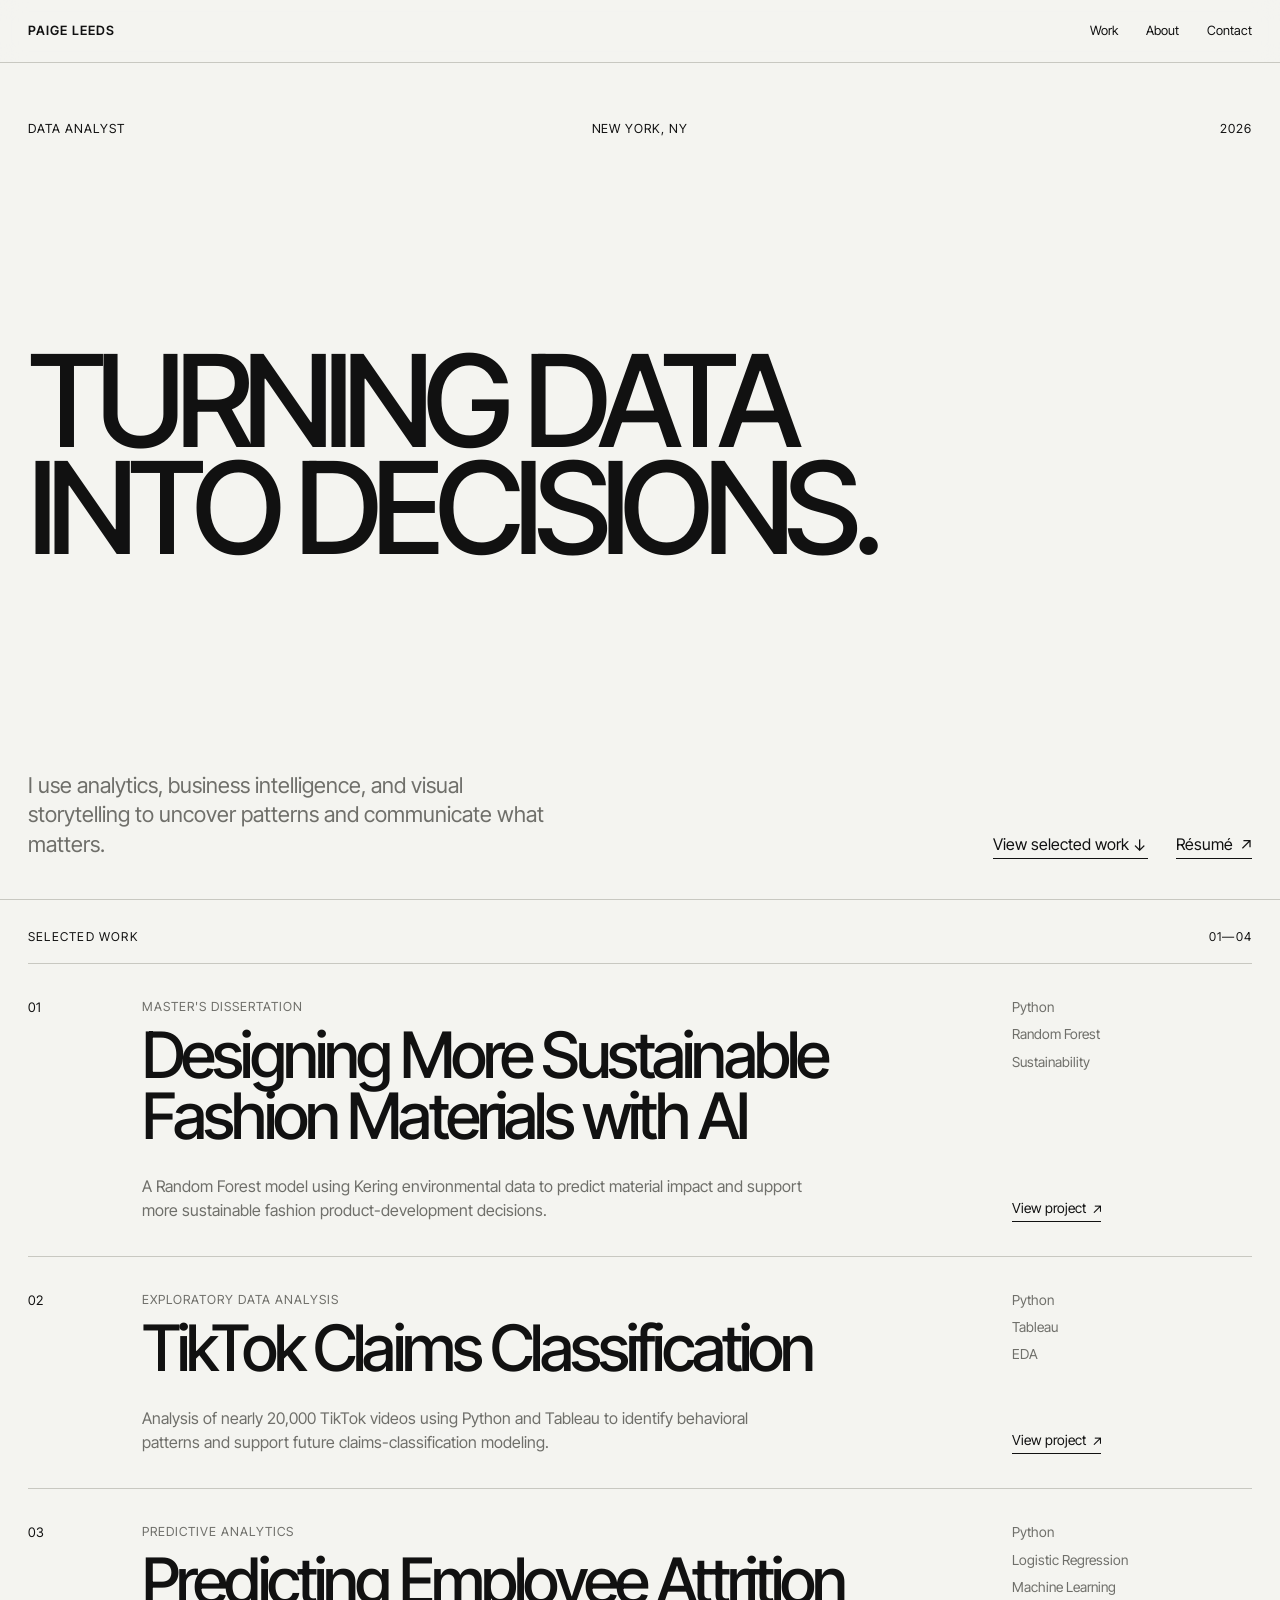
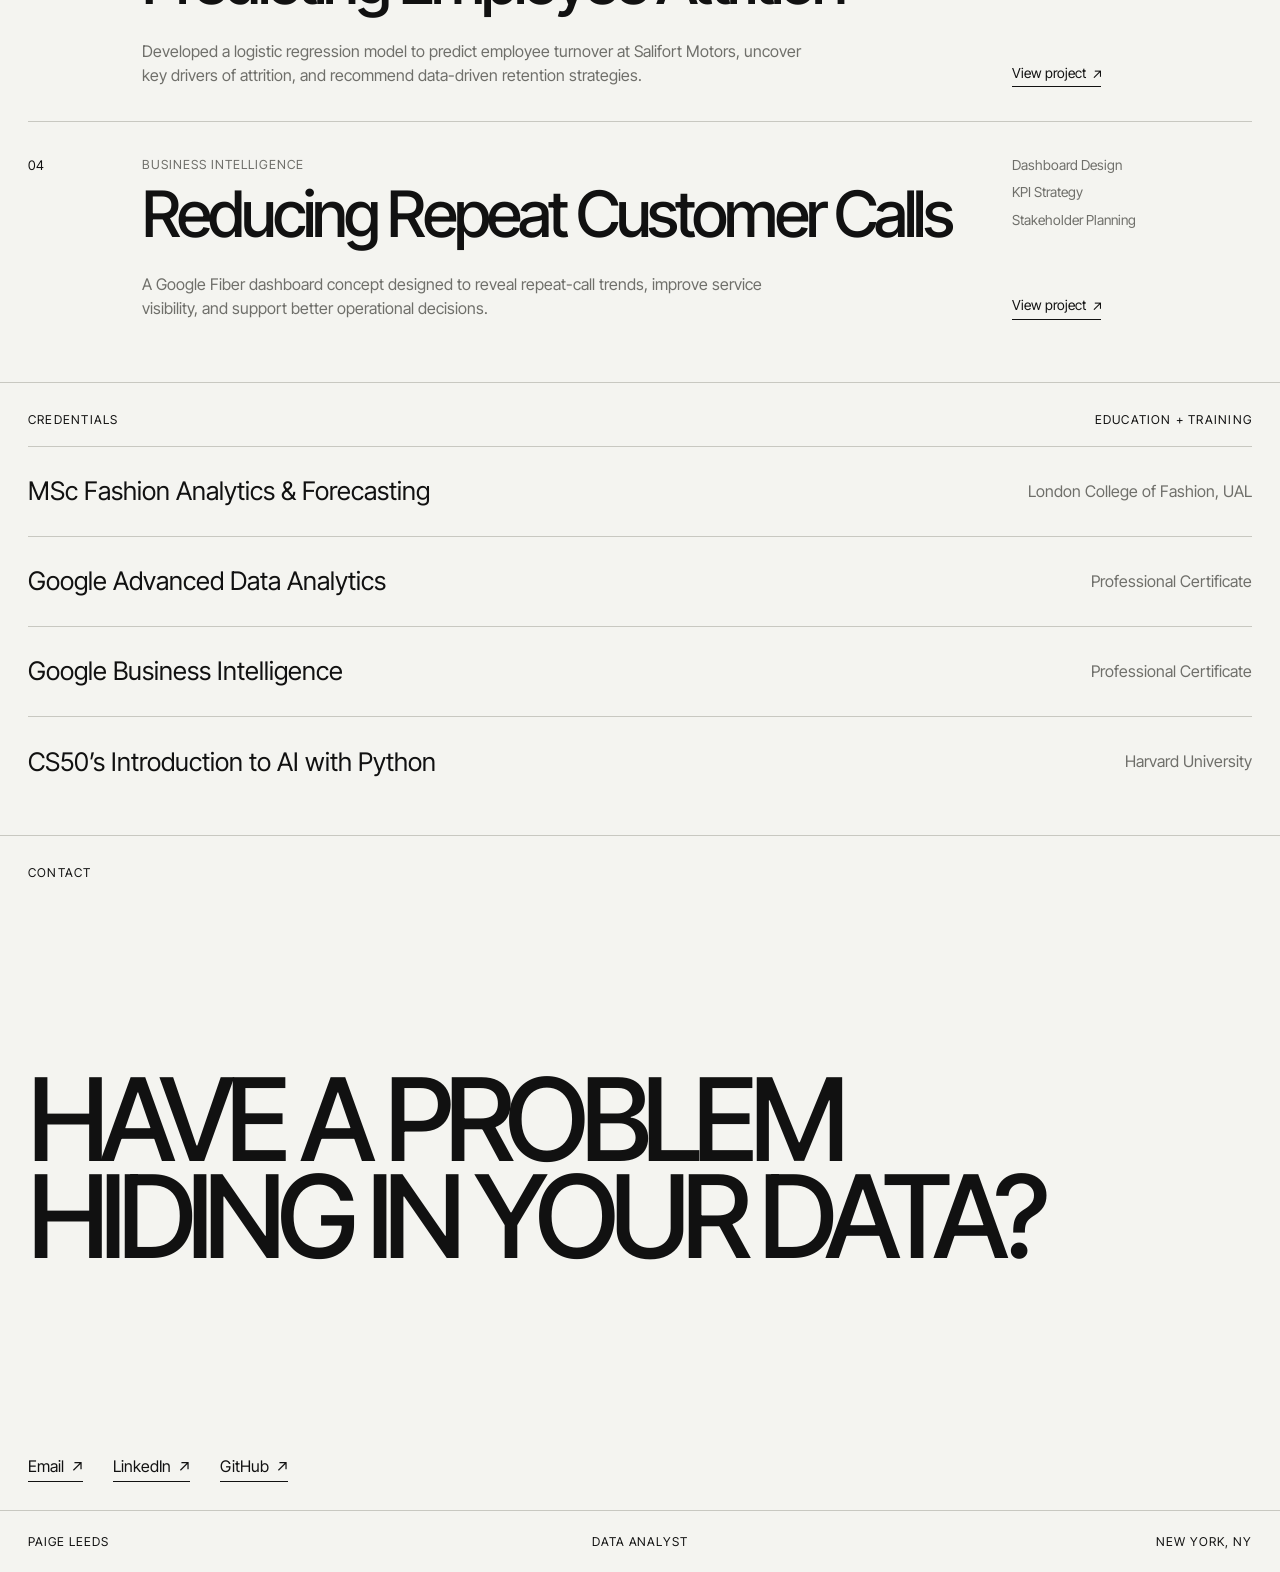
<file: index.html>
<!DOCTYPE html>
<html lang="en">
<head>
    <meta charset="UTF-8">
    <meta name="viewport" content="width=device-width, initial-scale=1.0">

    <title>Paige Leeds | Data Analyst</title>

    <meta
        name="description"
        content="Paige Leeds is a New York-based data analyst working across business intelligence, consumer insights, machine learning, and visual storytelling."
    >

    <link rel="stylesheet" href="style.css">
    <link rel="icon" href="/favicon.ico" sizes="any">
    <link rel="icon" type="image/png" sizes="32x32" href="/assets/favicon-32x32.png">
    <link rel="icon" type="image/png" sizes="16x16" href="/assets/favicon-16x16.png">
    <link rel="apple-touch-icon" sizes="180x180" href="/apple-touch-icon.png">
</head>

<body>

    <nav class="site-nav">
        <a class="wordmark" href="index.html">PAIGE LEEDS</a>
    
        <div class="nav-links">
            <a href="index.html#work">Work</a>
            <a href="about.html">About</a>
            <a href="index.html#contact">Contact</a>
        </div>
    </nav>

    <main id="top">

        <section class="hero">
            <div class="hero-meta">
                <span>Data Analyst</span>
                <span>New York, NY</span>
                <span>2026</span>
            </div>

            <h1>
                Turning data<br>
                into decisions.
            </h1>

            <div class="hero-bottom">
                <p>
                    I use analytics, business intelligence, and visual
                    storytelling to uncover patterns and communicate
                    what matters.
                </p>

            <div class="hero-links">
                <a href="#work">
                    View selected work <span class="chunky-arrow arrow-down">↖</span>
                </a>
            
                <a
                    href="assets/paige-leeds-resume.pdf"
                    target="_blank"
                    rel="noopener noreferrer"
                >
                    Résumé <span class="chunky-arrow arrow-up-right">↖</span>
                </a>
            
            </div>
            </div>
        </section>

        <section class="work" id="work">
            <div class="section-heading">
                <p>Selected Work</p>
                <p>01—04</p>
            </div>

            <article class="project">
                <div class="project-number">01</div>

                <div class="project-main">
                    <p class="project-type">
                        Master's Dissertation
                    </p>

                    <h2>
                        Designing More Sustainable Fashion Materials with AI
                    </h2>

                    <p class="project-description">
                        A Random Forest model using Kering environmental data
                        to predict material impact and support more sustainable
                        fashion product-development decisions.
                    </p>
                </div>

                <div class="project-details">
                    <p>Python</p>
                    <p>Random Forest</p>
                    <p>Sustainability</p>
                    <a href="thesis.html">
                        View project <span class="chunky-arrow arrow-up-right">↖</span>
                    </a>
                </div>
            </article>

            <article class="project">
                <div class="project-number">02</div>

                <div class="project-main">
                    <p class="project-type">
                        Exploratory Data Analysis
                    </p>

                    <h2>
                        TikTok Claims Classification
                    </h2>

                    <p class="project-description">
                        Analysis of nearly 20,000 TikTok videos using Python
                        and Tableau to identify behavioral patterns and support
                        future claims-classification modeling.
                    </p>
                </div>

                <div class="project-details">
                    <p>Python</p>
                    <p>Tableau</p>
                    <p>EDA</p>
                    <a href="tiktok.html">
                        View project <span class="chunky-arrow arrow-up-right">↖</span>
                    </a>
                </div>
            </article>
            
            <article class="project">
                <div class="project-number">03</div>

                <div class="project-main">
                    <p class="project-type">
                        Predictive Analytics
                    </p>

                    <h2>
                        Predicting Employee Attrition
                    </h2>

                    <p class="project-description">
                        Developed a logistic regression model to predict employee
                        turnover at Salifort Motors, uncover key drivers of
                        attrition, and recommend data-driven retention strategies.
                    </p>
                </div>

                <div class="project-details">
                    <p>Python</p>
                    <p>Logistic Regression</p>
                    <p>Machine Learning</p>
                    <a href="salifort.html">
                        View project <span class="chunky-arrow arrow-up-right">↖</span>
                    </a>
                </div>
            </article>

            <article class="project">
                <div class="project-number">04</div>

                <div class="project-main">
                    <p class="project-type">
                        Business Intelligence
                    </p>

                    <h2>
                        Reducing Repeat Customer Calls
                    </h2>

                    <p class="project-description">
                        A Google Fiber dashboard concept designed to reveal
                        repeat-call trends, improve service visibility, and
                        support better operational decisions.
                    </p>
                </div>

                <div class="project-details">
                    <p>Dashboard Design</p>
                    <p>KPI Strategy</p>
                    <p>Stakeholder Planning</p>
                    <a href="google-fiber.html">
                        View project <span class="chunky-arrow arrow-up-right">↖</span>
                    </a>
                </div>
            </article>
        </section>

        <section class="credentials">
            <div class="section-heading">
                <p>Credentials</p>
                <p>Education + Training</p>
            </div>

            <div class="credential-row">
                <p>MSc Fashion Analytics &amp; Forecasting</p>
                <p>London College of Fashion, UAL</p>
            </div>

            <div class="credential-row">
                <p>Google Advanced Data Analytics</p>
                <p>Professional Certificate</p>
            </div>

            <div class="credential-row">
                <p>Google Business Intelligence</p>
                <p>Professional Certificate</p>
            </div>

            <div class="credential-row">
                <p>CS50’s Introduction to AI with Python</p>
                <p>Harvard University</p>
            </div>
        </section>

        <section class="contact" id="contact">
            <p class="contact-label">Contact</p>

            <h2>
                Have a problem<br>
                hiding in your data?
            </h2>

            <div class="contact-links">
                <a href="mailto:leedspaige@gmail.com">
                    Email <span class="chunky-arrow arrow-up-right">↖</span>
                </a>

                <a
                    href="https://www.linkedin.com/in/paigeleeds"
                    target="_blank"
                    rel="noopener noreferrer"
                >
                    LinkedIn <span class="chunky-arrow arrow-up-right">↖</span>
                </a>

                <a
                    href="https://github.com/leedspaige"
                    target="_blank"
                    rel="noopener noreferrer"
                >
                    GitHub <span class="chunky-arrow arrow-up-right">↖</span>
                </a>
            </div>
        </section>

    </main>

    <footer>
        <p>Paige Leeds</p>
        <p>Data Analyst</p>
        <p>New York, NY</p>
    </footer>

</body>
</html>
</file>
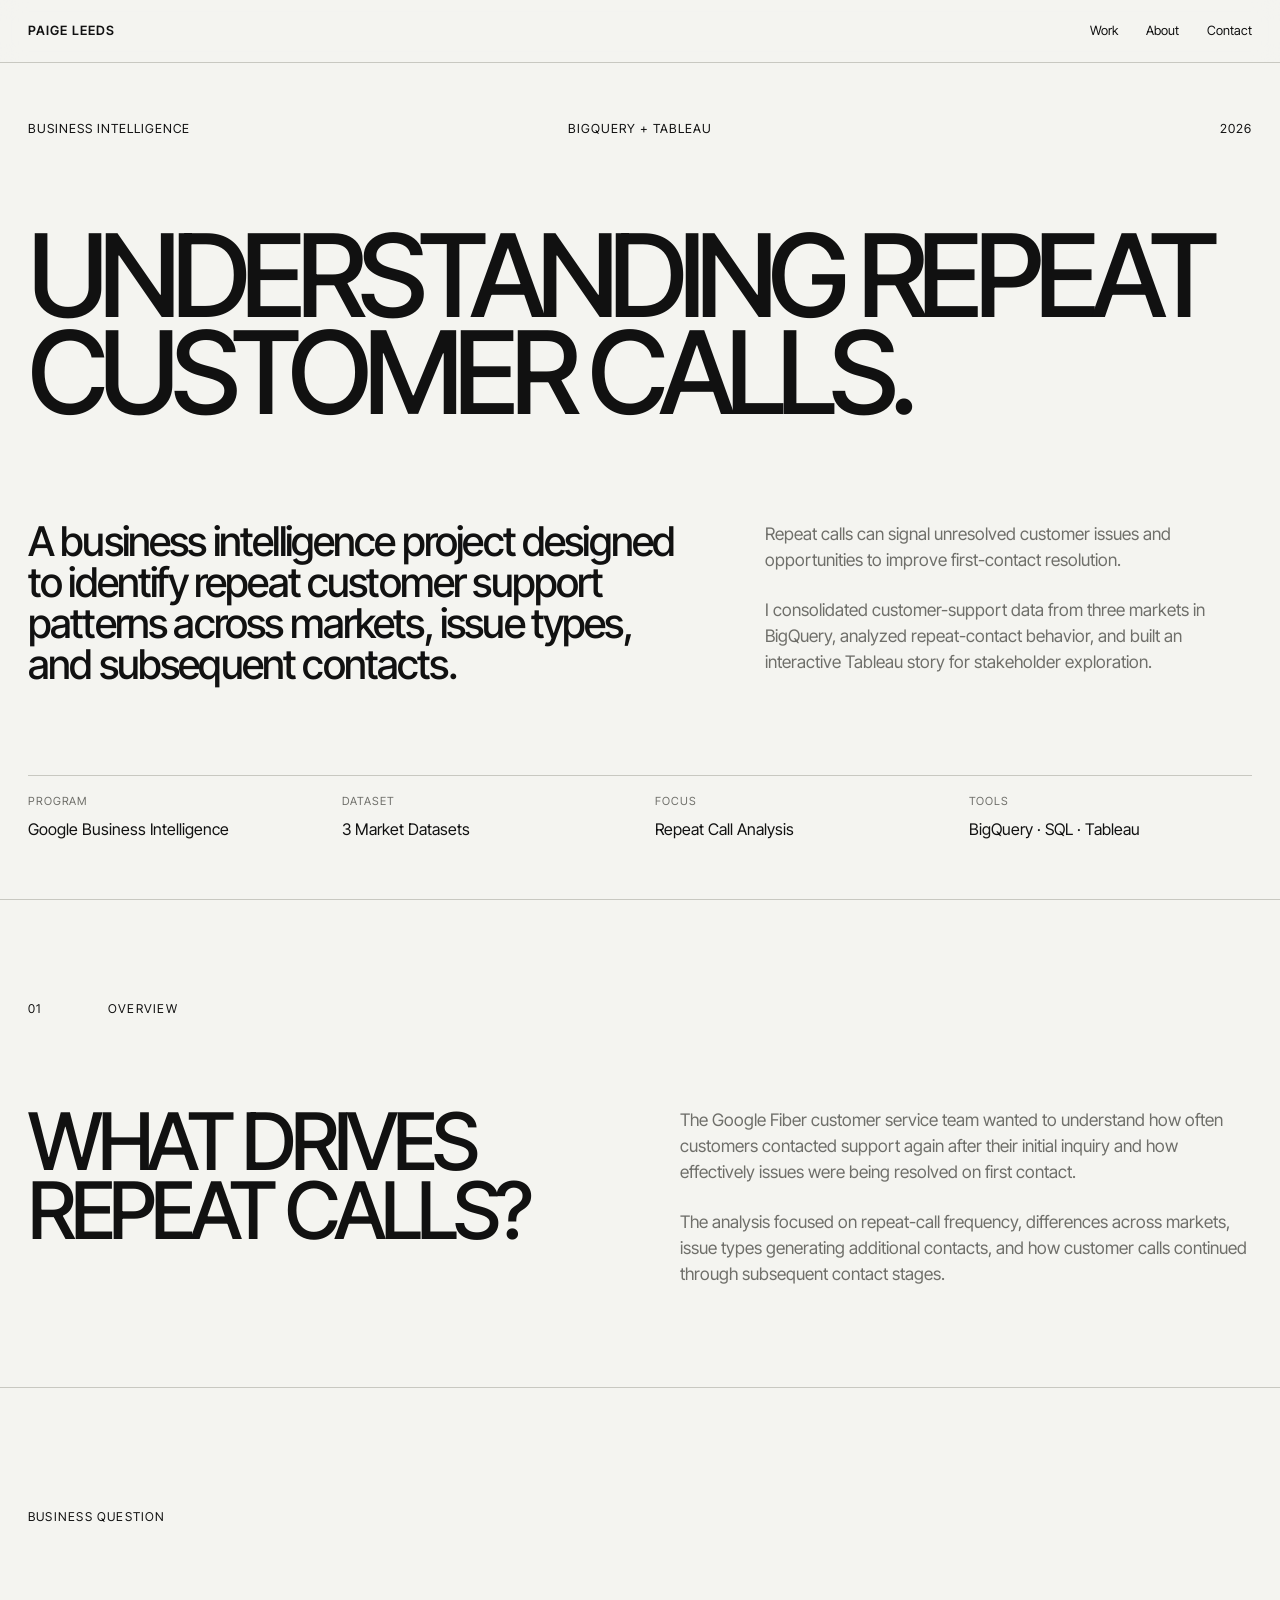
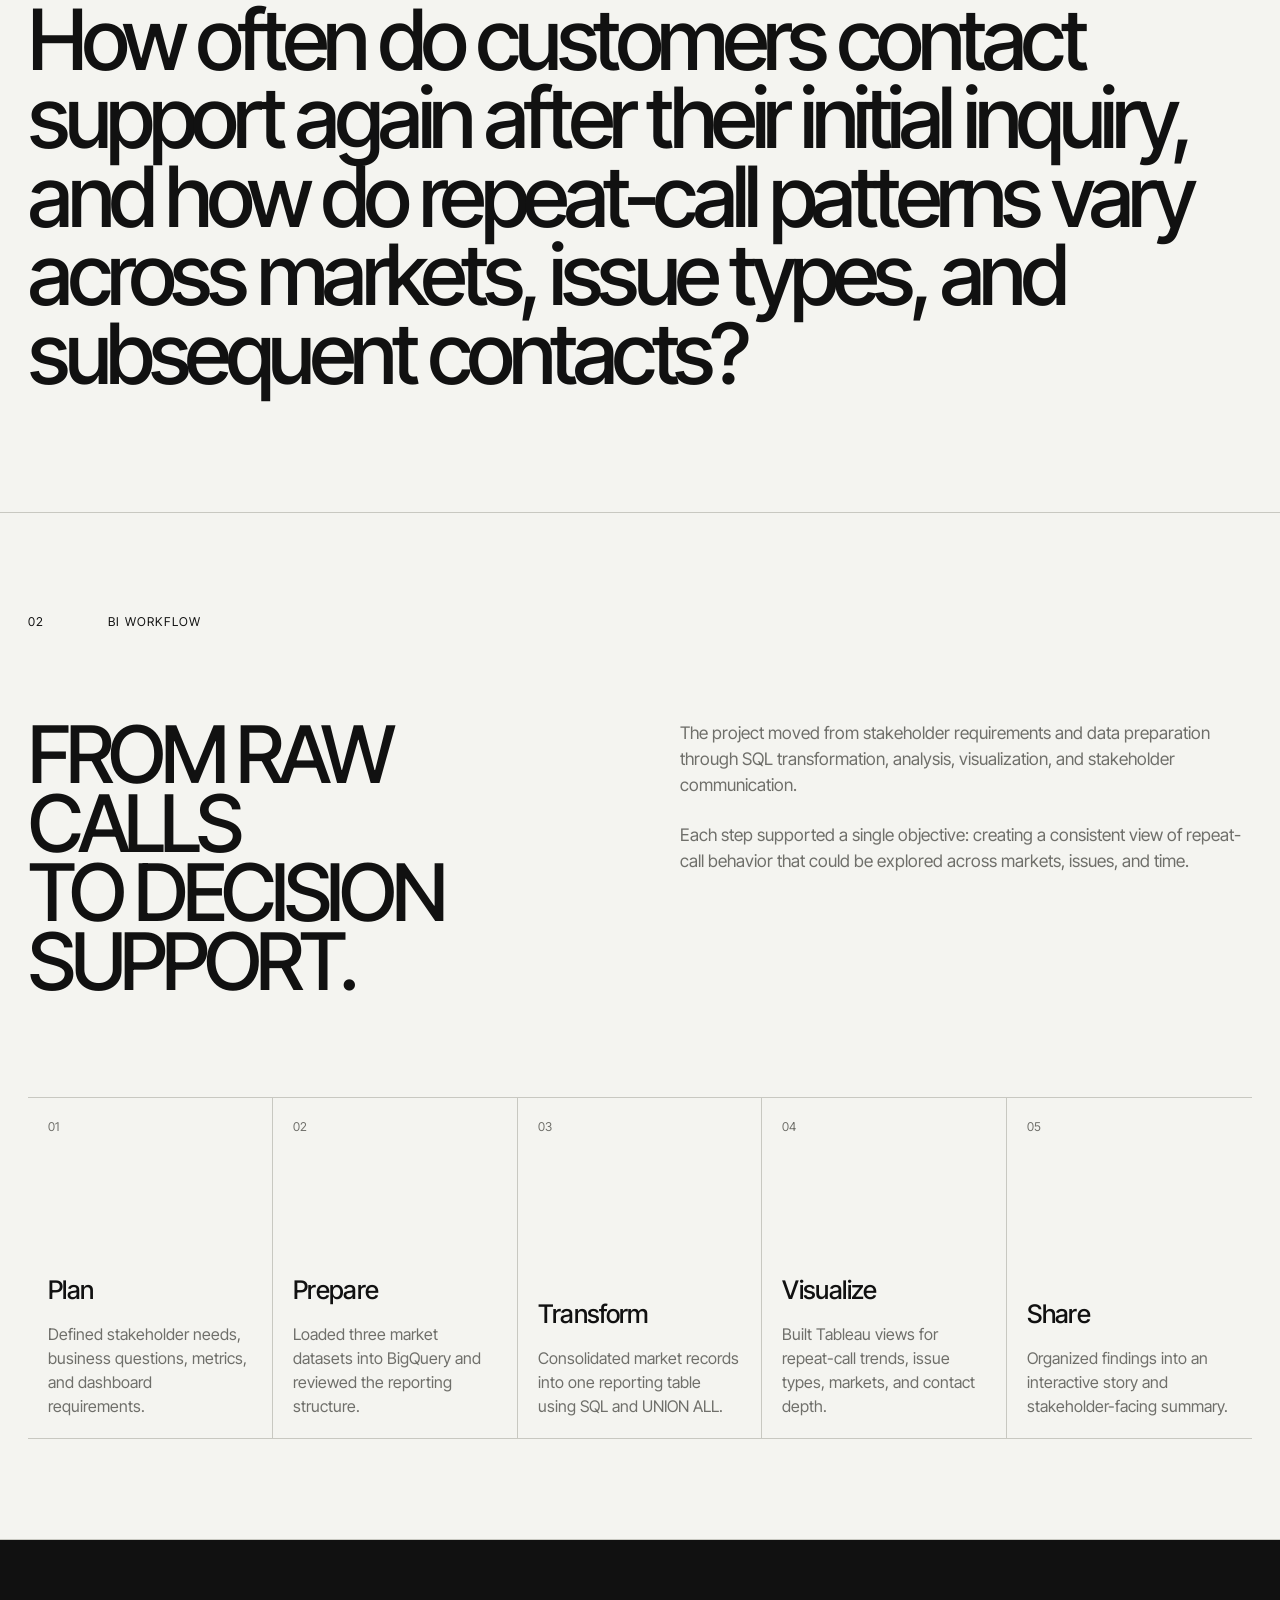
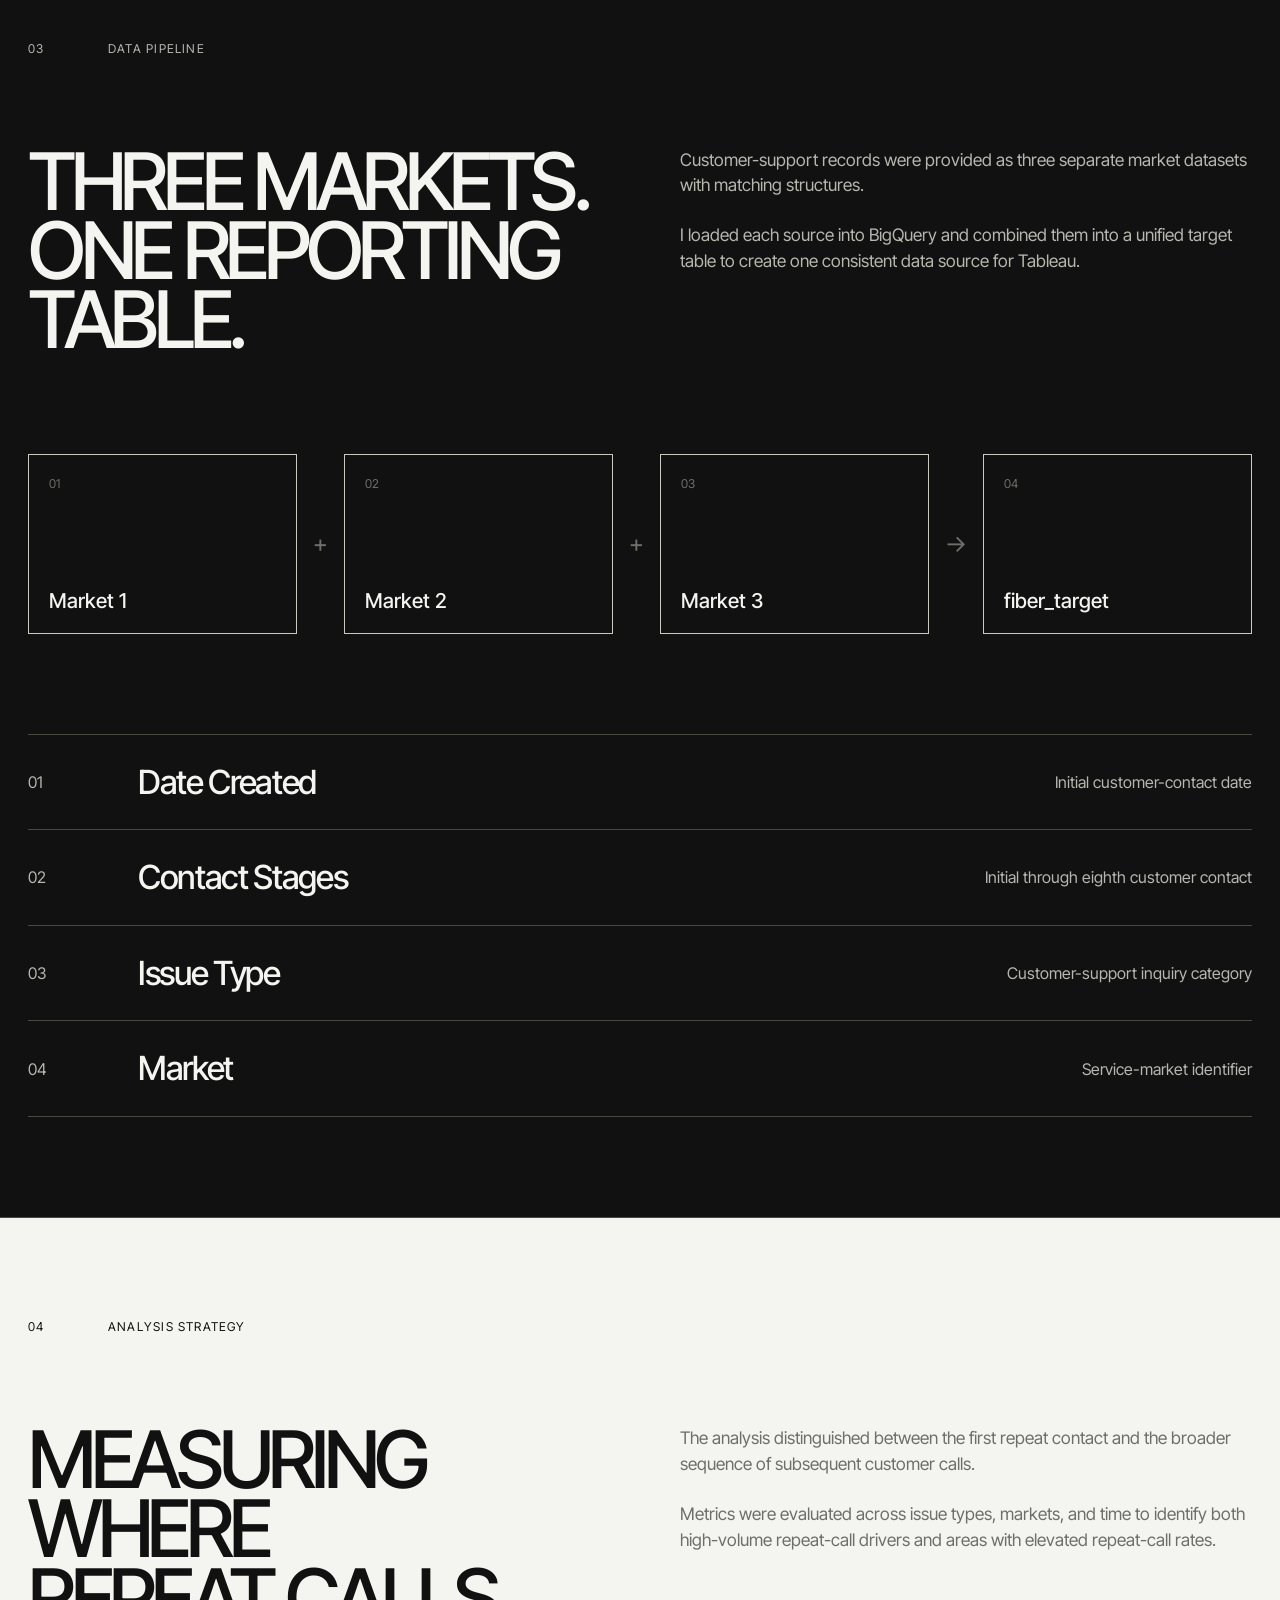
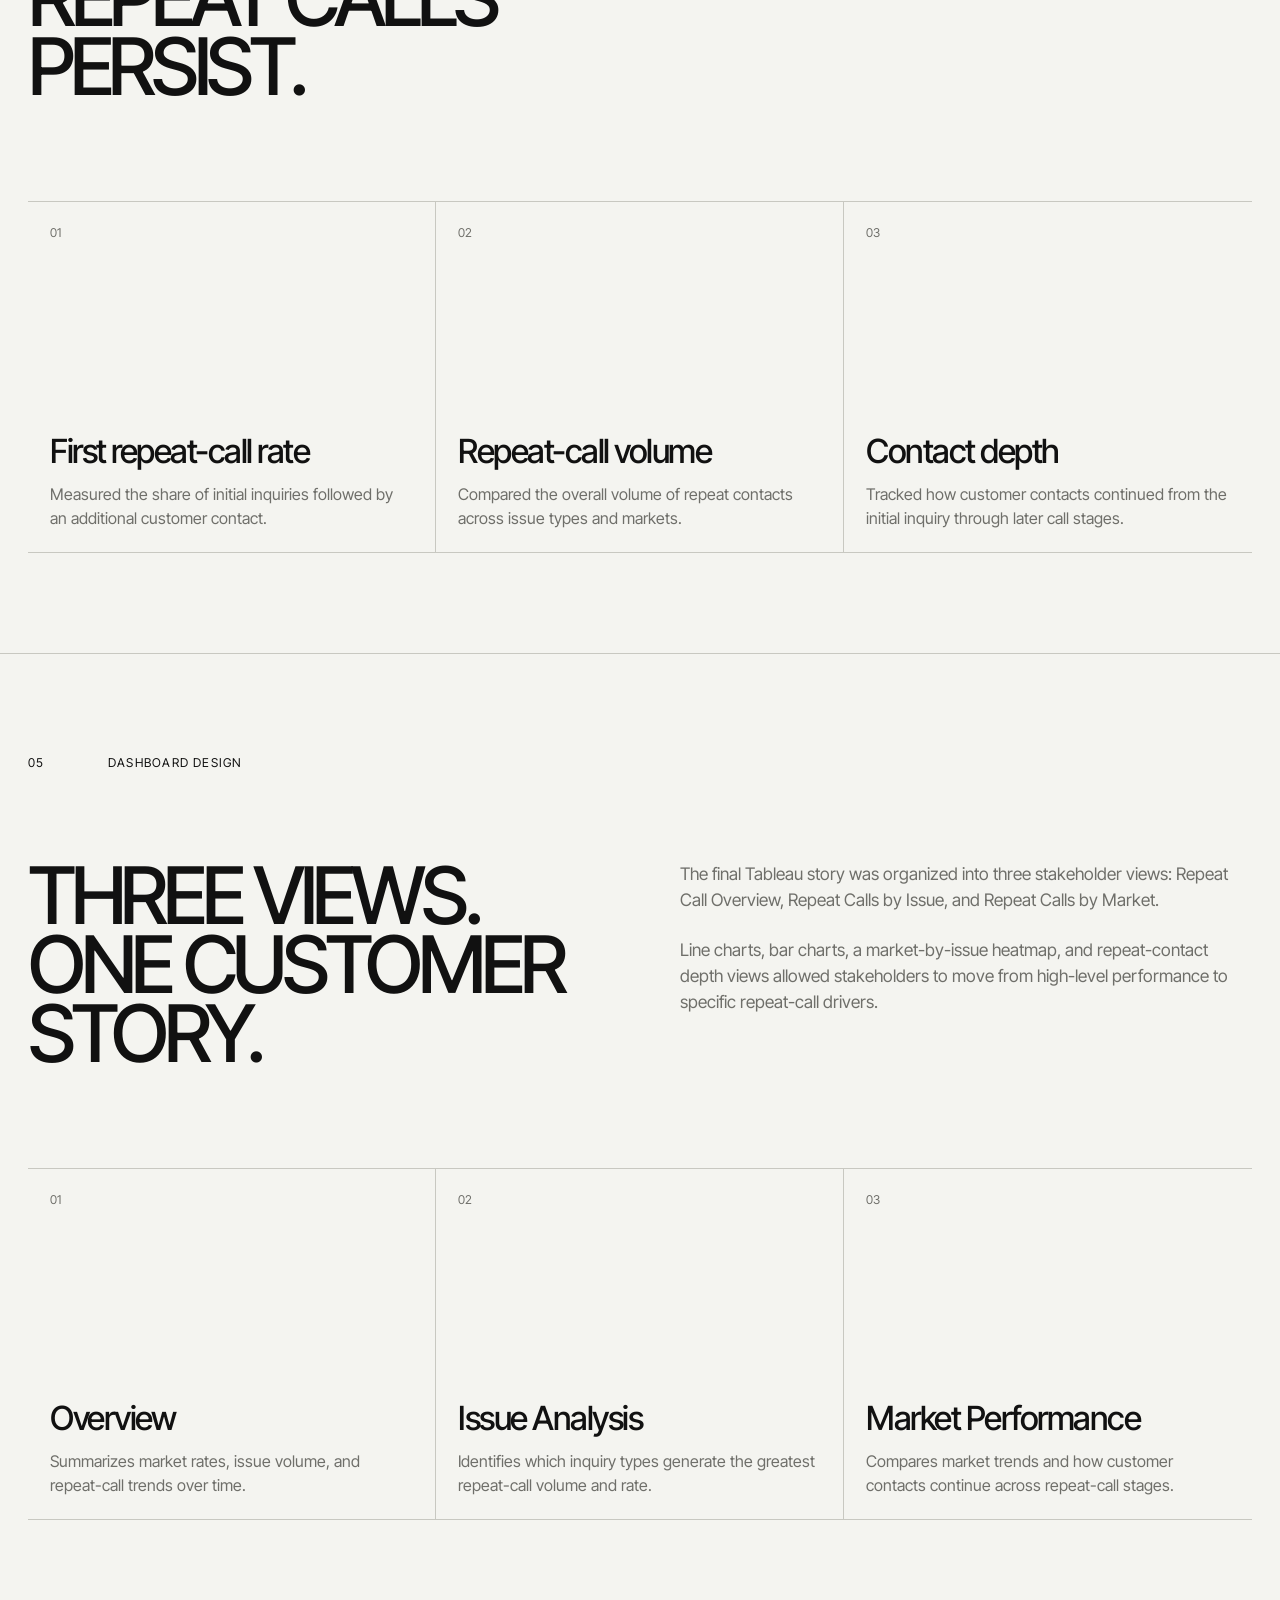
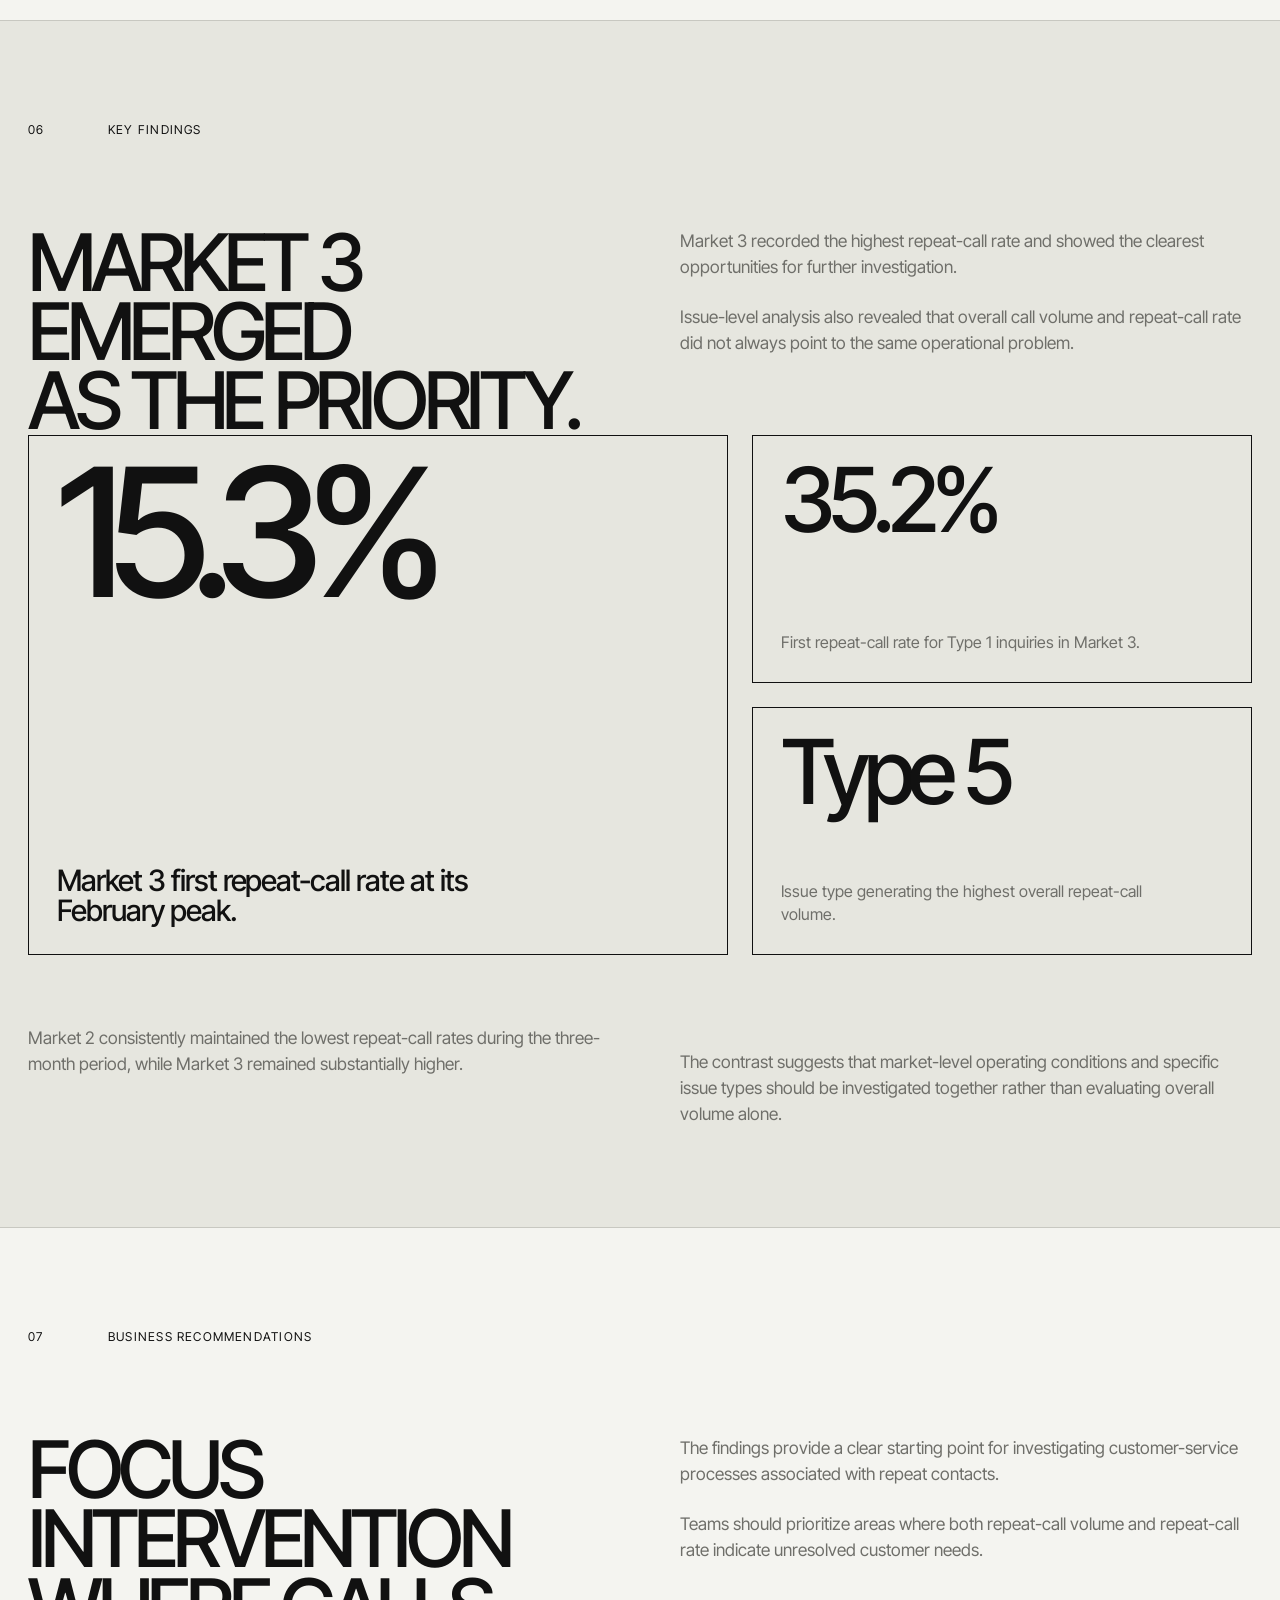
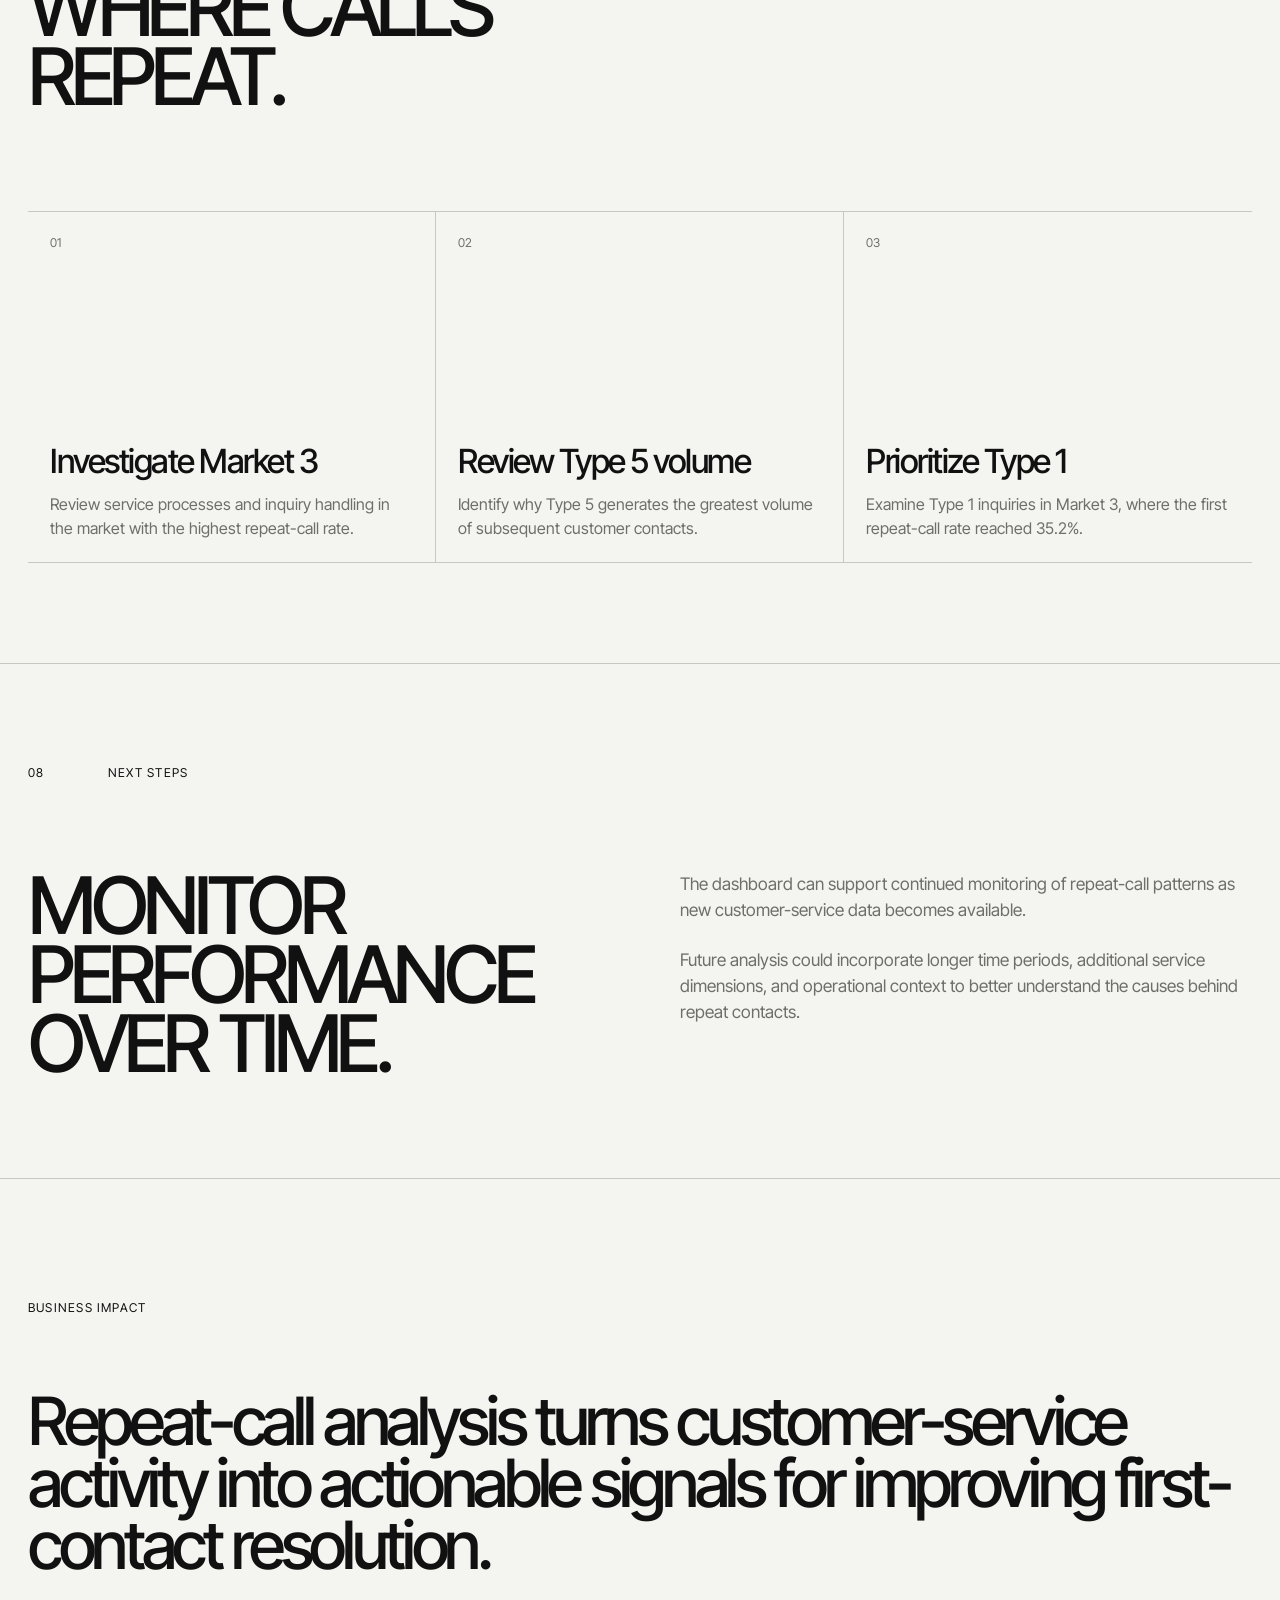
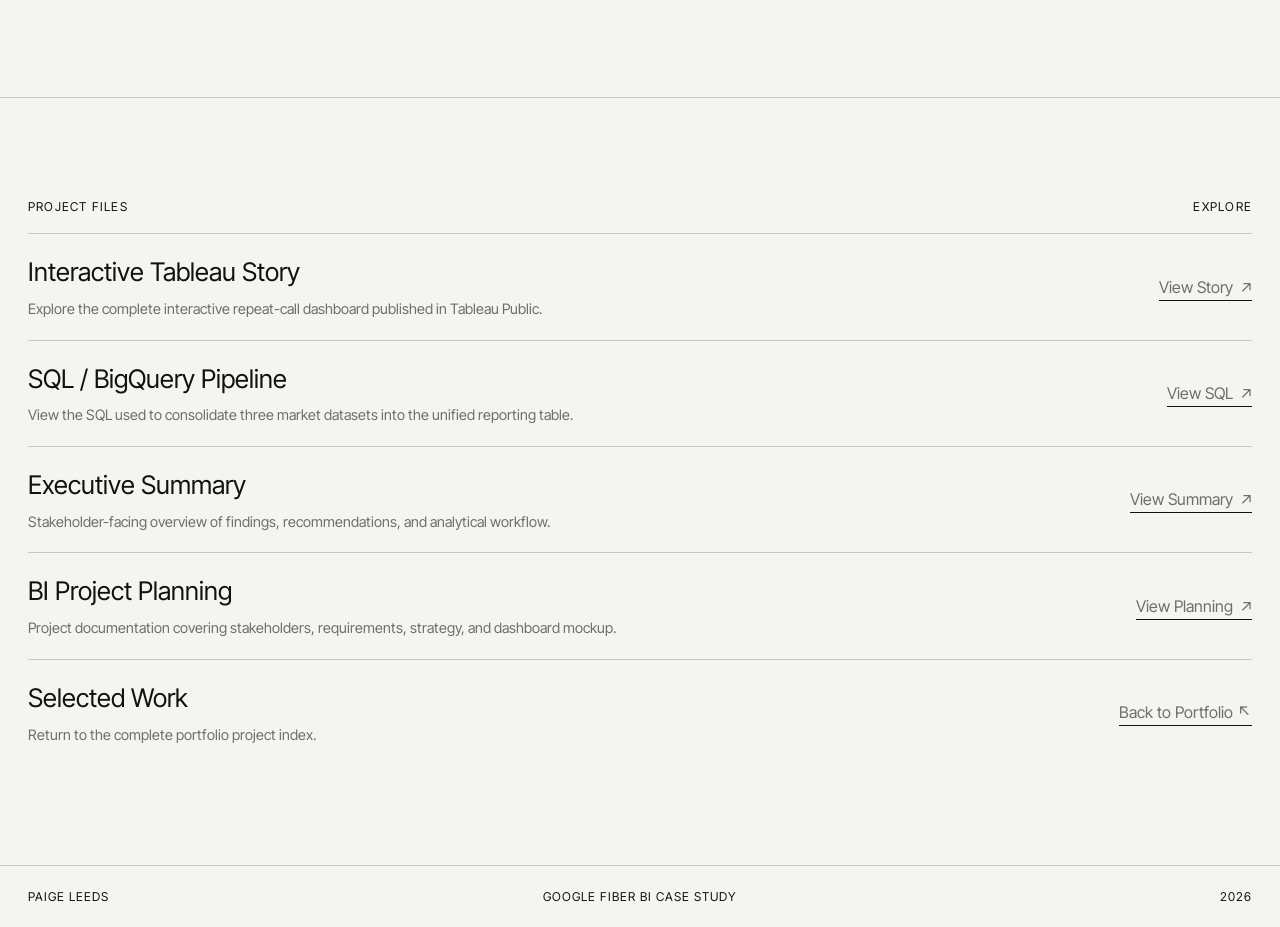
<file: google-fiber.html>
<!DOCTYPE html>
<html lang="en">
<head>
    <meta charset="UTF-8">

    <meta
        name="viewport"
        content="width=device-width, initial-scale=1.0"
    >

    <title>
        Google Fiber Repeat Calls Analysis | Paige Leeds
    </title>

    <meta
        name="description"
        content="A business intelligence case study by Paige Leeds analyzing repeat customer support calls across markets and issue types using BigQuery, SQL, and Tableau."
    >

    <link rel="stylesheet" href="style.css">
    <link rel="icon" href="/favicon.ico" sizes="any">
    <link rel="icon" type="image/png" sizes="32x32" href="/assets/favicon-32x32.png">
    <link rel="icon" type="image/png" sizes="16x16" href="/assets/favicon-16x16.png">
    <link rel="apple-touch-icon" sizes="180x180" href="/apple-touch-icon.png">
</head>

<body class="case-study-page google-fiber-page">

    <nav class="site-nav">
        <a class="wordmark" href="index.html">PAIGE LEEDS</a>

        <div class="nav-links">
            <a href="index.html#work">Work</a>
            <a href="index.html#about">About</a>
            <a href="index.html#contact">Contact</a>
        </div>
    </nav>

    <main>

        <section class="case-hero">

            <div class="case-kicker">
                <span>Business Intelligence</span>
                <span>BigQuery + Tableau</span>
                <span>2026</span>
            </div>

            <h1 class="desktop-title">
                Understanding repeat customer calls.
            </h1>
            
            <h1 class="mobile-title">
                Under-<br>
                standing<br>
                repeat<br>
                customer<br>
                calls.
            </h1>

            <div class="case-intro">

                <p class="case-intro-large">
                    A business intelligence project designed to identify
                    repeat customer support patterns across markets,
                    issue types, and subsequent contacts.
                </p>

                <div class="case-summary">
                    <p>
                        Repeat calls can signal unresolved customer issues
                        and opportunities to improve first-contact resolution.
                    </p>

                    <p>
                        I consolidated customer-support data from three markets
                        in BigQuery, analyzed repeat-contact behavior, and built
                        an interactive Tableau story for stakeholder exploration.
                    </p>
                </div>

            </div>

            <div class="case-meta-grid">

                <div>
                    <p class="case-meta-label">Program</p>
                    <p>Google Business Intelligence</p>
                </div>

                <div>
                    <p class="case-meta-label">Dataset</p>
                    <p>3 Market Datasets</p>
                </div>

                <div>
                    <p class="case-meta-label">Focus</p>
                    <p>Repeat Call Analysis</p>
                </div>

                <div>
                    <p class="case-meta-label">Tools</p>
                    <p>BigQuery · SQL · Tableau</p>
                </div>

            </div>

        </section>


        <section class="case-section">

            <div class="case-section-label">
                <p>01</p>
                <p>Overview</p>
            </div>

            <div class="case-two-column">

                <h2>
                    What drives<br>
                    repeat calls?
                </h2>

                <div class="case-body-copy">
                    <p>
                        The Google Fiber customer service team wanted to
                        understand how often customers contacted support again
                        after their initial inquiry and how effectively issues
                        were being resolved on first contact.
                    </p>

                    <p>
                        The analysis focused on repeat-call frequency,
                        differences across markets, issue types generating
                        additional contacts, and how customer calls continued
                        through subsequent contact stages.
                    </p>
                </div>

            </div>

        </section>


        <section class="case-statement">

            <p class="statement-label">Business Question</p>

            <blockquote>
                How often do customers contact support again after their
                initial inquiry, and how do repeat-call patterns vary
                across markets, issue types, and subsequent contacts?
            </blockquote>

        </section>


        <section class="case-section">

            <div class="case-section-label">
                <p>02</p>
                <p>BI Workflow</p>
            </div>

            <div class="case-two-column">

                <h2>
                    From raw calls<br>
                    to decision support.
                </h2>

                <div class="case-body-copy">
                    <p>
                        The project moved from stakeholder requirements and
                        data preparation through SQL transformation, analysis,
                        visualization, and stakeholder communication.
                    </p>

                    <p>
                        Each step supported a single objective: creating a
                        consistent view of repeat-call behavior that could be
                        explored across markets, issues, and time.
                    </p>
                </div>

            </div>


            <div class="process-grid">

                <div class="process-step">
                    <p class="process-number">01</p>

                    <h3>Plan</h3>

                    <p>
                        Defined stakeholder needs, business questions,
                        metrics, and dashboard requirements.
                    </p>
                </div>

                <div class="process-step">
                    <p class="process-number">02</p>

                    <h3>Prepare</h3>

                    <p>
                        Loaded three market datasets into BigQuery and
                        reviewed the reporting structure.
                    </p>
                </div>

                <div class="process-step">
                    <p class="process-number">03</p>

                    <h3>Transform</h3>

                    <p>
                        Consolidated market records into one reporting
                        table using SQL and UNION ALL.
                    </p>
                </div>

                <div class="process-step">
                    <p class="process-number">04</p>

                    <h3>Visualize</h3>

                    <p>
                        Built Tableau views for repeat-call trends,
                        issue types, markets, and contact depth.
                    </p>
                </div>

                <div class="process-step">
                    <p class="process-number">05</p>

                    <h3>Share</h3>

                    <p>
                        Organized findings into an interactive story
                        and stakeholder-facing summary.
                    </p>
                </div>

            </div>

        </section>


        <section class="case-section case-section-dark">

            <div class="case-section-label">
                <p>03</p>
                <p>Data Pipeline</p>
            </div>

            <div class="case-two-column">

                <h2>
                    Three markets.<br>
                    One reporting table.
                </h2>

                <div class="case-body-copy">
                    <p>
                        Customer-support records were provided as three
                        separate market datasets with matching structures.
                    </p>

                    <p>
                        I loaded each source into BigQuery and combined them
                        into a unified target table to create one consistent
                        data source for Tableau.
                    </p>
                </div>

            </div>

            <div class="model-flow">

                <div>
                    <span>01</span>
                    <p>Market 1</p>
                </div>

                <span class="flow-arrow">+</span>

                <div>
                    <span>02</span>
                    <p>Market 2</p>
                </div>

                <span class="flow-arrow">+</span>

                <div>
                    <span>03</span>
                    <p>Market 3</p>
                </div>

                <span class="flow-arrow">→</span>

                <div>
                    <span>04</span>
                    <p>fiber_target</p>
                </div>

            </div>

            <div class="metric-list">

                <div class="metric-row">
                    <p>01</p>
                    <h3>Date Created</h3>
                    <p>Initial customer-contact date</p>
                </div>

                <div class="metric-row">
                    <p>02</p>
                    <h3>Contact Stages</h3>
                    <p>Initial through eighth customer contact</p>
                </div>

                <div class="metric-row">
                    <p>03</p>
                    <h3>Issue Type</h3>
                    <p>Customer-support inquiry category</p>
                </div>

                <div class="metric-row">
                    <p>04</p>
                    <h3>Market</h3>
                    <p>Service-market identifier</p>
                </div>

            </div>

        </section>


        <section class="case-section">

            <div class="case-section-label">
                <p>04</p>
                <p>Analysis Strategy</p>
            </div>

            <div class="case-two-column">

                <h2>
                    Measuring where<br>
                    repeat calls persist.
                </h2>

                <div class="case-body-copy">
                    <p>
                        The analysis distinguished between the first repeat
                        contact and the broader sequence of subsequent
                        customer calls.
                    </p>

                    <p>
                        Metrics were evaluated across issue types, markets,
                        and time to identify both high-volume repeat-call
                        drivers and areas with elevated repeat-call rates.
                    </p>
                </div>

            </div>

            <div class="impact-grid">

                <article>
                    <p>01</p>

                    <h3>First repeat-call rate</h3>

                    <p>
                        Measured the share of initial inquiries followed
                        by an additional customer contact.
                    </p>
                </article>

                <article>
                    <p>02</p>

                    <h3>Repeat-call volume</h3>

                    <p>
                        Compared the overall volume of repeat contacts
                        across issue types and markets.
                    </p>
                </article>

                <article>
                    <p>03</p>

                    <h3>Contact depth</h3>

                    <p>
                        Tracked how customer contacts continued from the
                        initial inquiry through later call stages.
                    </p>
                </article>

            </div>

        </section>


        <section class="case-section">

            <div class="case-section-label">
                <p>05</p>
                <p>Dashboard Design</p>
            </div>

            <div class="case-two-column">

                <h2>
                    Three views.<br>
                    One customer story.
                </h2>

                <div class="case-body-copy">
                    <p>
                        The final Tableau story was organized into three
                        stakeholder views: Repeat Call Overview,
                        Repeat Calls by Issue, and Repeat Calls by Market.
                    </p>

                    <p>
                        Line charts, bar charts, a market-by-issue heatmap,
                        and repeat-contact depth views allowed stakeholders
                        to move from high-level performance to specific
                        repeat-call drivers.
                    </p>
                </div>

            </div>

            <div class="impact-grid">

                <article>
                    <p>01</p>

                    <h3>Overview</h3>

                    <p>
                        Summarizes market rates, issue volume, and
                        repeat-call trends over time.
                    </p>
                </article>

                <article>
                    <p>02</p>

                    <h3>Issue Analysis</h3>

                    <p>
                        Identifies which inquiry types generate the
                        greatest repeat-call volume and rate.
                    </p>
                </article>

                <article>
                    <p>03</p>

                    <h3>Market Performance</h3>

                    <p>
                        Compares market trends and how customer contacts
                        continue across repeat-call stages.
                    </p>
                </article>

            </div>

        </section>


        <section class="case-section results-section">

            <div class="case-section-label">
                <p>06</p>
                <p>Key Findings</p>
            </div>

            <div class="case-two-column">

                <h2>
                    Market 3 emerged<br>
                    as the priority.
                </h2>

                <div class="case-body-copy">
                    <p>
                        Market 3 recorded the highest repeat-call rate
                        and showed the clearest opportunities for further
                        investigation.
                    </p>

                    <p>
                        Issue-level analysis also revealed that overall
                        call volume and repeat-call rate did not always
                        point to the same operational problem.
                    </p>
                </div>

            </div>

            <div class="results-hero">

                <div class="result-primary">

                    <p class="result-value">15.3%</p>

                    <p class="result-caption">
                        Market 3 first repeat-call rate at its February peak.
                    </p>

                </div>

                <div class="result-secondary">

                    <div class="result-card">

                        <p class="result-value-small">35.2%</p>

                        <p>
                            First repeat-call rate for Type 1 inquiries
                            in Market 3.
                        </p>

                    </div>

                    <div class="result-card">

                        <p class="result-value-small">Type 5</p>

                        <p>
                            Issue type generating the highest overall
                            repeat-call volume.
                        </p>

                    </div>

                </div>

            </div>

            <div class="result-explanation">

                <p>
                    Market 2 consistently maintained the lowest repeat-call
                    rates during the three-month period, while Market 3
                    remained substantially higher.
                </p>

                <p>
                    The contrast suggests that market-level operating
                    conditions and specific issue types should be investigated
                    together rather than evaluating overall volume alone.
                </p>

            </div>

        </section>


        <section class="case-section">

            <div class="case-section-label">
                <p>07</p>
                <p>Business Recommendations</p>
            </div>

            <div class="case-two-column">

                <h2>
                    Focus intervention<br>
                    where calls repeat.
                </h2>

                <div class="case-body-copy">
                    <p>
                        The findings provide a clear starting point for
                        investigating customer-service processes associated
                        with repeat contacts.
                    </p>

                    <p>
                        Teams should prioritize areas where both repeat-call
                        volume and repeat-call rate indicate unresolved
                        customer needs.
                    </p>
                </div>

            </div>

            <div class="impact-grid">

                <article>
                    <p>01</p>

                    <h3>Investigate Market 3</h3>

                    <p>
                        Review service processes and inquiry handling in
                        the market with the highest repeat-call rate.
                    </p>
                </article>

                <article>
                    <p>02</p>

                    <h3>Review Type 5 volume</h3>

                    <p>
                        Identify why Type 5 generates the greatest volume
                        of subsequent customer contacts.
                    </p>
                </article>

                <article>
                    <p>03</p>

                    <h3>Prioritize Type 1</h3>

                    <p>
                        Examine Type 1 inquiries in Market 3, where the
                        first repeat-call rate reached 35.2%.
                    </p>
                </article>

            </div>

        </section>


        <section class="case-section">

            <div class="case-section-label">
                <p>08</p>
                <p>Next Steps</p>
            </div>

            <div class="case-two-column">

                <h2>
                    Monitor performance<br>
                    over time.
                </h2>

                <div class="case-body-copy">
                    <p>
                        The dashboard can support continued monitoring of
                        repeat-call patterns as new customer-service data
                        becomes available.
                    </p>

                    <p>
                        Future analysis could incorporate longer time periods,
                        additional service dimensions, and operational context
                        to better understand the causes behind repeat contacts.
                    </p>
                </div>

            </div>

        </section>


        <section class="case-statement reflection-section">

            <p class="statement-label">Business Impact</p>

            <blockquote>
                Repeat-call analysis turns customer-service activity into
                actionable signals for improving first-contact resolution.
            </blockquote>

        </section>


        <section class="case-section">

            <div class="section-heading">
                <p>Project Files</p>
                <p>Explore</p>
            </div>

            <div class="credential-row">
                <div>
                    <p>Interactive Tableau Story</p>

                    <small>
                        Explore the complete interactive repeat-call
                        dashboard published in Tableau Public.
                    </small>
                </div>

                <p>
                    <a
                        href="https://public.tableau.com/app/profile/paige.leeds5595/viz/GoogleFiberRepeatCallsAnalysis/RepeatCallsAnalysis"
                        target="_blank"
                        rel="noopener noreferrer"
                    >
                        View Story <span class="chunky-arrow arrow-up-right">↖</span>
                    </a>
                </p>
            </div>

            <div class="credential-row">
                <div>
                    <p>SQL / BigQuery Pipeline</p>

                    <small>
                        View the SQL used to consolidate three market
                        datasets into the unified reporting table.
                    </small>
                </div>

                <p>
                    <a
                        href="https://github.com/leedspaige/leedspaige.github.io/blob/main/google_fiber_pipeline.sql"
                        target="_blank"
                        rel="noopener noreferrer"
                    >
                        View SQL <span class="chunky-arrow arrow-up-right">↖</span>
                    </a>
                </p>
            </div>

            <div class="credential-row">
                <div>
                    <p>Executive Summary</p>

                    <small>
                        Stakeholder-facing overview of findings,
                        recommendations, and analytical workflow.
                    </small>
                </div>

                <p>
                    <a
                        href="google-fiber-executive-summary.pdf"
                        target="_blank"
                        rel="noopener noreferrer"
                    >
                        View Summary <span class="chunky-arrow arrow-up-right">↖</span>
                    </a>
                </p>
            </div>

            <div class="credential-row">
                <div>
                    <p>BI Project Planning</p>

                    <small>
                        Project documentation covering stakeholders,
                        requirements, strategy, and dashboard mockup.
                    </small>
                </div>

                <p>
                    <a
                        href="google-fiber-bi-project-planning.pdf"
                        target="_blank"
                        rel="noopener noreferrer"
                    >
                        View Planning <span class="chunky-arrow arrow-up-right">↖</span>
                    </a>
                </p>
            </div>

            <div class="credential-row">
                <div>
                    <p>Selected Work</p>

                    <small>
                        Return to the complete portfolio project index.
                    </small>
                </div>

                <p>
                    <a href="index.html#work">
                        Back to Portfolio <span class="chunky-arrow">↖</span>
                    </a>
                </p>
            </div>

        </section>

    </main>

    <footer>
        <p>Paige Leeds</p>
        <p>Google Fiber BI Case Study</p>
        <p>2026</p>
    </footer>

</body>
</html>
</file>
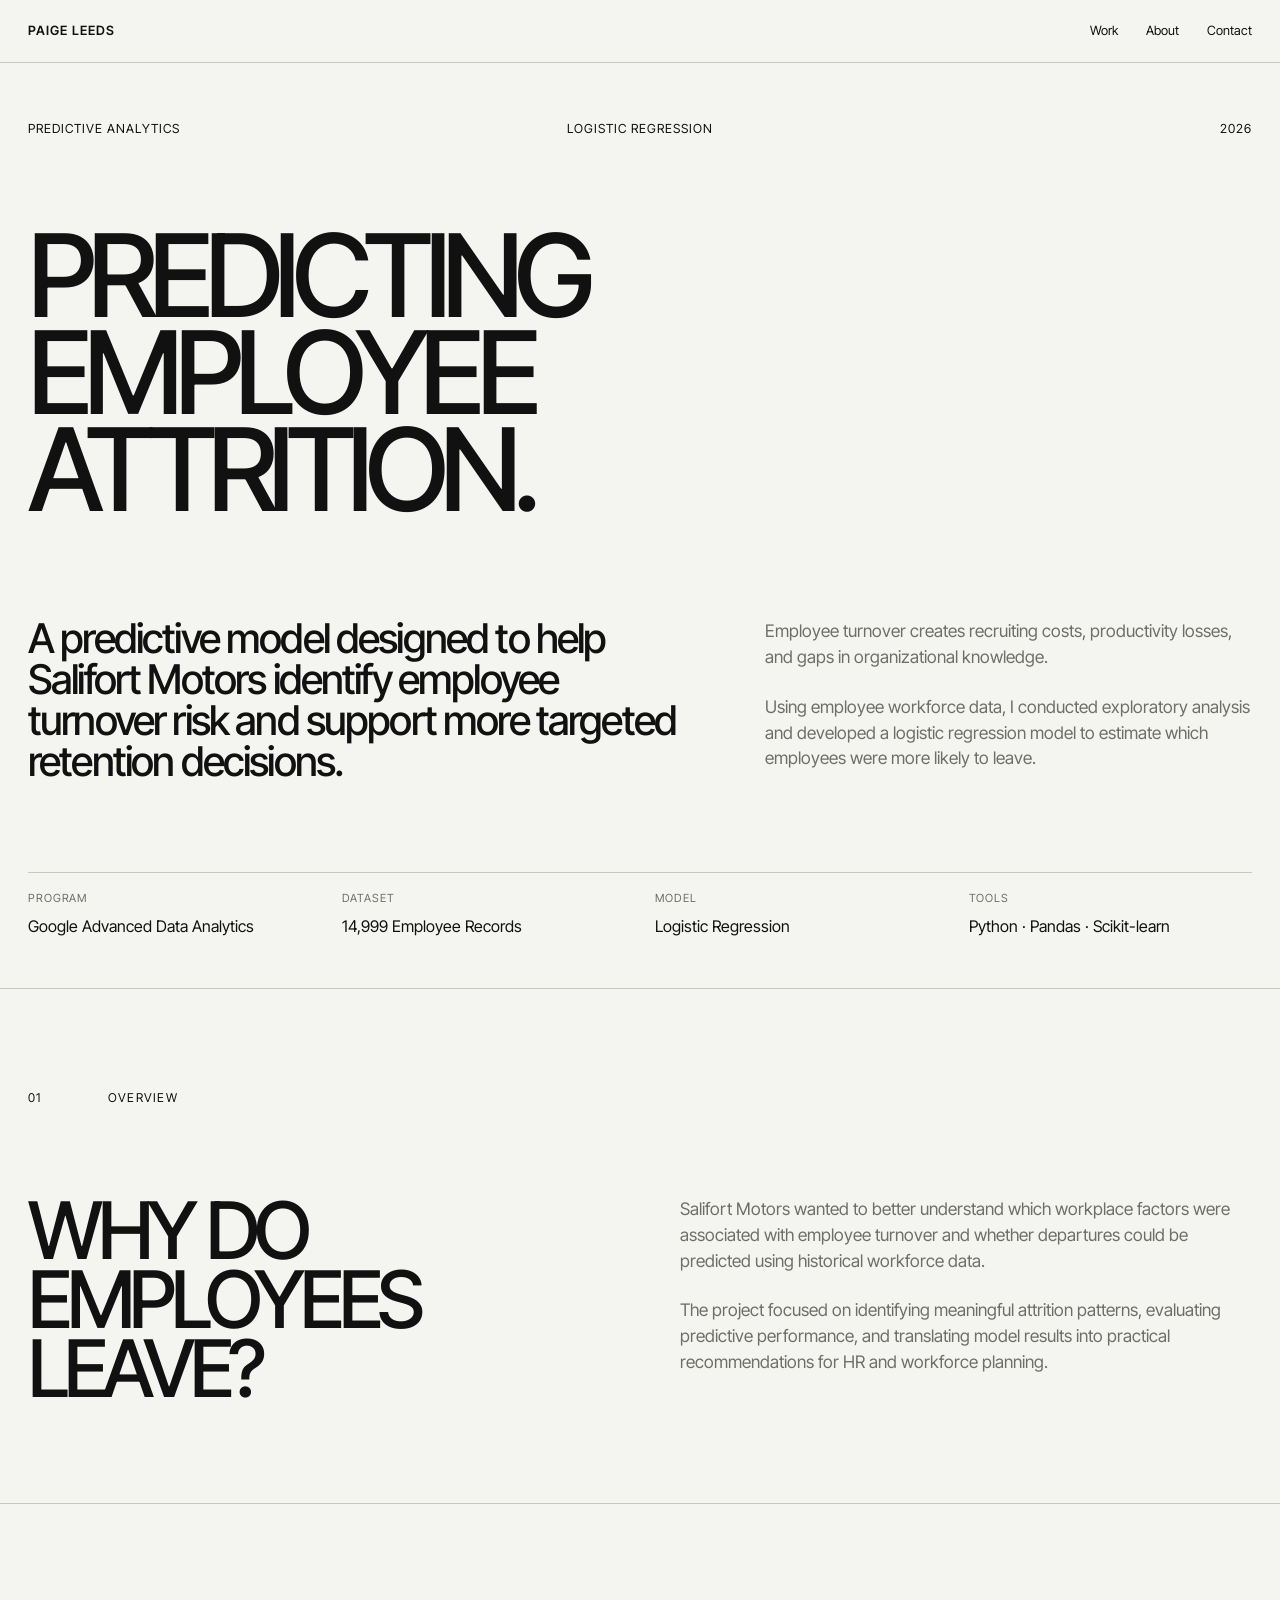
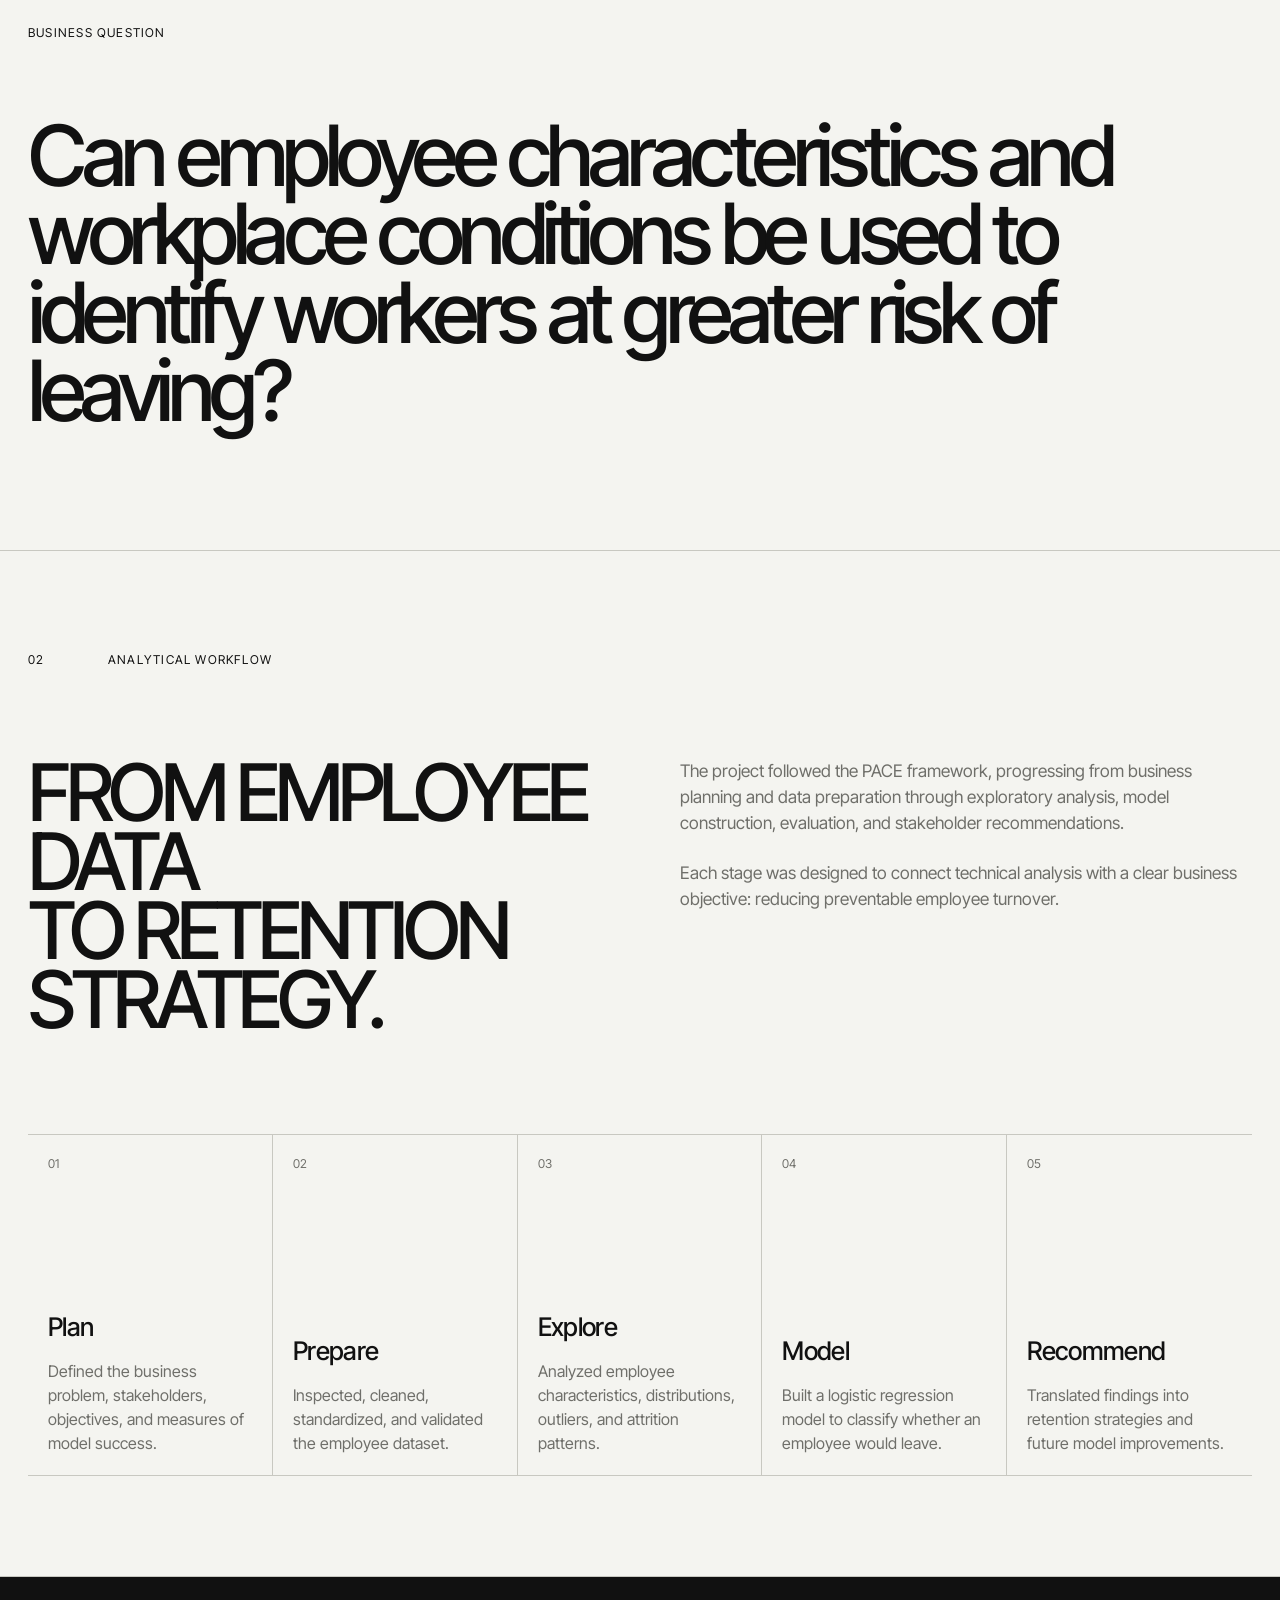
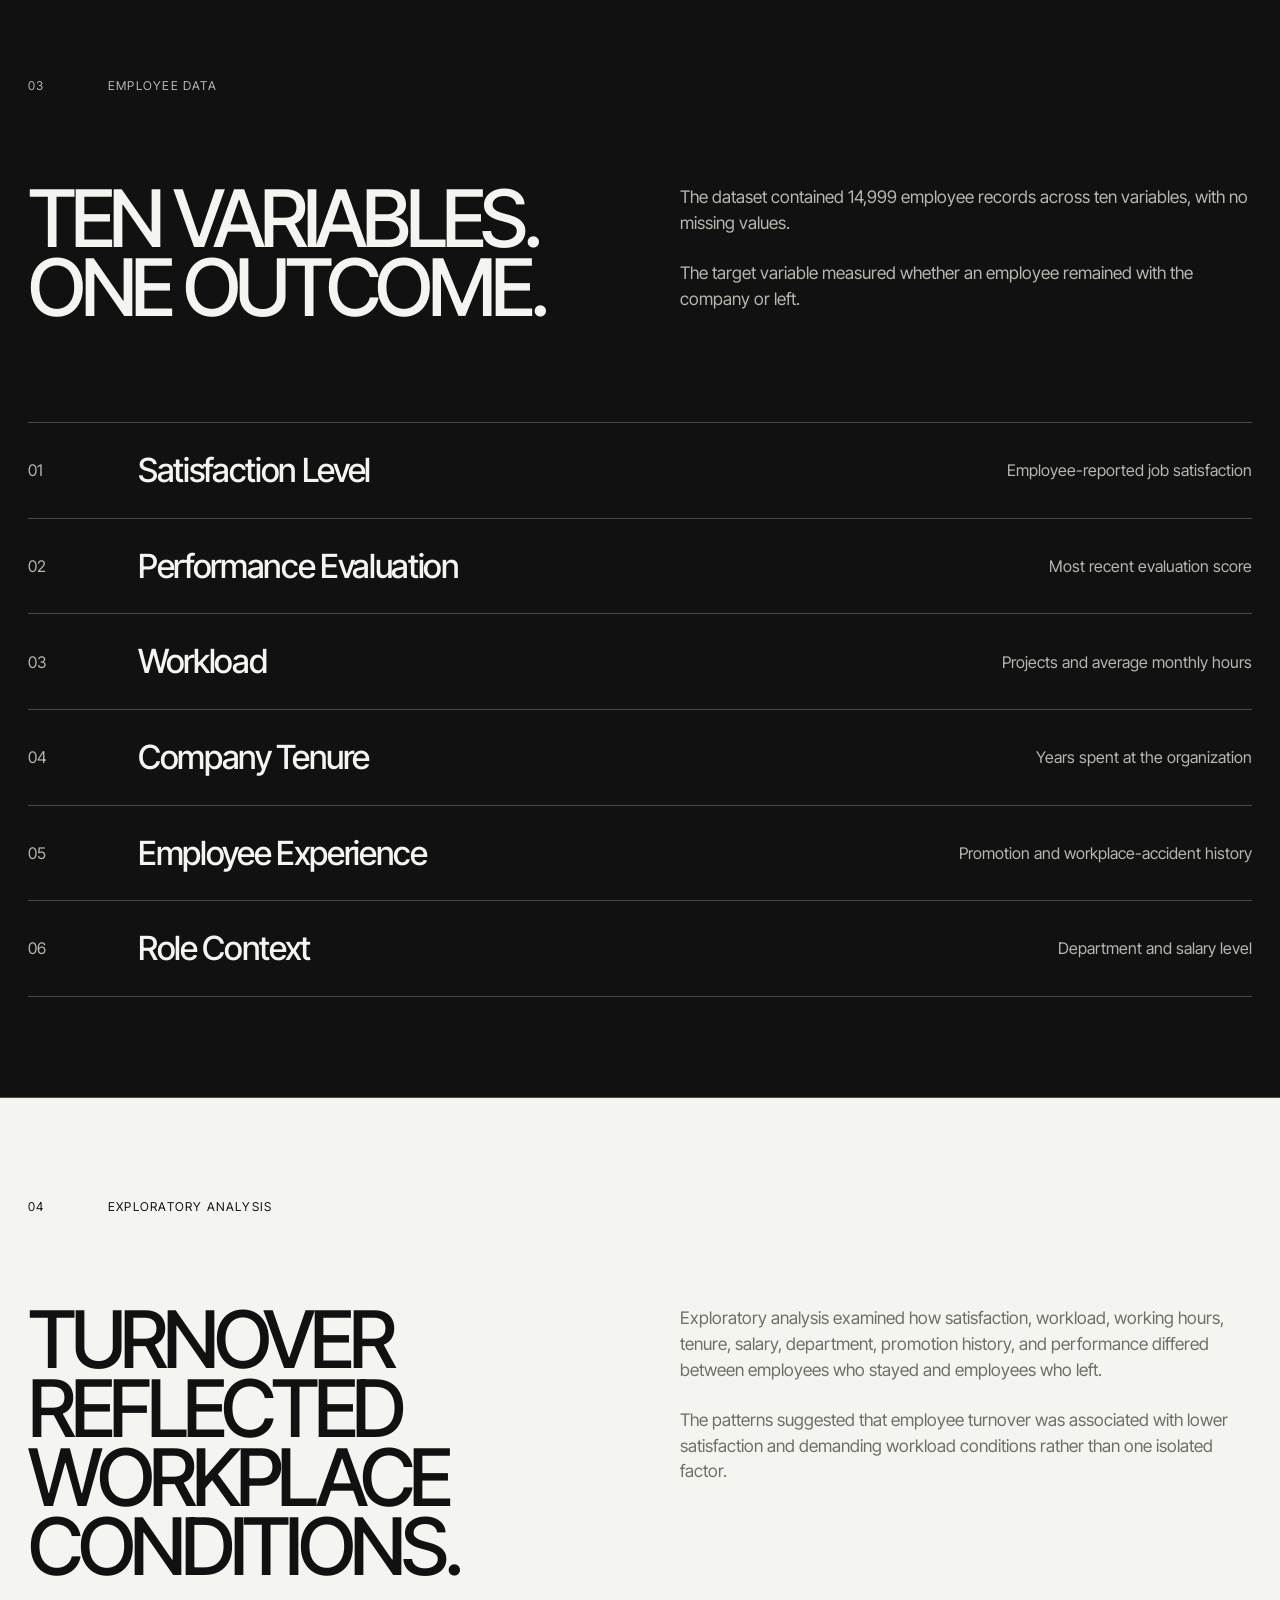
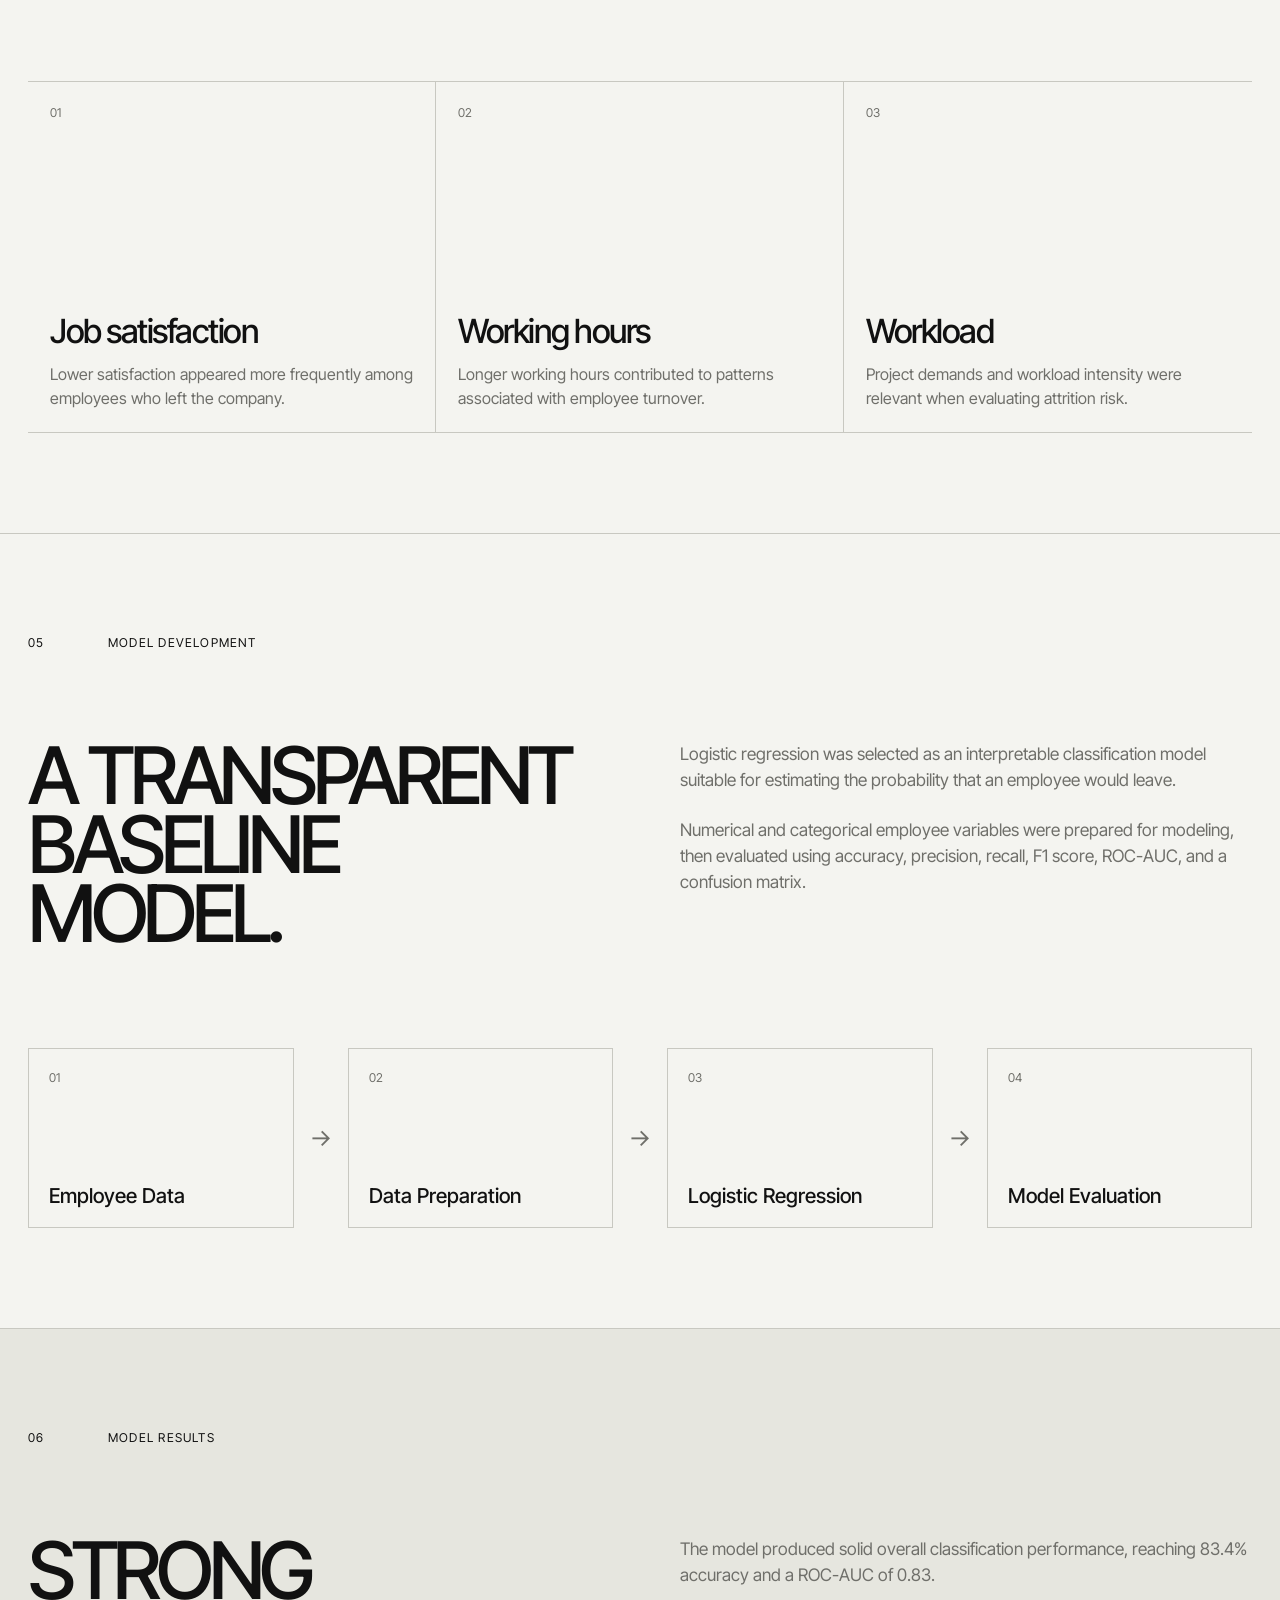
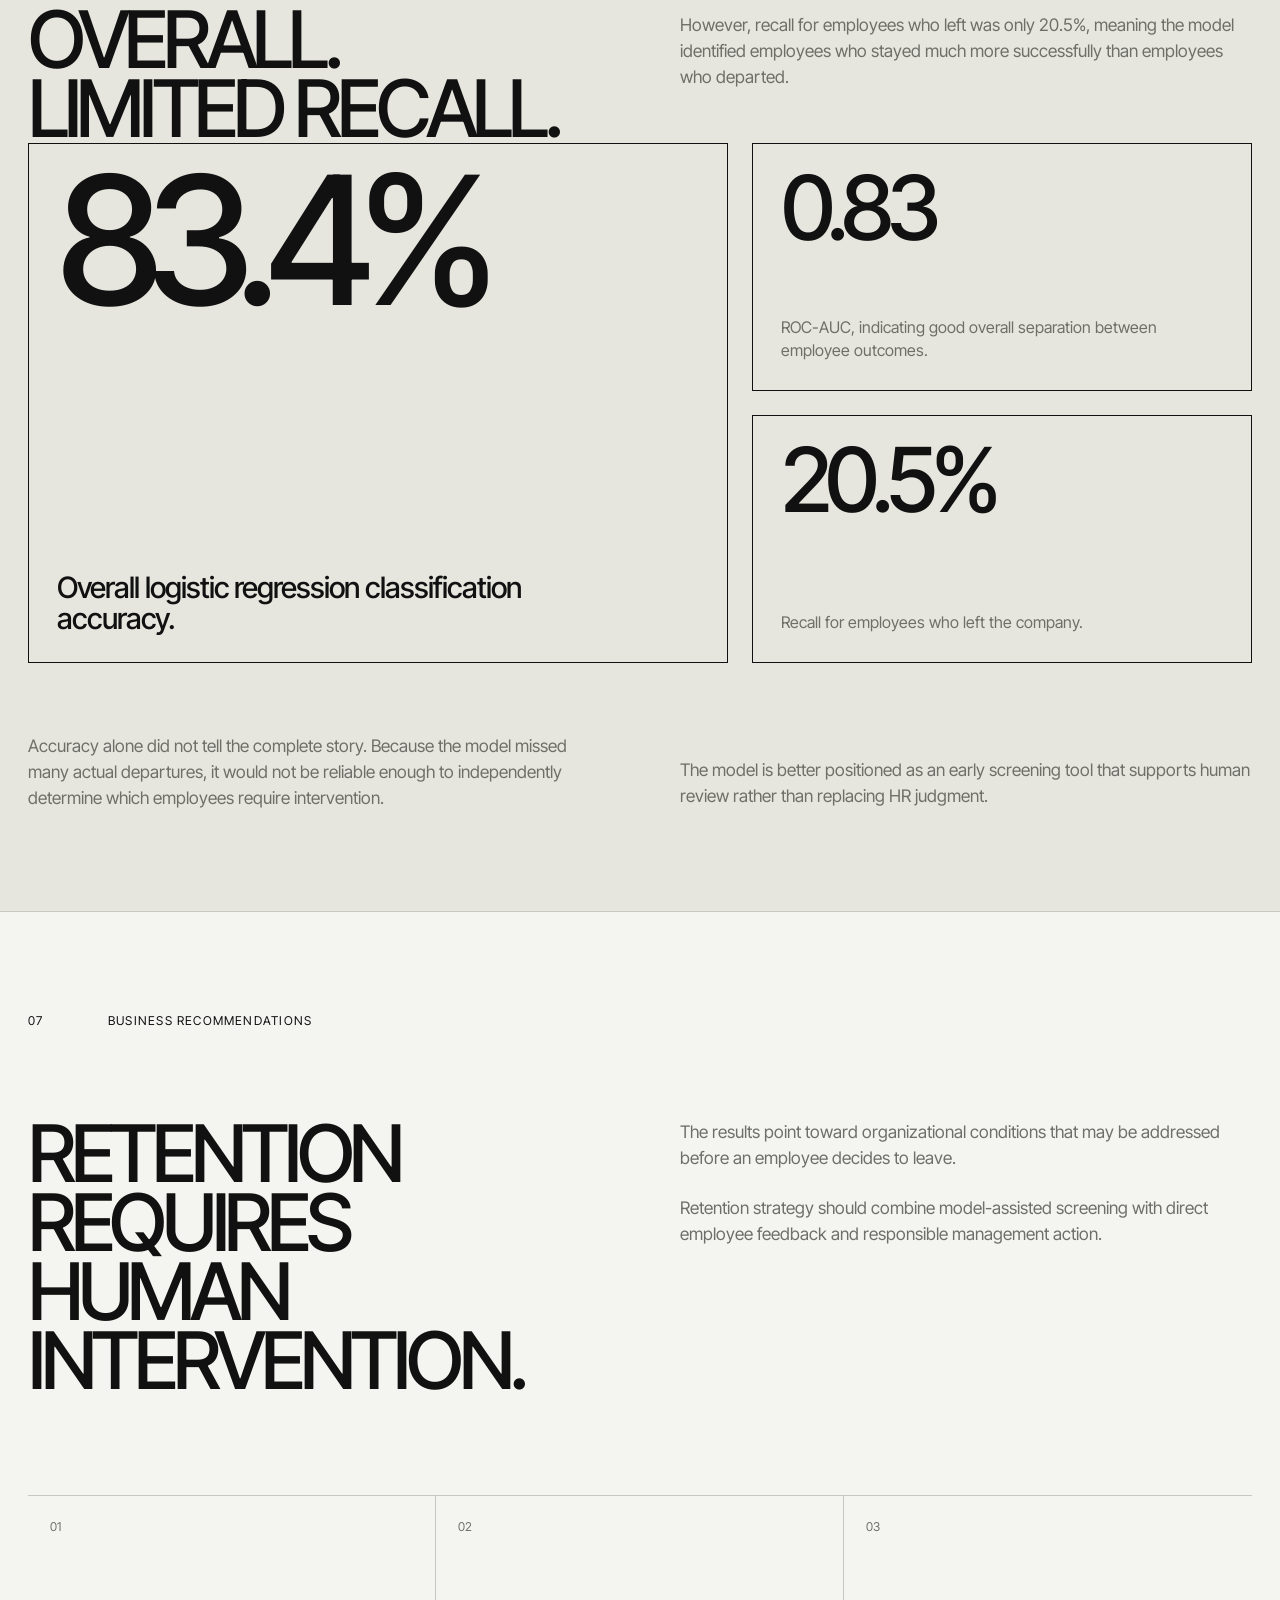
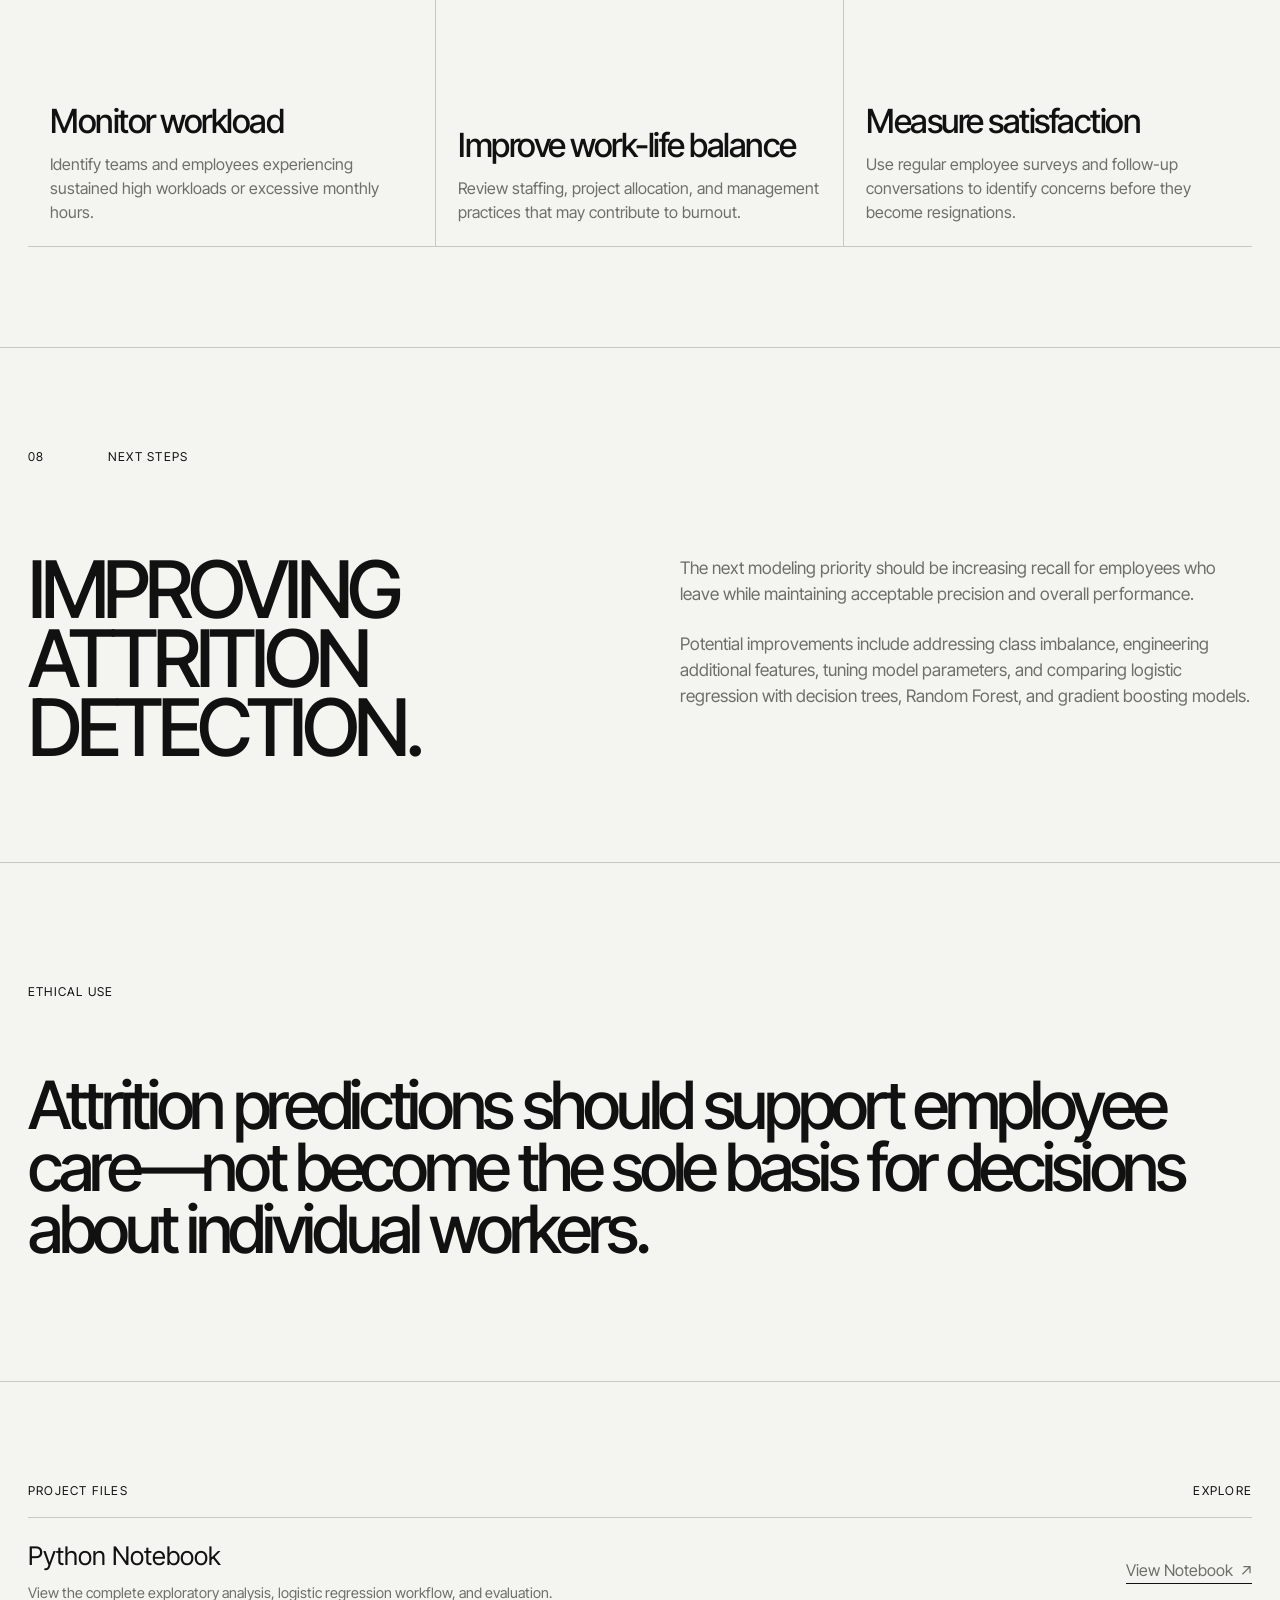
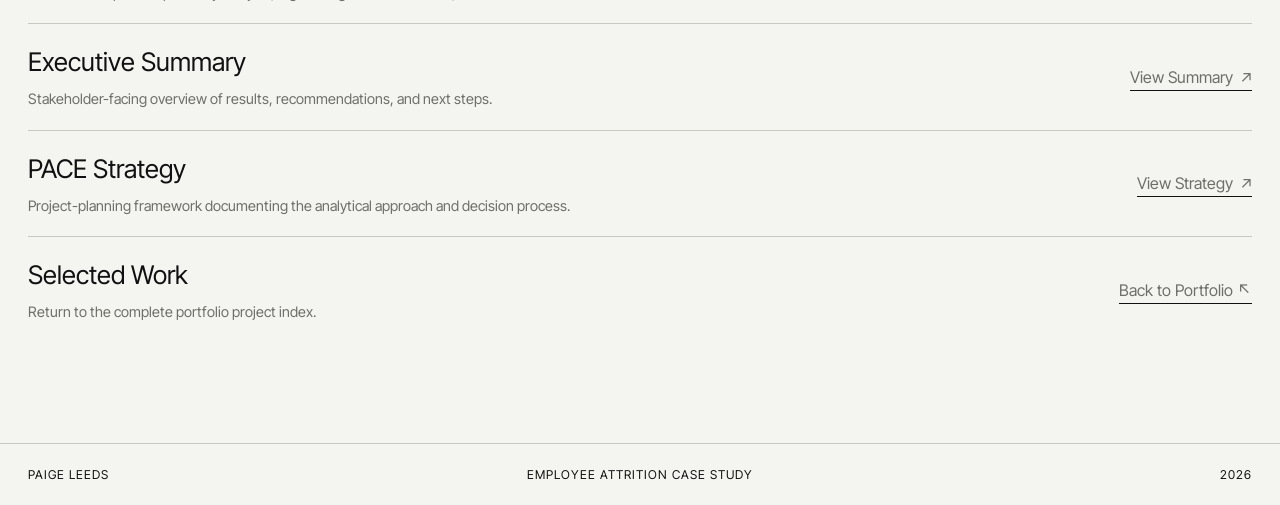
<file: salifort.html>
<!DOCTYPE html>
<html lang="en">
<head>
    <meta charset="UTF-8">

    <meta
        name="viewport"
        content="width=device-width, initial-scale=1.0"
    >

    <title>
        Predicting Employee Attrition | Paige Leeds
    </title>

    <meta
        name="description"
        content="A predictive analytics case study by Paige Leeds using logistic regression to identify employee attrition risk and support retention strategy."
    >

    <link rel="stylesheet" href="style.css">
    <link rel="icon" href="/favicon.ico" sizes="any">
    <link rel="icon" type="image/png" sizes="32x32" href="/assets/favicon-32x32.png">
    <link rel="icon" type="image/png" sizes="16x16" href="/assets/favicon-16x16.png">
    <link rel="apple-touch-icon" sizes="180x180" href="/apple-touch-icon.png">
</head>

<body class="case-study-page">

    <nav class="site-nav">
        <a class="wordmark" href="index.html">PAIGE LEEDS</a>

        <div class="nav-links">
            <a href="index.html#work">Work</a>
            <a href="index.html#about">About</a>
            <a href="index.html#contact">Contact</a>
        </div>
    </nav>

    <main>

        <section class="case-hero">

            <div class="case-kicker">
                <span>Predictive Analytics</span>
                <span>Logistic Regression</span>
                <span>2026</span>
            </div>

            <h1>
                Predicting<br>
                employee<br>
                attrition.
            </h1>

            <div class="case-intro">

                <p class="case-intro-large">
                    A predictive model designed to help Salifort Motors
                    identify employee turnover risk and support more
                    targeted retention decisions.
                </p>

                <div class="case-summary">
                    <p>
                        Employee turnover creates recruiting costs,
                        productivity losses, and gaps in organizational
                        knowledge.
                    </p>

                    <p>
                        Using employee workforce data, I conducted exploratory
                        analysis and developed a logistic regression model
                        to estimate which employees were more likely to leave.
                    </p>
                </div>

            </div>

            <div class="case-meta-grid">

                <div>
                    <p class="case-meta-label">Program</p>
                    <p>Google Advanced Data Analytics</p>
                </div>

                <div>
                    <p class="case-meta-label">Dataset</p>
                    <p>14,999 Employee Records</p>
                </div>

                <div>
                    <p class="case-meta-label">Model</p>
                    <p>Logistic Regression</p>
                </div>

                <div>
                    <p class="case-meta-label">Tools</p>
                    <p>Python · Pandas · Scikit-learn</p>
                </div>

            </div>

        </section>


        <section class="case-section">

            <div class="case-section-label">
                <p>01</p>
                <p>Overview</p>
            </div>

            <div class="case-two-column">

                <h2>
                    Why do employees<br>
                    leave?
                </h2>

                <div class="case-body-copy">
                    <p>
                        Salifort Motors wanted to better understand which
                        workplace factors were associated with employee
                        turnover and whether departures could be predicted
                        using historical workforce data.
                    </p>

                    <p>
                        The project focused on identifying meaningful
                        attrition patterns, evaluating predictive performance,
                        and translating model results into practical
                        recommendations for HR and workforce planning.
                    </p>
                </div>

            </div>

        </section>


        <section class="case-statement">

            <p class="statement-label">Business Question</p>

            <blockquote>
                Can employee characteristics and workplace conditions
                be used to identify workers at greater risk of leaving?
            </blockquote>

        </section>


        <section class="case-section">

            <div class="case-section-label">
                <p>02</p>
                <p>Analytical Workflow</p>
            </div>

            <div class="case-two-column">

                <h2>
                    From employee data<br>
                    to retention strategy.
                </h2>

                <div class="case-body-copy">
                    <p>
                        The project followed the PACE framework, progressing
                        from business planning and data preparation through
                        exploratory analysis, model construction, evaluation,
                        and stakeholder recommendations.
                    </p>

                    <p>
                        Each stage was designed to connect technical analysis
                        with a clear business objective: reducing preventable
                        employee turnover.
                    </p>
                </div>

            </div>


            <div class="process-grid">

                <div class="process-step">
                    <p class="process-number">01</p>

                    <h3>Plan</h3>

                    <p>
                        Defined the business problem, stakeholders,
                        objectives, and measures of model success.
                    </p>
                </div>

                <div class="process-step">
                    <p class="process-number">02</p>

                    <h3>Prepare</h3>

                    <p>
                        Inspected, cleaned, standardized, and validated
                        the employee dataset.
                    </p>
                </div>

                <div class="process-step">
                    <p class="process-number">03</p>

                    <h3>Explore</h3>

                    <p>
                        Analyzed employee characteristics, distributions,
                        outliers, and attrition patterns.
                    </p>
                </div>

                <div class="process-step">
                    <p class="process-number">04</p>

                    <h3>Model</h3>

                    <p>
                        Built a logistic regression model to classify
                        whether an employee would leave.
                    </p>
                </div>

                <div class="process-step">
                    <p class="process-number">05</p>

                    <h3>Recommend</h3>

                    <p>
                        Translated findings into retention strategies
                        and future model improvements.
                    </p>
                </div>

            </div>

        </section>


        <section class="case-section case-section-dark">

            <div class="case-section-label">
                <p>03</p>
                <p>Employee Data</p>
            </div>

            <div class="case-two-column">

                <h2>
                    Ten variables.<br>
                    One outcome.
                </h2>

                <div class="case-body-copy">
                    <p>
                        The dataset contained 14,999 employee records
                        across ten variables, with no missing values.
                    </p>

                    <p>
                        The target variable measured whether an employee
                        remained with the company or left.
                    </p>
                </div>

            </div>

            <div class="metric-list">

                <div class="metric-row">
                    <p>01</p>
                    <h3>Satisfaction Level</h3>
                    <p>Employee-reported job satisfaction</p>
                </div>

                <div class="metric-row">
                    <p>02</p>
                    <h3>Performance Evaluation</h3>
                    <p>Most recent evaluation score</p>
                </div>

                <div class="metric-row">
                    <p>03</p>
                    <h3>Workload</h3>
                    <p>Projects and average monthly hours</p>
                </div>

                <div class="metric-row">
                    <p>04</p>
                    <h3>Company Tenure</h3>
                    <p>Years spent at the organization</p>
                </div>

                <div class="metric-row">
                    <p>05</p>
                    <h3>Employee Experience</h3>
                    <p>Promotion and workplace-accident history</p>
                </div>

                <div class="metric-row">
                    <p>06</p>
                    <h3>Role Context</h3>
                    <p>Department and salary level</p>
                </div>

            </div>

        </section>


        <section class="case-section">

            <div class="case-section-label">
                <p>04</p>
                <p>Exploratory Analysis</p>
            </div>

            <div class="case-two-column">

                <h2>
                    Turnover reflected<br>
                    workplace conditions.
                </h2>

                <div class="case-body-copy">
                    <p>
                        Exploratory analysis examined how satisfaction,
                        workload, working hours, tenure, salary, department,
                        promotion history, and performance differed between
                        employees who stayed and employees who left.
                    </p>

                    <p>
                        The patterns suggested that employee turnover was
                        associated with lower satisfaction and demanding
                        workload conditions rather than one isolated factor.
                    </p>
                </div>

            </div>

            <div class="impact-grid">

                <article>
                    <p>01</p>

                    <h3>Job satisfaction</h3>

                    <p>
                        Lower satisfaction appeared more frequently among
                        employees who left the company.
                    </p>
                </article>

                <article>
                    <p>02</p>

                    <h3>Working hours</h3>

                    <p>
                        Longer working hours contributed to patterns
                        associated with employee turnover.
                    </p>
                </article>

                <article>
                    <p>03</p>

                    <h3>Workload</h3>

                    <p>
                        Project demands and workload intensity were relevant
                        when evaluating attrition risk.
                    </p>
                </article>

            </div>

        </section>


        <section class="case-section">

            <div class="case-section-label">
                <p>05</p>
                <p>Model Development</p>
            </div>

            <div class="case-two-column">

                <h2>
                    A transparent<br>
                    baseline model.
                </h2>

                <div class="case-body-copy">
                    <p>
                        Logistic regression was selected as an interpretable
                        classification model suitable for estimating the
                        probability that an employee would leave.
                    </p>

                    <p>
                        Numerical and categorical employee variables were
                        prepared for modeling, then evaluated using accuracy,
                        precision, recall, F1 score, ROC-AUC, and a confusion
                        matrix.
                    </p>
                </div>

            </div>

            <div class="model-flow">

                <div>
                    <span>01</span>
                    <p>Employee Data</p>
                </div>

                <span class="flow-arrow">→</span>

                <div>
                    <span>02</span>
                    <p>Data Preparation</p>
                </div>

                <span class="flow-arrow">→</span>

                <div>
                    <span>03</span>
                    <p>Logistic Regression</p>
                </div>

                <span class="flow-arrow">→</span>

                <div>
                    <span>04</span>
                    <p>Model Evaluation</p>
                </div>

            </div>

        </section>


        <section class="case-section results-section">

            <div class="case-section-label">
                <p>06</p>
                <p>Model Results</p>
            </div>

            <div class="case-two-column">

                <h2>
                    Strong overall.<br>
                    Limited recall.
                </h2>

                <div class="case-body-copy">
                    <p>
                        The model produced solid overall classification
                        performance, reaching 83.4% accuracy and a ROC-AUC
                        of 0.83.
                    </p>

                    <p>
                        However, recall for employees who left was only
                        20.5%, meaning the model identified employees who
                        stayed much more successfully than employees who
                        departed.
                    </p>
                </div>

            </div>

            <div class="results-hero">

                <div class="result-primary">

                    <p class="result-value">83.4%</p>

                    <p class="result-caption">
                        Overall logistic regression classification accuracy.
                    </p>

                </div>

                <div class="result-secondary">

                    <div class="result-card">

                        <p class="result-value-small">0.83</p>

                        <p>
                            ROC-AUC, indicating good overall separation
                            between employee outcomes.
                        </p>

                    </div>

                    <div class="result-card">

                        <p class="result-value-small">20.5%</p>

                        <p>
                            Recall for employees who left the company.
                        </p>

                    </div>

                </div>

            </div>

            <div class="result-explanation">

                <p>
                    Accuracy alone did not tell the complete story.
                    Because the model missed many actual departures,
                    it would not be reliable enough to independently
                    determine which employees require intervention.
                </p>

                <p>
                    The model is better positioned as an early screening
                    tool that supports human review rather than replacing
                    HR judgment.
                </p>

            </div>

        </section>


        <section class="case-section">

            <div class="case-section-label">
                <p>07</p>
                <p>Business Recommendations</p>
            </div>

            <div class="case-two-column">

                <h2>
                    Retention requires<br>
                    human intervention.
                </h2>

                <div class="case-body-copy">
                    <p>
                        The results point toward organizational conditions
                        that may be addressed before an employee decides
                        to leave.
                    </p>

                    <p>
                        Retention strategy should combine model-assisted
                        screening with direct employee feedback and
                        responsible management action.
                    </p>
                </div>

            </div>

            <div class="impact-grid">

                <article>
                    <p>01</p>

                    <h3>Monitor workload</h3>

                    <p>
                        Identify teams and employees experiencing sustained
                        high workloads or excessive monthly hours.
                    </p>
                </article>

                <article>
                    <p>02</p>

                    <h3>Improve work-life balance</h3>

                    <p>
                        Review staffing, project allocation, and management
                        practices that may contribute to burnout.
                    </p>
                </article>

                <article>
                    <p>03</p>

                    <h3>Measure satisfaction</h3>

                    <p>
                        Use regular employee surveys and follow-up conversations
                        to identify concerns before they become resignations.
                    </p>
                </article>

            </div>

        </section>


        <section class="case-section">

            <div class="case-section-label">
                <p>08</p>
                <p>Next Steps</p>
            </div>

            <div class="case-two-column">

                <h2>
                    Improving attrition<br>
                    detection.
                </h2>

                <div class="case-body-copy">
                    <p>
                        The next modeling priority should be increasing
                        recall for employees who leave while maintaining
                        acceptable precision and overall performance.
                    </p>

                    <p>
                        Potential improvements include addressing class
                        imbalance, engineering additional features, tuning
                        model parameters, and comparing logistic regression
                        with decision trees, Random Forest, and gradient
                        boosting models.
                    </p>
                </div>

            </div>

        </section>


        <section class="case-statement reflection-section">

            <p class="statement-label">Ethical Use</p>

            <blockquote>
                Attrition predictions should support employee care—not
                become the sole basis for decisions about individual workers.
            </blockquote>

        </section>


        <section class="case-section">

            <div class="section-heading">
                <p>Project Files</p>
                <p>Explore</p>
            </div>

            <div class="credential-row">
                <div>
                    <p>Python Notebook</p>

                    <small>
                        View the complete exploratory analysis,
                        logistic regression workflow, and evaluation.
                    </small>
                </div>

                <p>
                    <a
                        href="https://github.com/leedspaige/leedspaige.github.io/blob/main/salifort-notebook.ipynb"
                        target="_blank"
                        rel="noopener noreferrer"
                    >
                        View Notebook <span class="chunky-arrow arrow-up-right">↖</span>
                    </a>
                </p>
            </div>

            <div class="credential-row">
                <div>
                    <p>Executive Summary</p>

                    <small>
                        Stakeholder-facing overview of results,
                        recommendations, and next steps.
                    </small>
                </div>

                <p>
                    <a
                        href="salifort-executive-summary.pdf"
                        target="_blank"
                        rel="noopener noreferrer"
                    >
                        View Summary <span class="chunky-arrow arrow-up-right">↖</span>
                    </a>
                </p>
            </div>

            <div class="credential-row">
                <div>
                    <p>PACE Strategy</p>

                    <small>
                        Project-planning framework documenting the
                        analytical approach and decision process.
                    </small>
                </div>

                <p>
                    <a
                        href="salifort-pace.pdf"
                        target="_blank"
                        rel="noopener noreferrer"
                    >
                        View Strategy <span class="chunky-arrow arrow-up-right">↖</span>
                    </a>
                </p>
            </div>

            <div class="credential-row">
                <div>
                    <p>Selected Work</p>

                    <small>
                        Return to the complete portfolio project index.
                    </small>
                </div>

                <p>
                    <a href="index.html#work">
                        Back to Portfolio <span class="chunky-arrow">↖</span>
                    </a>
                </p>
            </div>

        </section>

    </main>

    <footer>
        <p>Paige Leeds</p>
        <p>Employee Attrition Case Study</p>
        <p>2026</p>
    </footer>

</body>
</html>
</file>
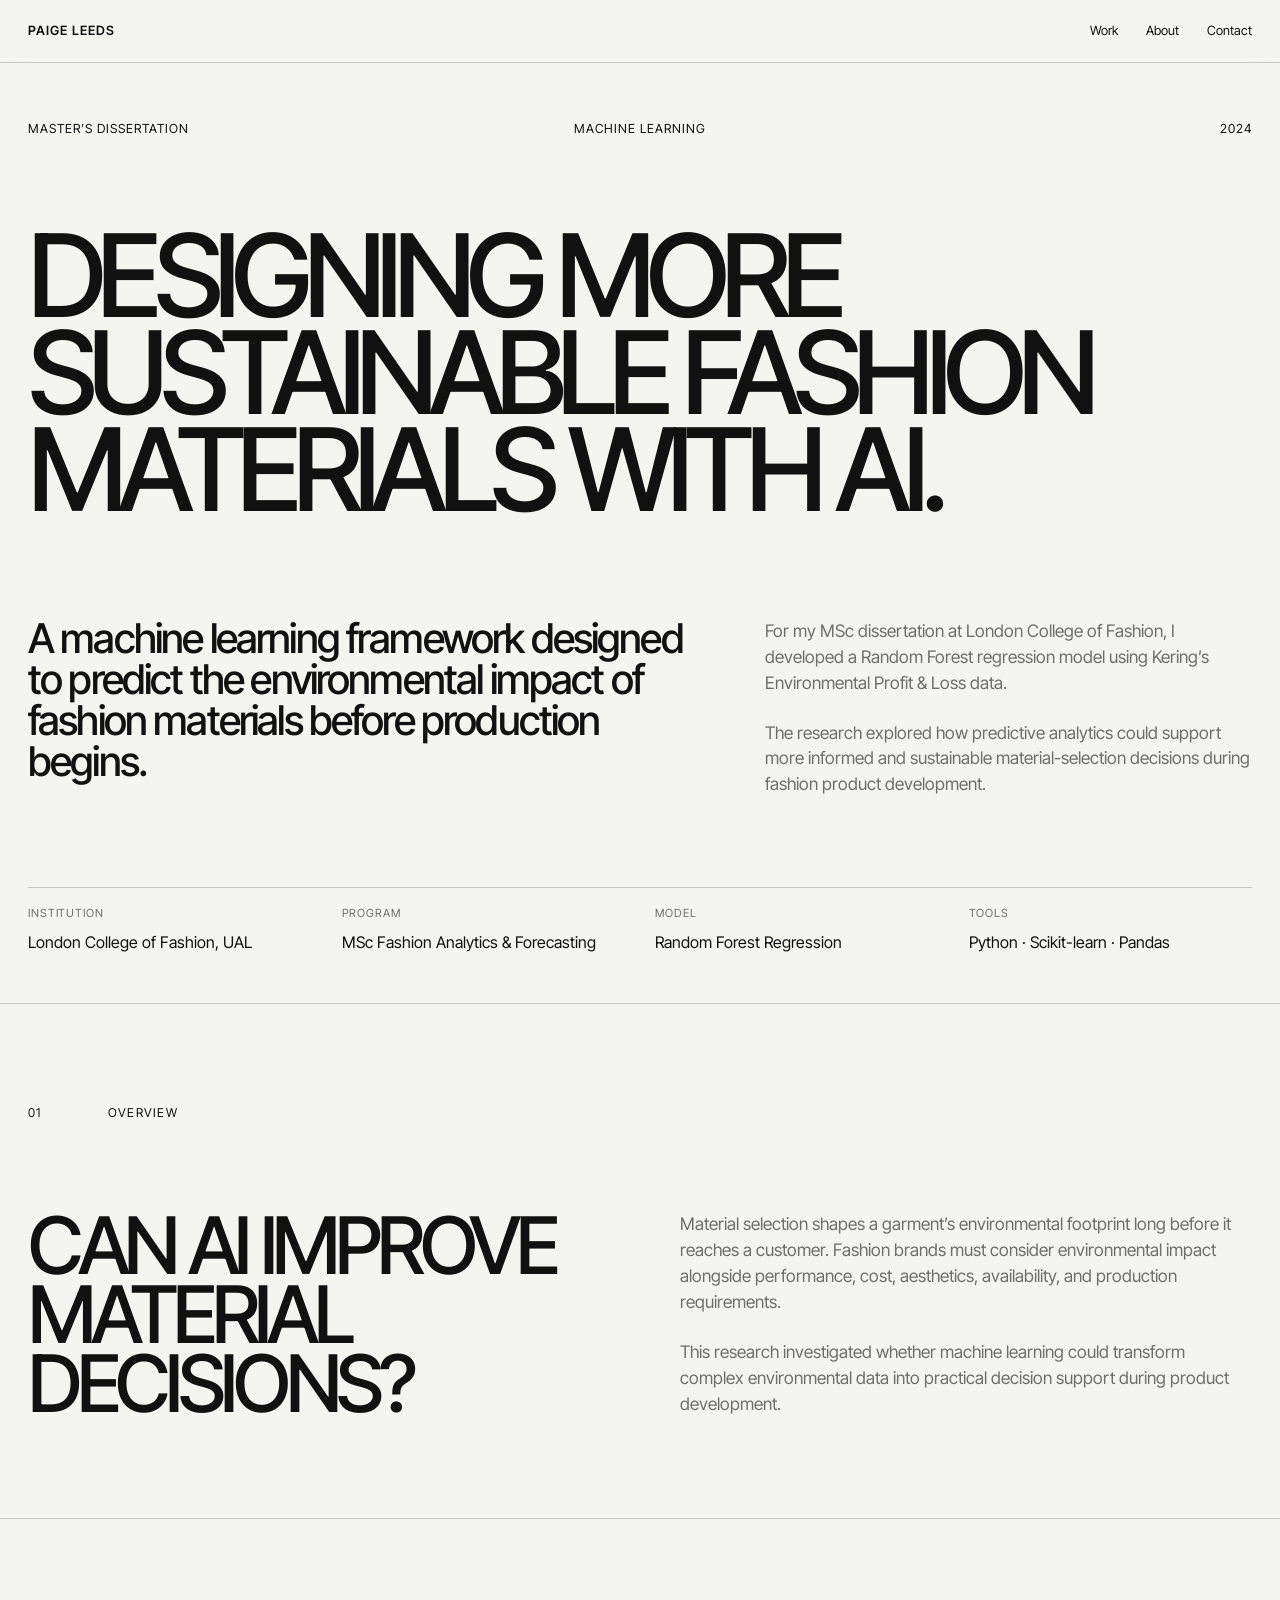
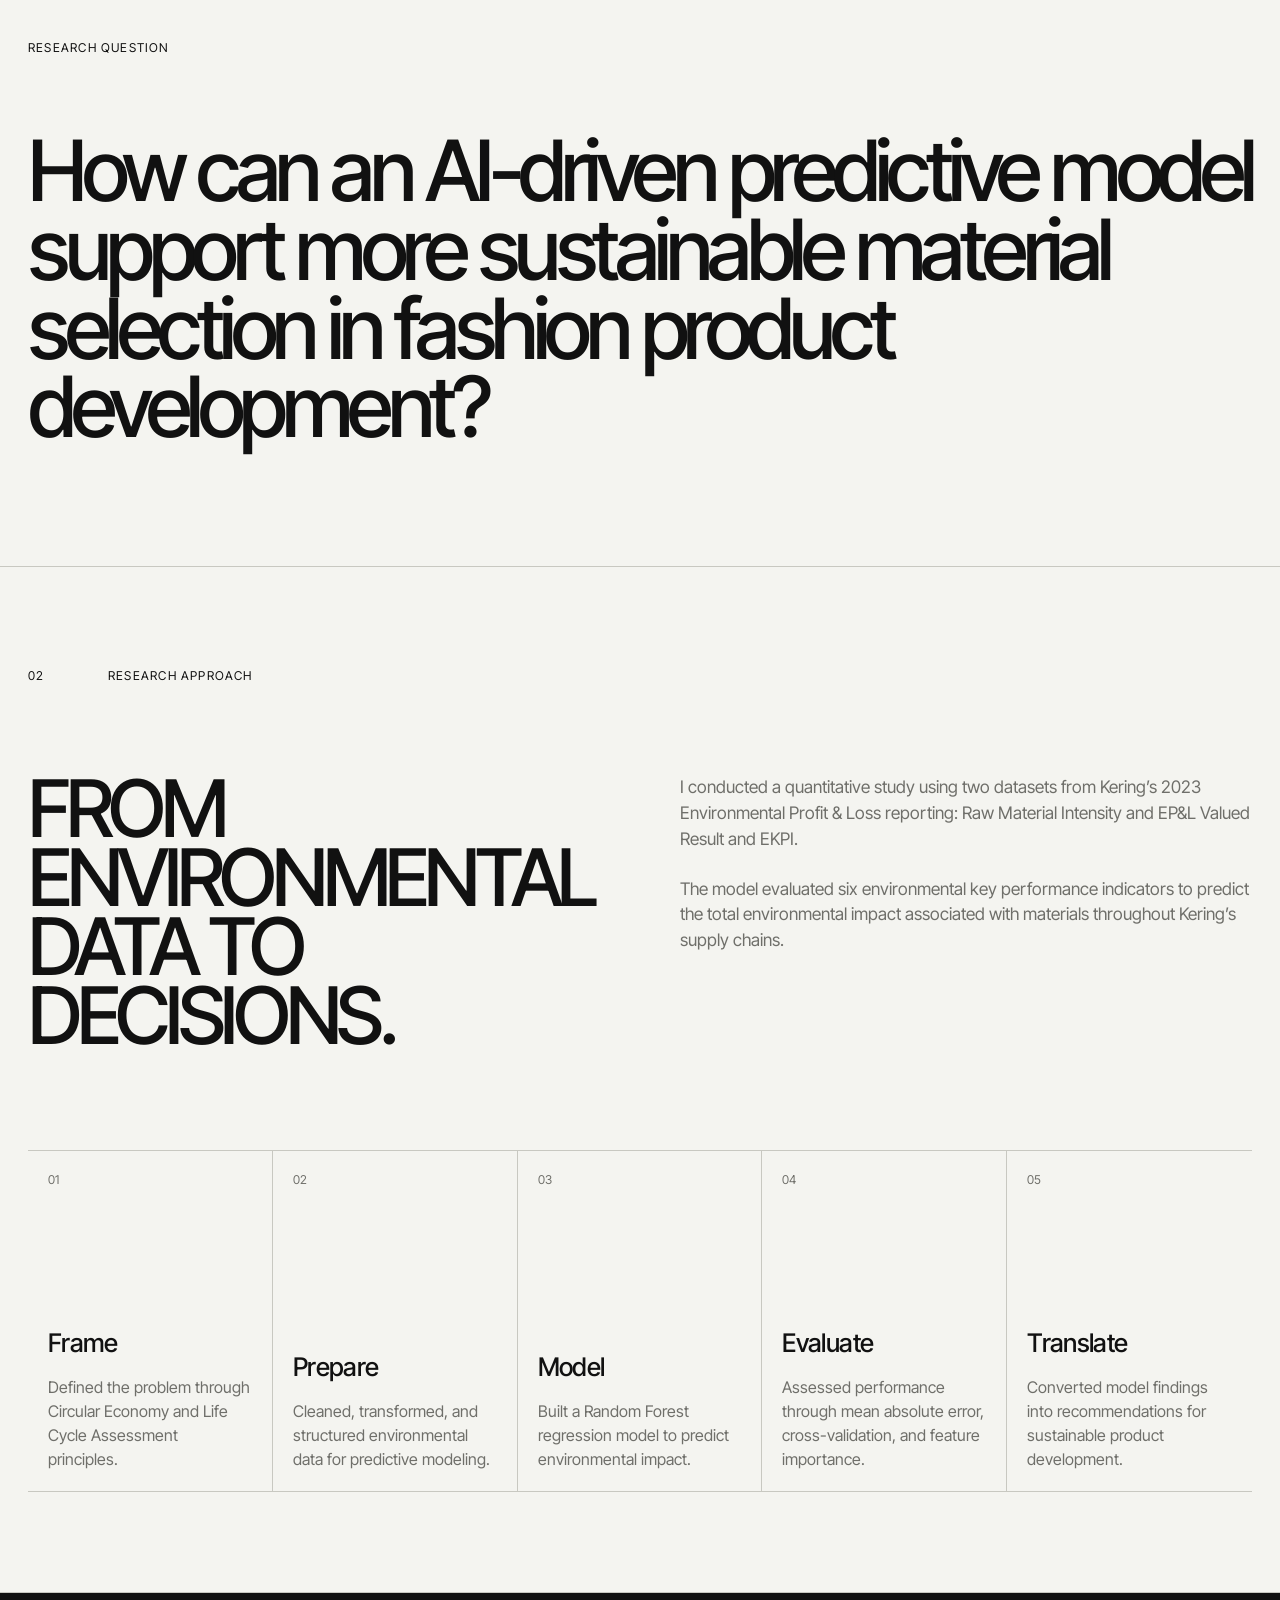
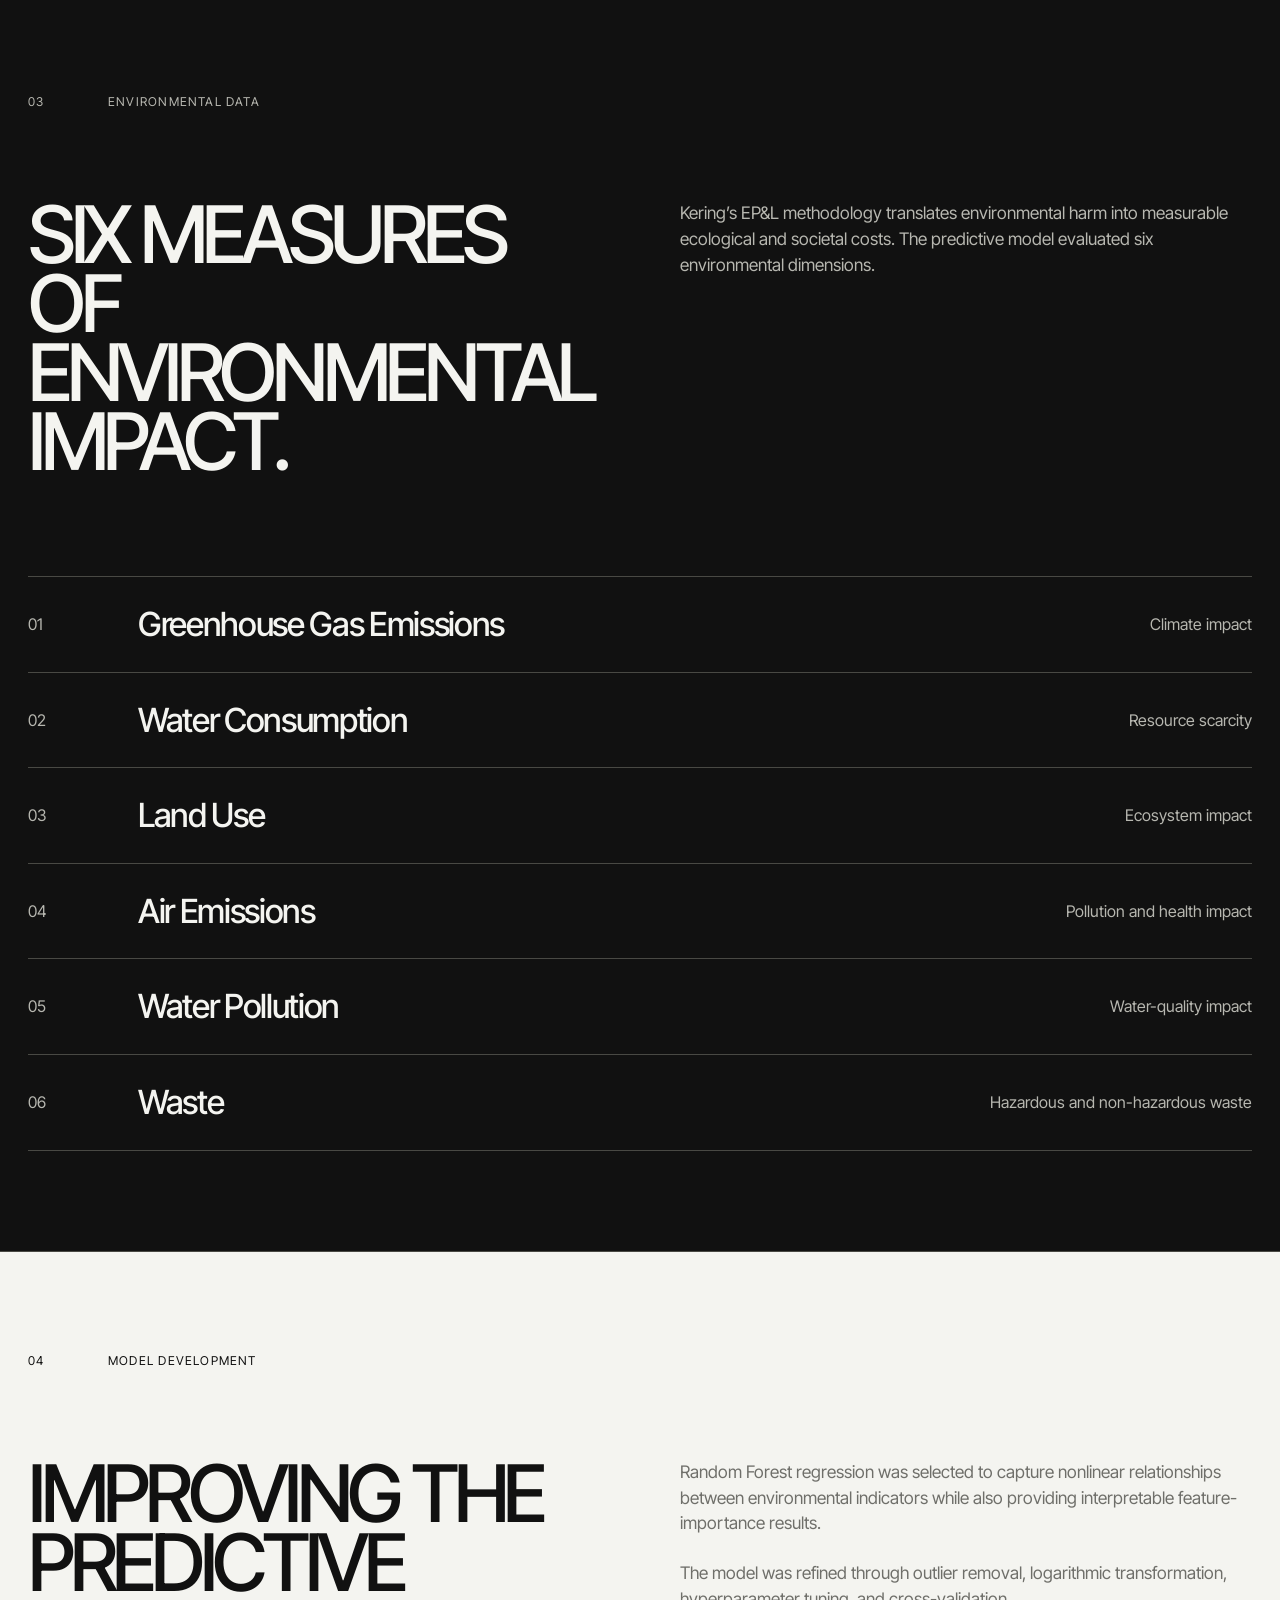
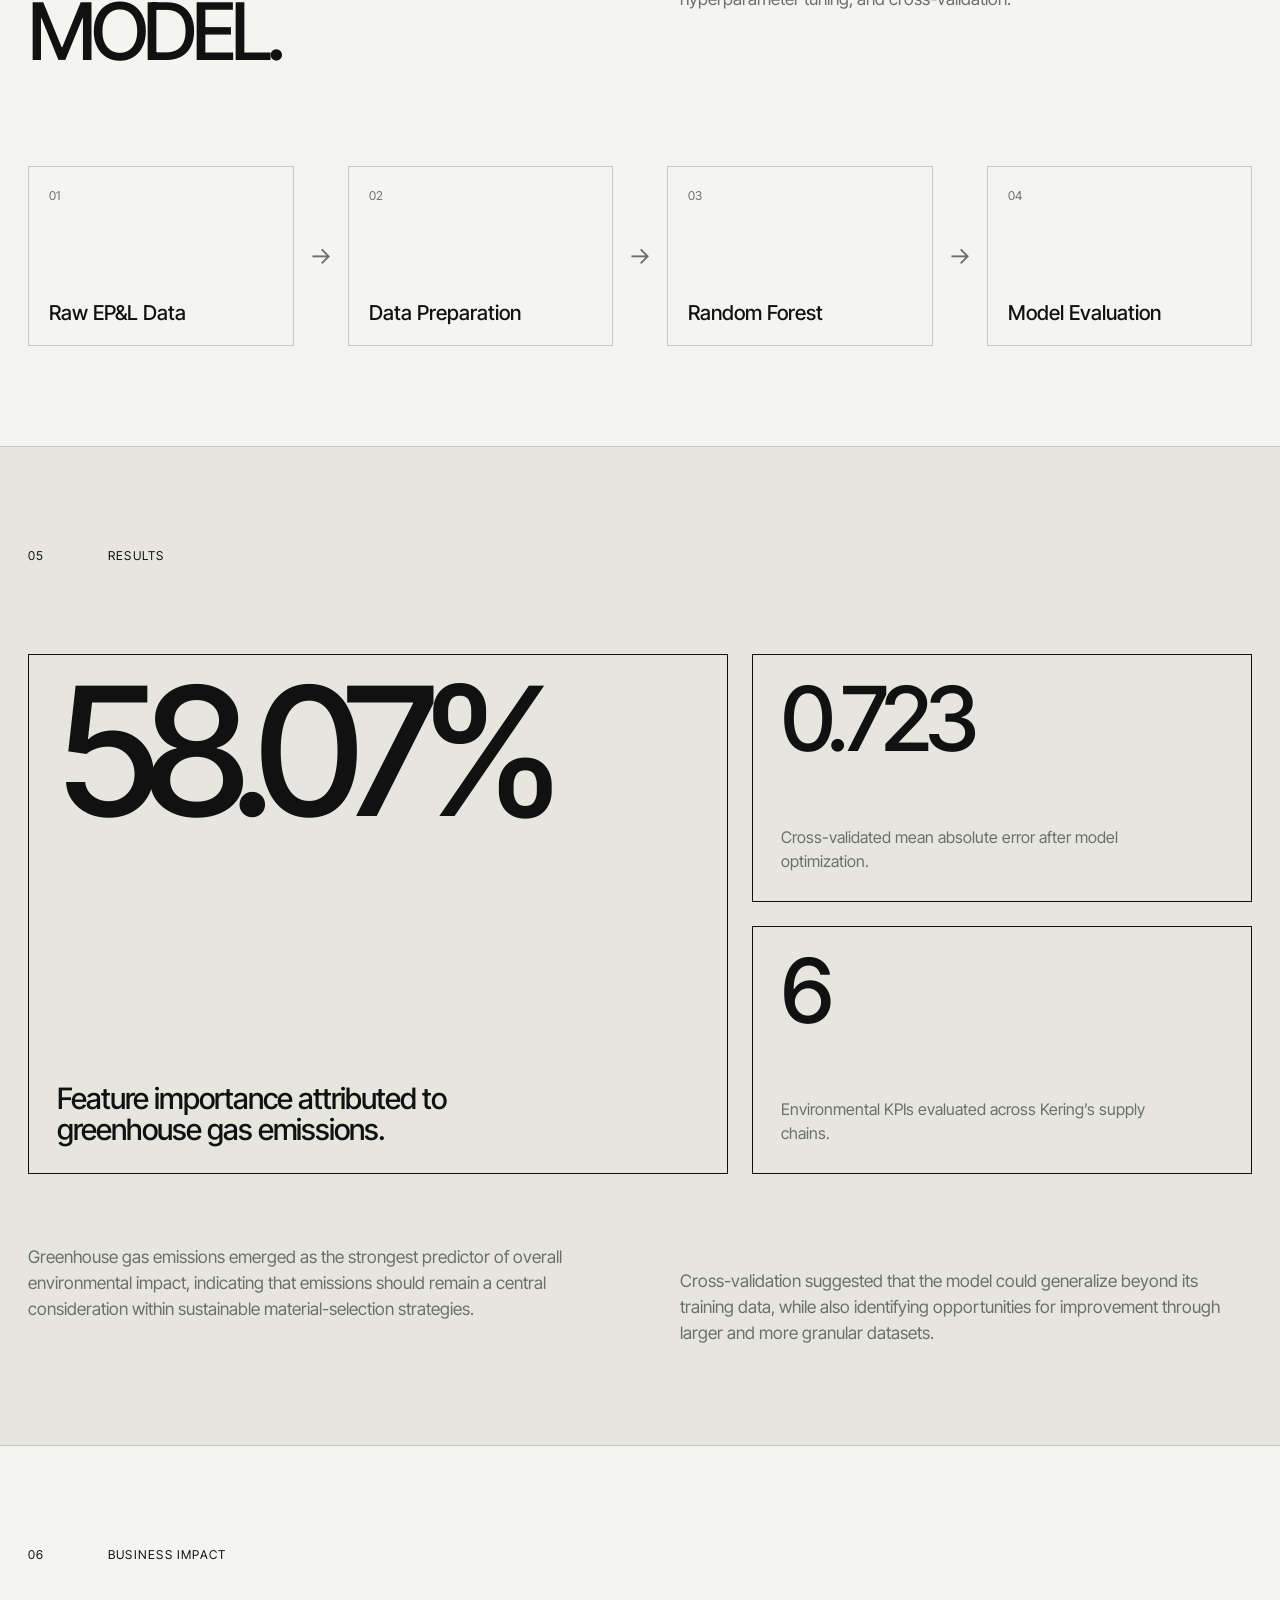
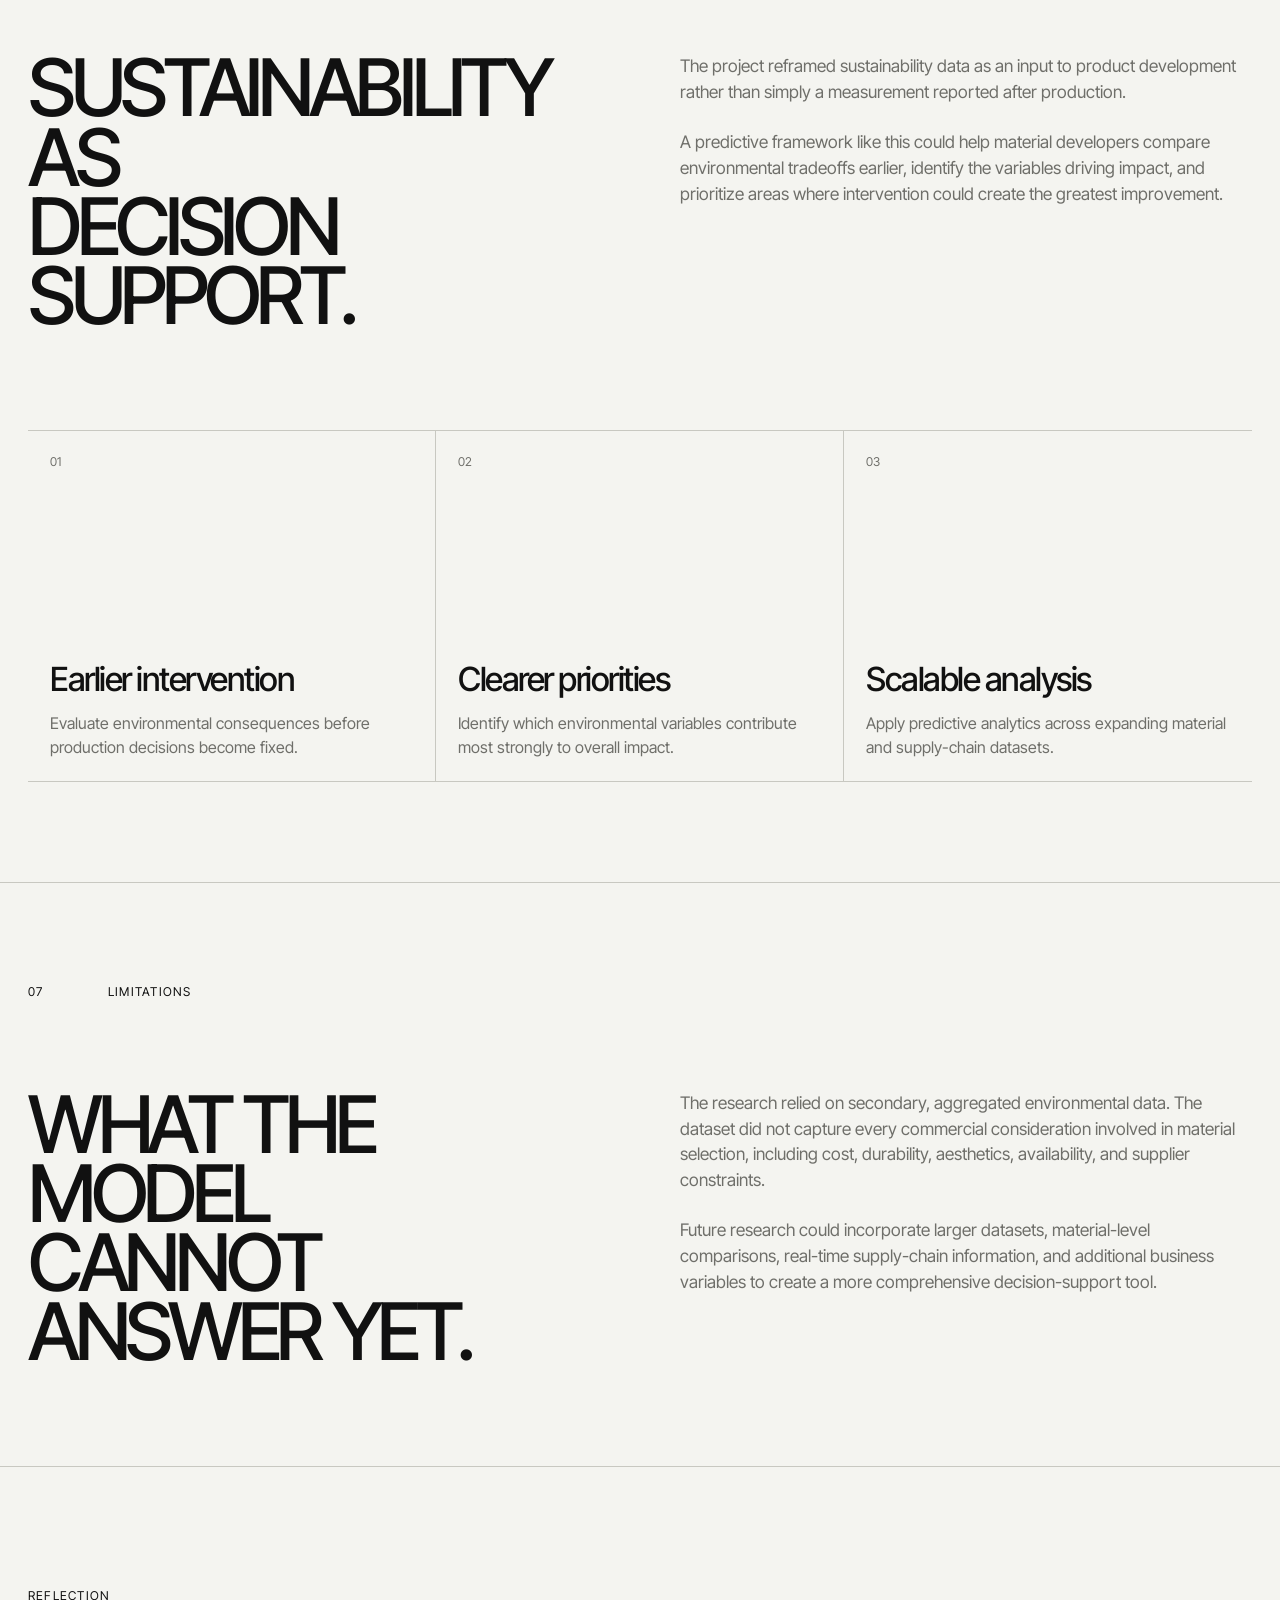
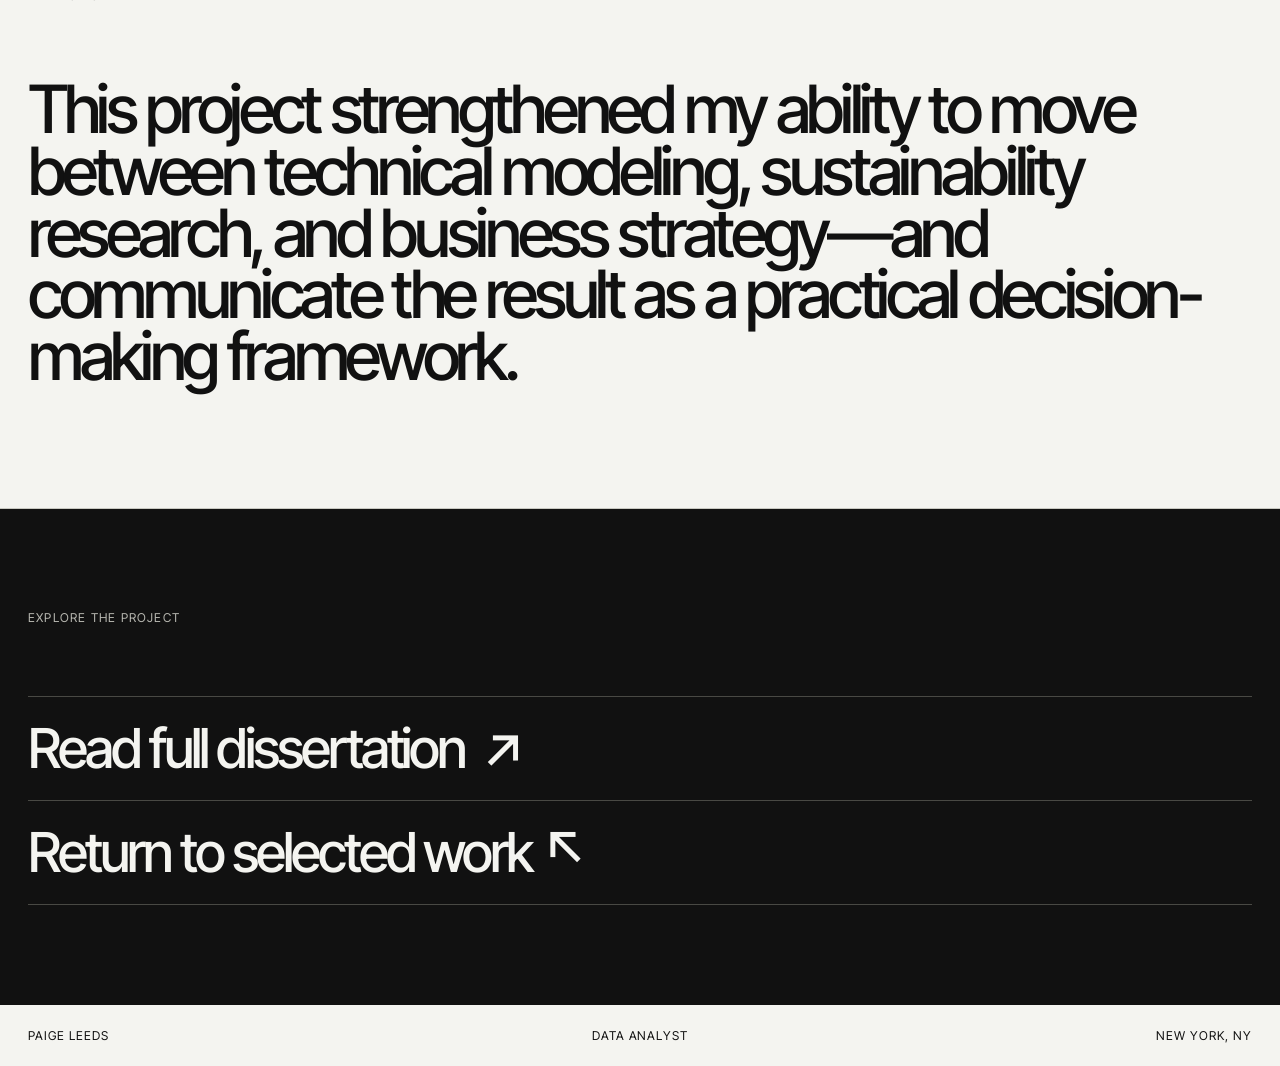
<file: thesis.html>
<!DOCTYPE html>
<html lang="en">
<head>
    <meta charset="UTF-8">

    <meta
        name="viewport"
        content="width=device-width, initial-scale=1.0"
    >

    <title>
        AI-Driven Material Optimization | Paige Leeds
    </title>

    <meta
        name="description"
        content="A machine learning case study by Paige Leeds exploring how predictive analytics can support sustainable material selection in fashion."
    >

    <link rel="stylesheet" href="style.css">
    <link rel="icon" href="/favicon.ico" sizes="any">
    <link rel="icon" type="image/png" sizes="32x32" href="/assets/favicon-32x32.png">
    <link rel="icon" type="image/png" sizes="16x16" href="/assets/favicon-16x16.png">
    <link rel="apple-touch-icon" sizes="180x180" href="/apple-touch-icon.png">
</head>

<body class="case-study-page">

    <nav class="site-nav">
        <a class="wordmark" href="index.html">PAIGE LEEDS</a>

        <div class="nav-links">
            <a href="index.html#work">Work</a>
            <a href="index.html#about">About</a>
            <a href="index.html#contact">Contact</a>
        </div>
    </nav>

    <main>

        <section class="case-hero">

            <div class="case-kicker">
                <span>Master’s Dissertation</span>
                <span>Machine Learning</span>
                <span>2024</span>
            </div>

            <h1>
                Designing more<br>
                sustainable fashion<br>
                materials with AI.
            </h1>

            <div class="case-intro">

                <p class="case-intro-large">
                    A machine learning framework designed to predict
                    the environmental impact of fashion materials
                    before production begins.
                </p>

                <div class="case-summary">
                    <p>
                        For my MSc dissertation at London College of
                        Fashion, I developed a Random Forest regression
                        model using Kering’s Environmental Profit &amp;
                        Loss data.
                    </p>

                    <p>
                        The research explored how predictive analytics
                        could support more informed and sustainable
                        material-selection decisions during fashion
                        product development.
                    </p>
                </div>

            </div>

            <div class="case-meta-grid">

                <div>
                    <p class="case-meta-label">Institution</p>
                    <p>London College of Fashion, UAL</p>
                </div>

                <div>
                    <p class="case-meta-label">Program</p>
                    <p>MSc Fashion Analytics &amp; Forecasting</p>
                </div>

                <div>
                    <p class="case-meta-label">Model</p>
                    <p>Random Forest Regression</p>
                </div>

                <div>
                    <p class="case-meta-label">Tools</p>
                    <p>Python · Scikit-learn · Pandas</p>
                </div>

            </div>

        </section>


        <section class="case-section">

            <div class="case-section-label">
                <p>01</p>
                <p>Overview</p>
            </div>

            <div class="case-two-column">

                <h2>
                    Can AI improve<br>
                    material decisions?
                </h2>

                <div class="case-body-copy">
                    <p>
                        Material selection shapes a garment’s environmental
                        footprint long before it reaches a customer. Fashion
                        brands must consider environmental impact alongside
                        performance, cost, aesthetics, availability, and
                        production requirements.
                    </p>

                    <p>
                        This research investigated whether machine learning
                        could transform complex environmental data into
                        practical decision support during product development.
                    </p>
                </div>

            </div>

        </section>


        <section class="case-statement">

            <p class="statement-label">Research Question</p>

            <blockquote>
                How can an AI-driven predictive model support more
                sustainable material selection in fashion product
                development?
            </blockquote>

        </section>


        <section class="case-section">

            <div class="case-section-label">
                <p>02</p>
                <p>Research Approach</p>
            </div>

            <div class="case-two-column">

                <h2>
                    From environmental<br>
                    data to decisions.
                </h2>

                <div class="case-body-copy">
                    <p>
                        I conducted a quantitative study using two datasets
                        from Kering’s 2023 Environmental Profit &amp; Loss
                        reporting: Raw Material Intensity and EP&amp;L
                        Valued Result and EKPI.
                    </p>

                    <p>
                        The model evaluated six environmental key
                        performance indicators to predict the total
                        environmental impact associated with materials
                        throughout Kering’s supply chains.
                    </p>
                </div>

            </div>


            <div class="process-grid">

                <div class="process-step">
                    <p class="process-number">01</p>

                    <h3>Frame</h3>

                    <p>
                        Defined the problem through Circular Economy
                        and Life Cycle Assessment principles.
                    </p>
                </div>

                <div class="process-step">
                    <p class="process-number">02</p>

                    <h3>Prepare</h3>

                    <p>
                        Cleaned, transformed, and structured environmental
                        data for predictive modeling.
                    </p>
                </div>

                <div class="process-step">
                    <p class="process-number">03</p>

                    <h3>Model</h3>

                    <p>
                        Built a Random Forest regression model to predict
                        environmental impact.
                    </p>
                </div>

                <div class="process-step">
                    <p class="process-number">04</p>

                    <h3>Evaluate</h3>

                    <p>
                        Assessed performance through mean absolute error,
                        cross-validation, and feature importance.
                    </p>
                </div>

                <div class="process-step">
                    <p class="process-number">05</p>

                    <h3>Translate</h3>

                    <p>
                        Converted model findings into recommendations
                        for sustainable product development.
                    </p>
                </div>

            </div>

        </section>


        <section class="case-section case-section-dark">

            <div class="case-section-label">
                <p>03</p>
                <p>Environmental Data</p>
            </div>

            <div class="case-two-column">

                <h2>
                    Six measures of<br>
                    environmental impact.
                </h2>

                <div class="case-body-copy">
                    <p>
                        Kering’s EP&amp;L methodology translates
                        environmental harm into measurable ecological
                        and societal costs. The predictive model evaluated
                        six environmental dimensions.
                    </p>
                </div>

            </div>

            <div class="metric-list">

                <div class="metric-row">
                    <p>01</p>
                    <h3>Greenhouse Gas Emissions</h3>
                    <p>Climate impact</p>
                </div>

                <div class="metric-row">
                    <p>02</p>
                    <h3>Water Consumption</h3>
                    <p>Resource scarcity</p>
                </div>

                <div class="metric-row">
                    <p>03</p>
                    <h3>Land Use</h3>
                    <p>Ecosystem impact</p>
                </div>

                <div class="metric-row">
                    <p>04</p>
                    <h3>Air Emissions</h3>
                    <p>Pollution and health impact</p>
                </div>

                <div class="metric-row">
                    <p>05</p>
                    <h3>Water Pollution</h3>
                    <p>Water-quality impact</p>
                </div>

                <div class="metric-row">
                    <p>06</p>
                    <h3>Waste</h3>
                    <p>Hazardous and non-hazardous waste</p>
                </div>

            </div>

        </section>


        <section class="case-section">

            <div class="case-section-label">
                <p>04</p>
                <p>Model Development</p>
            </div>

            <div class="case-two-column">

                <h2>
                    Improving the<br>
                    predictive model.
                </h2>

                <div class="case-body-copy">
                    <p>
                        Random Forest regression was selected to capture
                        nonlinear relationships between environmental
                        indicators while also providing interpretable
                        feature-importance results.
                    </p>

                    <p>
                        The model was refined through outlier removal,
                        logarithmic transformation, hyperparameter tuning,
                        and cross-validation.
                    </p>
                </div>

            </div>

            <div class="model-flow">

                <div>
                    <span>01</span>
                    <p>Raw EP&amp;L Data</p>
                </div>

                <span class="flow-arrow">→</span>

                <div>
                    <span>02</span>
                    <p>Data Preparation</p>
                </div>

                <span class="flow-arrow">→</span>

                <div>
                    <span>03</span>
                    <p>Random Forest</p>
                </div>

                <span class="flow-arrow">→</span>

                <div>
                    <span>04</span>
                    <p>Model Evaluation</p>
                </div>

            </div>

        </section>


        <section class="case-section results-section">

            <div class="case-section-label">
                <p>05</p>
                <p>Results</p>
            </div>

            <div class="results-hero">

                <div class="result-primary">

                    <p class="result-value">58.07%</p>

                    <p class="result-caption">
                        Feature importance attributed to greenhouse
                        gas emissions.
                    </p>

                </div>

                <div class="result-secondary">

                    <div class="result-card">

                        <p class="result-value-small">0.723</p>

                        <p>
                            Cross-validated mean absolute error
                            after model optimization.
                        </p>

                    </div>

                    <div class="result-card">

                        <p class="result-value-small">6</p>

                        <p>
                            Environmental KPIs evaluated across
                            Kering’s supply chains.
                        </p>

                    </div>

                </div>

            </div>

            <div class="result-explanation">

                <p>
                    Greenhouse gas emissions emerged as the strongest
                    predictor of overall environmental impact, indicating
                    that emissions should remain a central consideration
                    within sustainable material-selection strategies.
                </p>

                <p>
                    Cross-validation suggested that the model could
                    generalize beyond its training data, while also
                    identifying opportunities for improvement through
                    larger and more granular datasets.
                </p>

            </div>

        </section>


        <section class="case-section">

            <div class="case-section-label">
                <p>06</p>
                <p>Business Impact</p>
            </div>

            <div class="case-two-column">

                <h2>
                    Sustainability as<br>
                    decision support.
                </h2>

                <div class="case-body-copy">
                    <p>
                        The project reframed sustainability data as an
                        input to product development rather than simply
                        a measurement reported after production.
                    </p>

                    <p>
                        A predictive framework like this could help
                        material developers compare environmental
                        tradeoffs earlier, identify the variables driving
                        impact, and prioritize areas where intervention
                        could create the greatest improvement.
                    </p>
                </div>

            </div>

            <div class="impact-grid">

                <article>
                    <p>01</p>

                    <h3>Earlier intervention</h3>

                    <p>
                        Evaluate environmental consequences before
                        production decisions become fixed.
                    </p>
                </article>

                <article>
                    <p>02</p>

                    <h3>Clearer priorities</h3>

                    <p>
                        Identify which environmental variables contribute
                        most strongly to overall impact.
                    </p>
                </article>

                <article>
                    <p>03</p>

                    <h3>Scalable analysis</h3>

                    <p>
                        Apply predictive analytics across expanding
                        material and supply-chain datasets.
                    </p>
                </article>

            </div>

        </section>


        <section class="case-section">

            <div class="case-section-label">
                <p>07</p>
                <p>Limitations</p>
            </div>

            <div class="case-two-column">

                <h2>
                    What the model<br>
                    cannot answer yet.
                </h2>

                <div class="case-body-copy">
                    <p>
                        The research relied on secondary, aggregated
                        environmental data. The dataset did not capture
                        every commercial consideration involved in material
                        selection, including cost, durability, aesthetics,
                        availability, and supplier constraints.
                    </p>

                    <p>
                        Future research could incorporate larger datasets,
                        material-level comparisons, real-time supply-chain
                        information, and additional business variables to
                        create a more comprehensive decision-support tool.
                    </p>
                </div>

            </div>

        </section>


        <section class="case-statement reflection-section">

            <p class="statement-label">Reflection</p>

            <blockquote>
                This project strengthened my ability to move between
                technical modeling, sustainability research, and business
                strategy—and communicate the result as a practical
                decision-making framework.
            </blockquote>

        </section>

        <section class="case-links-section">

            <p>Explore the project</p>
        
            <div class="case-links">
        
                <a
                    href="assets/paige-leeds-dissertation.pdf"
                    target="_blank"
                    rel="noopener noreferrer"
                >
                    Read full dissertation <span class="chunky-arrow arrow-up-right">↖</span>
                </a>
                
                <a href="index.html#work">
                    Return to selected work <span class="chunky-arrow">↖</span>
                </a>
        
            </div>
        
        </section>
        
    </main>

    <footer>
        <p>Paige Leeds</p>
        <p>Data Analyst</p>
        <p>New York, NY</p>
    </footer>

</body>
</html>
</file>
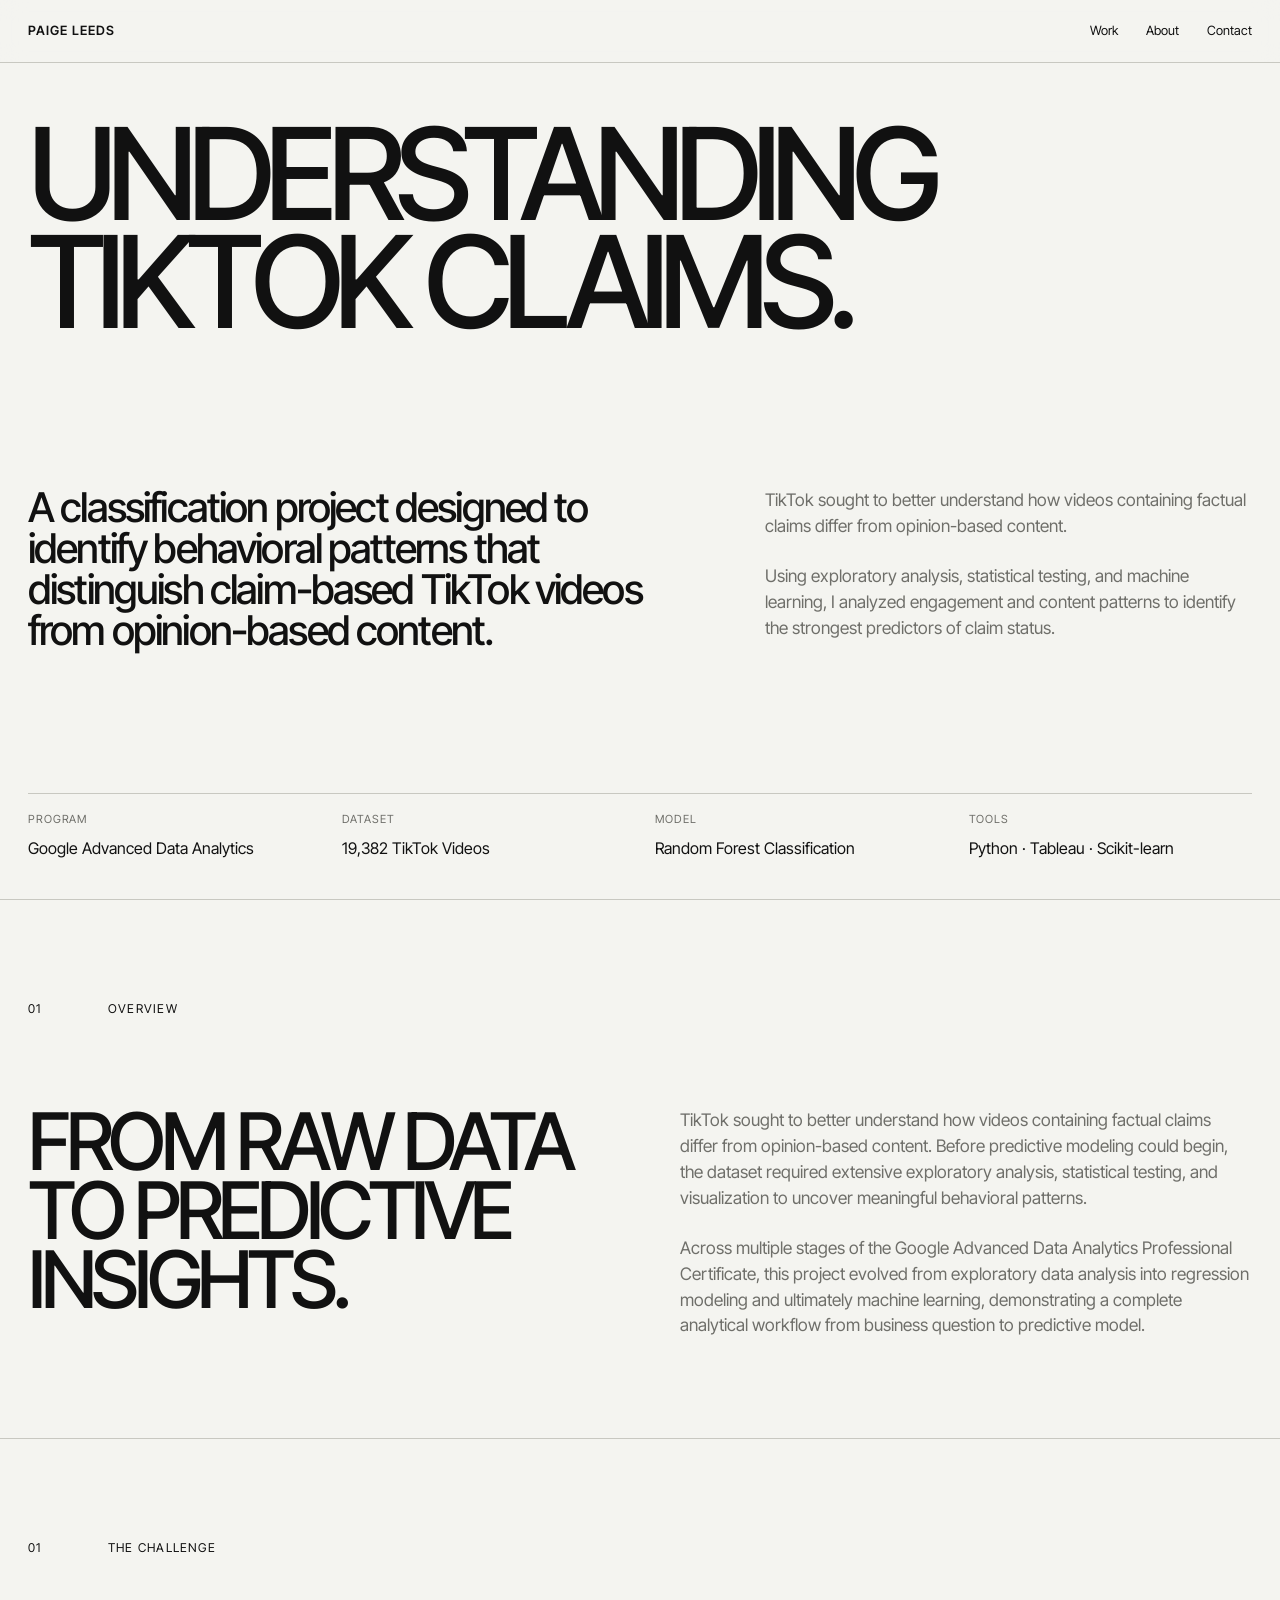
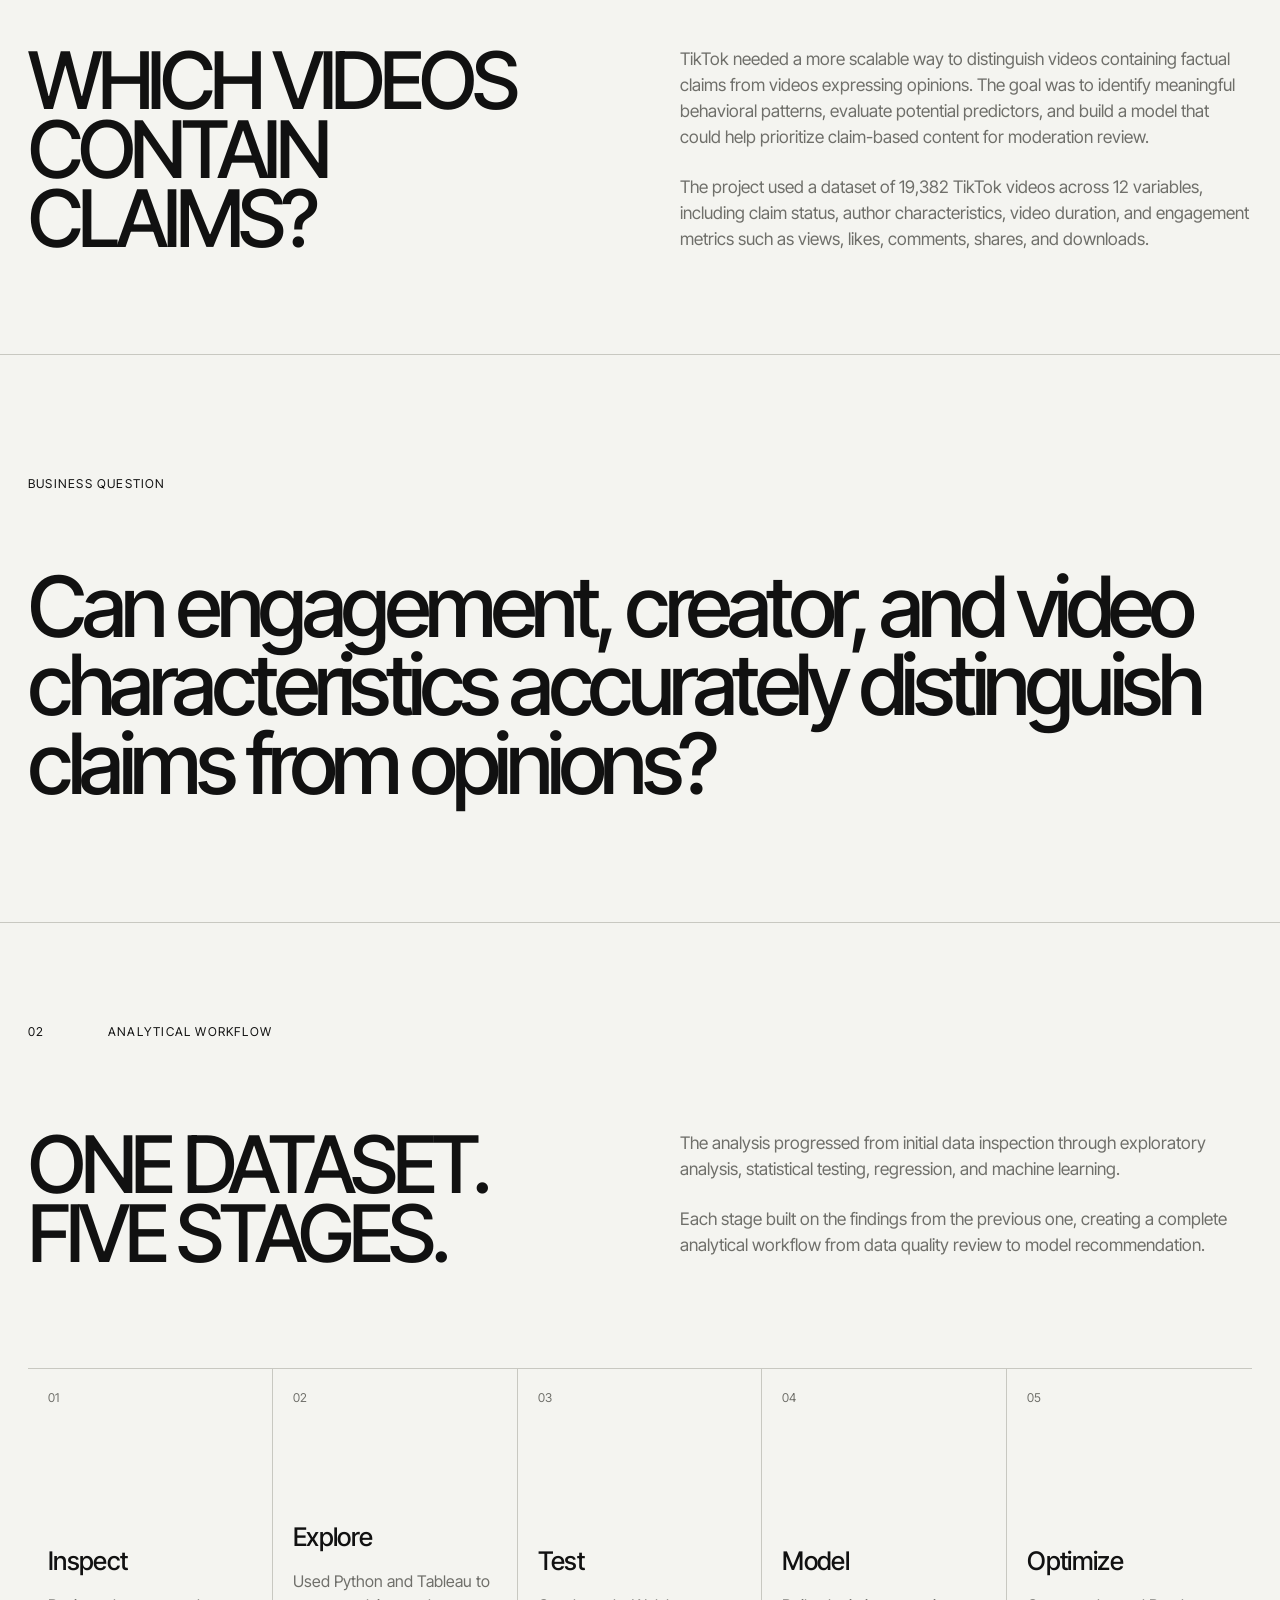
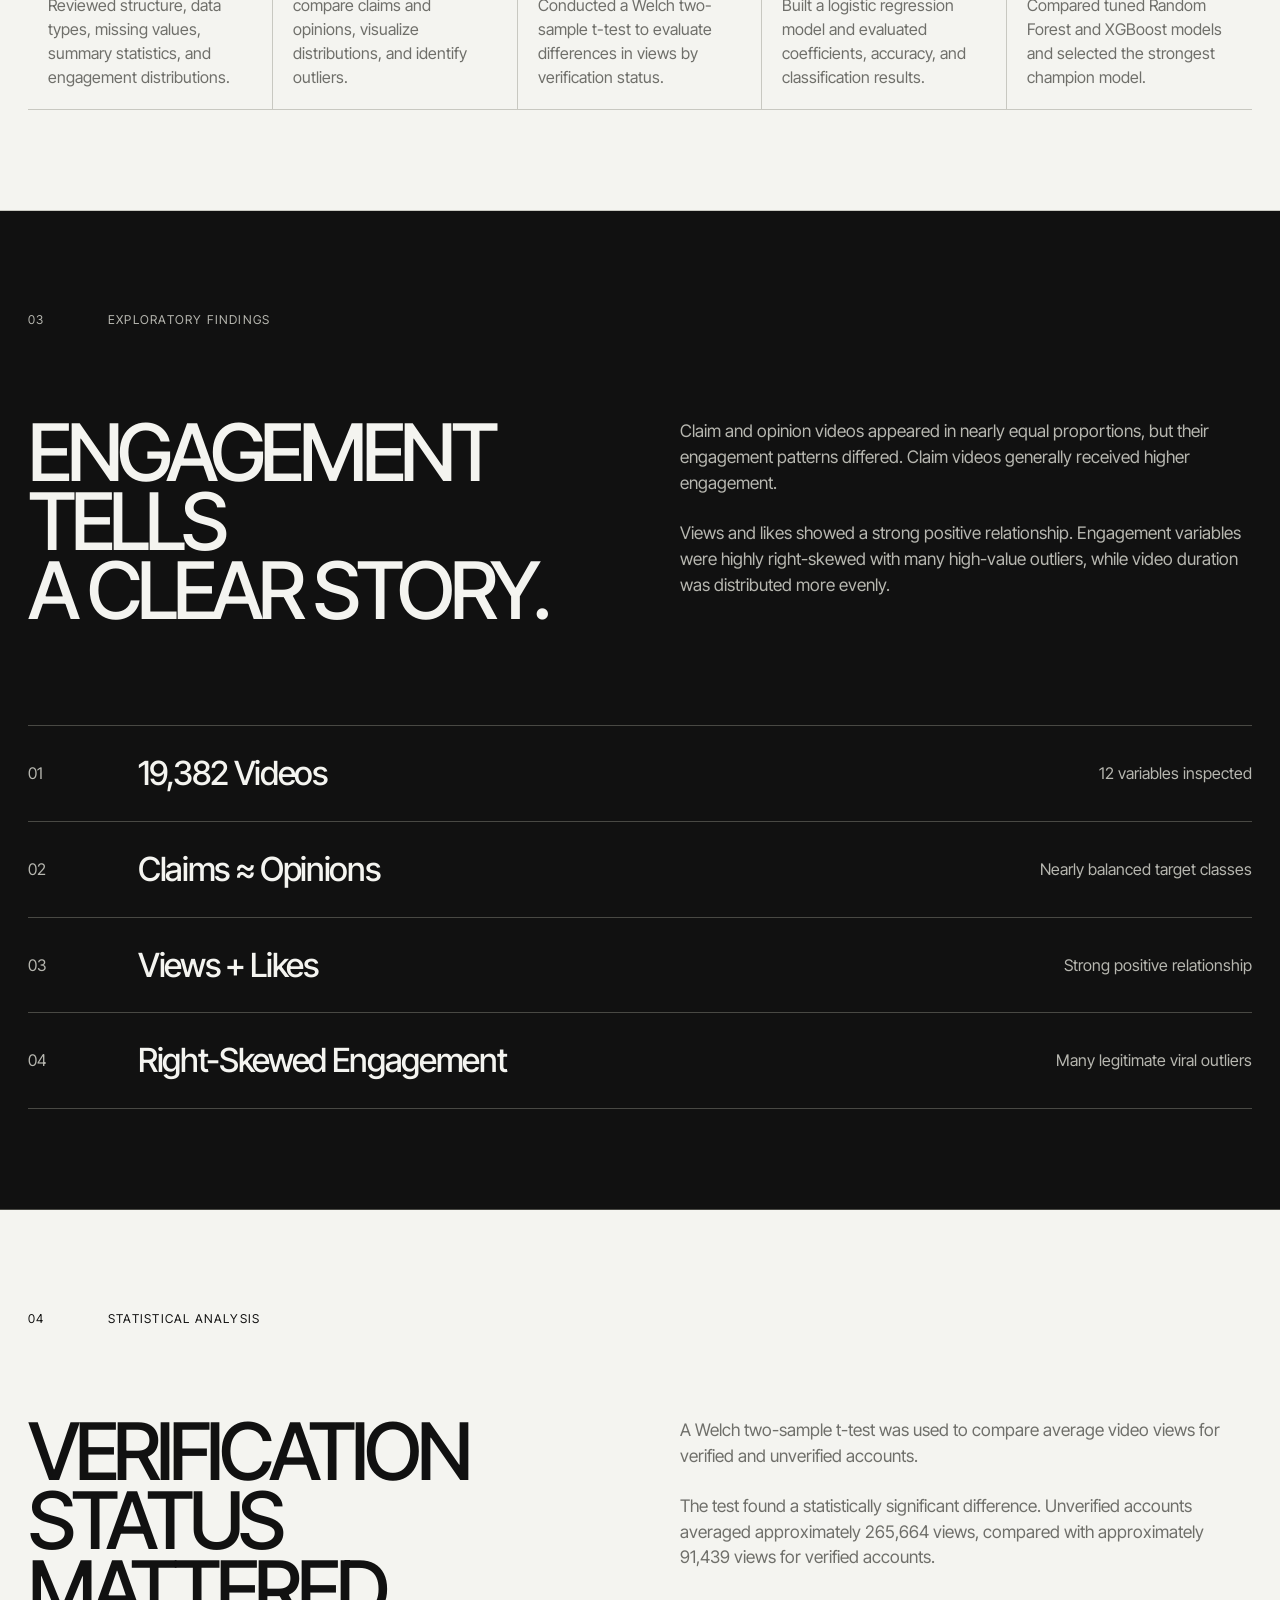
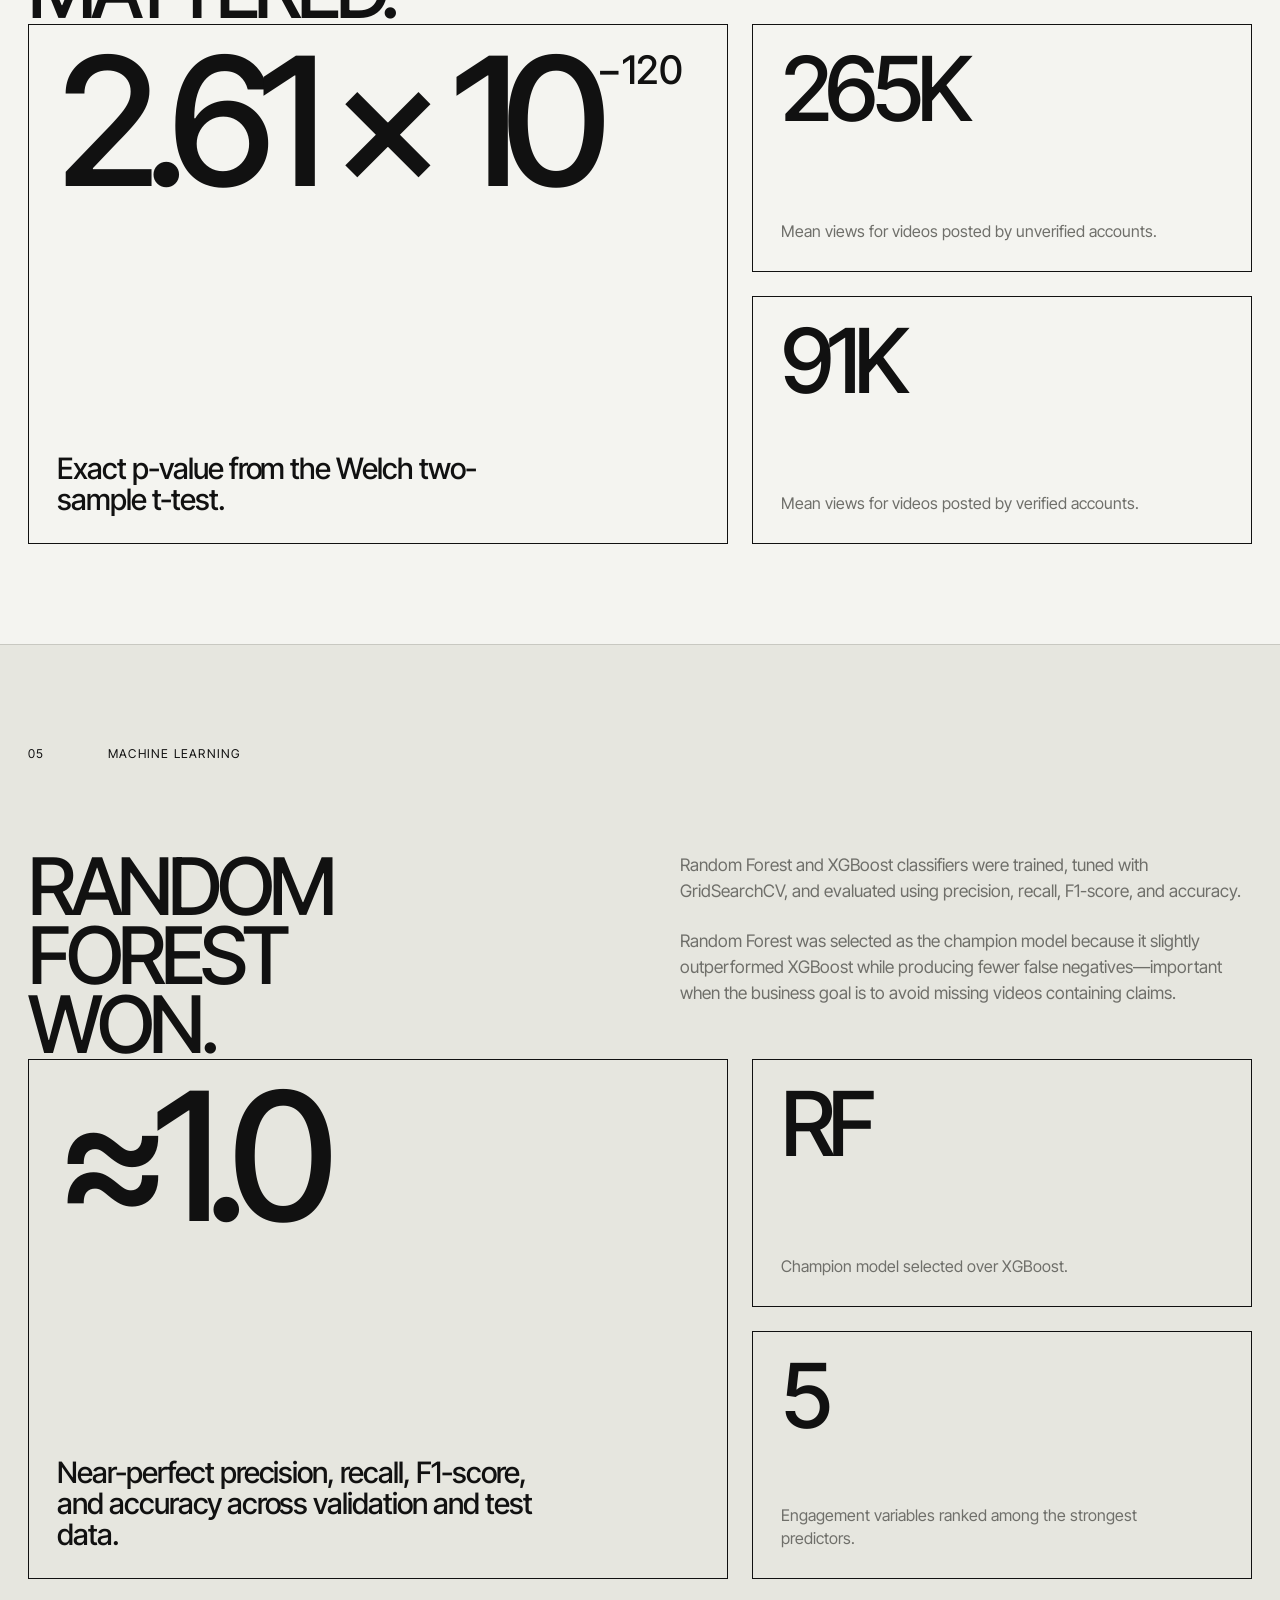
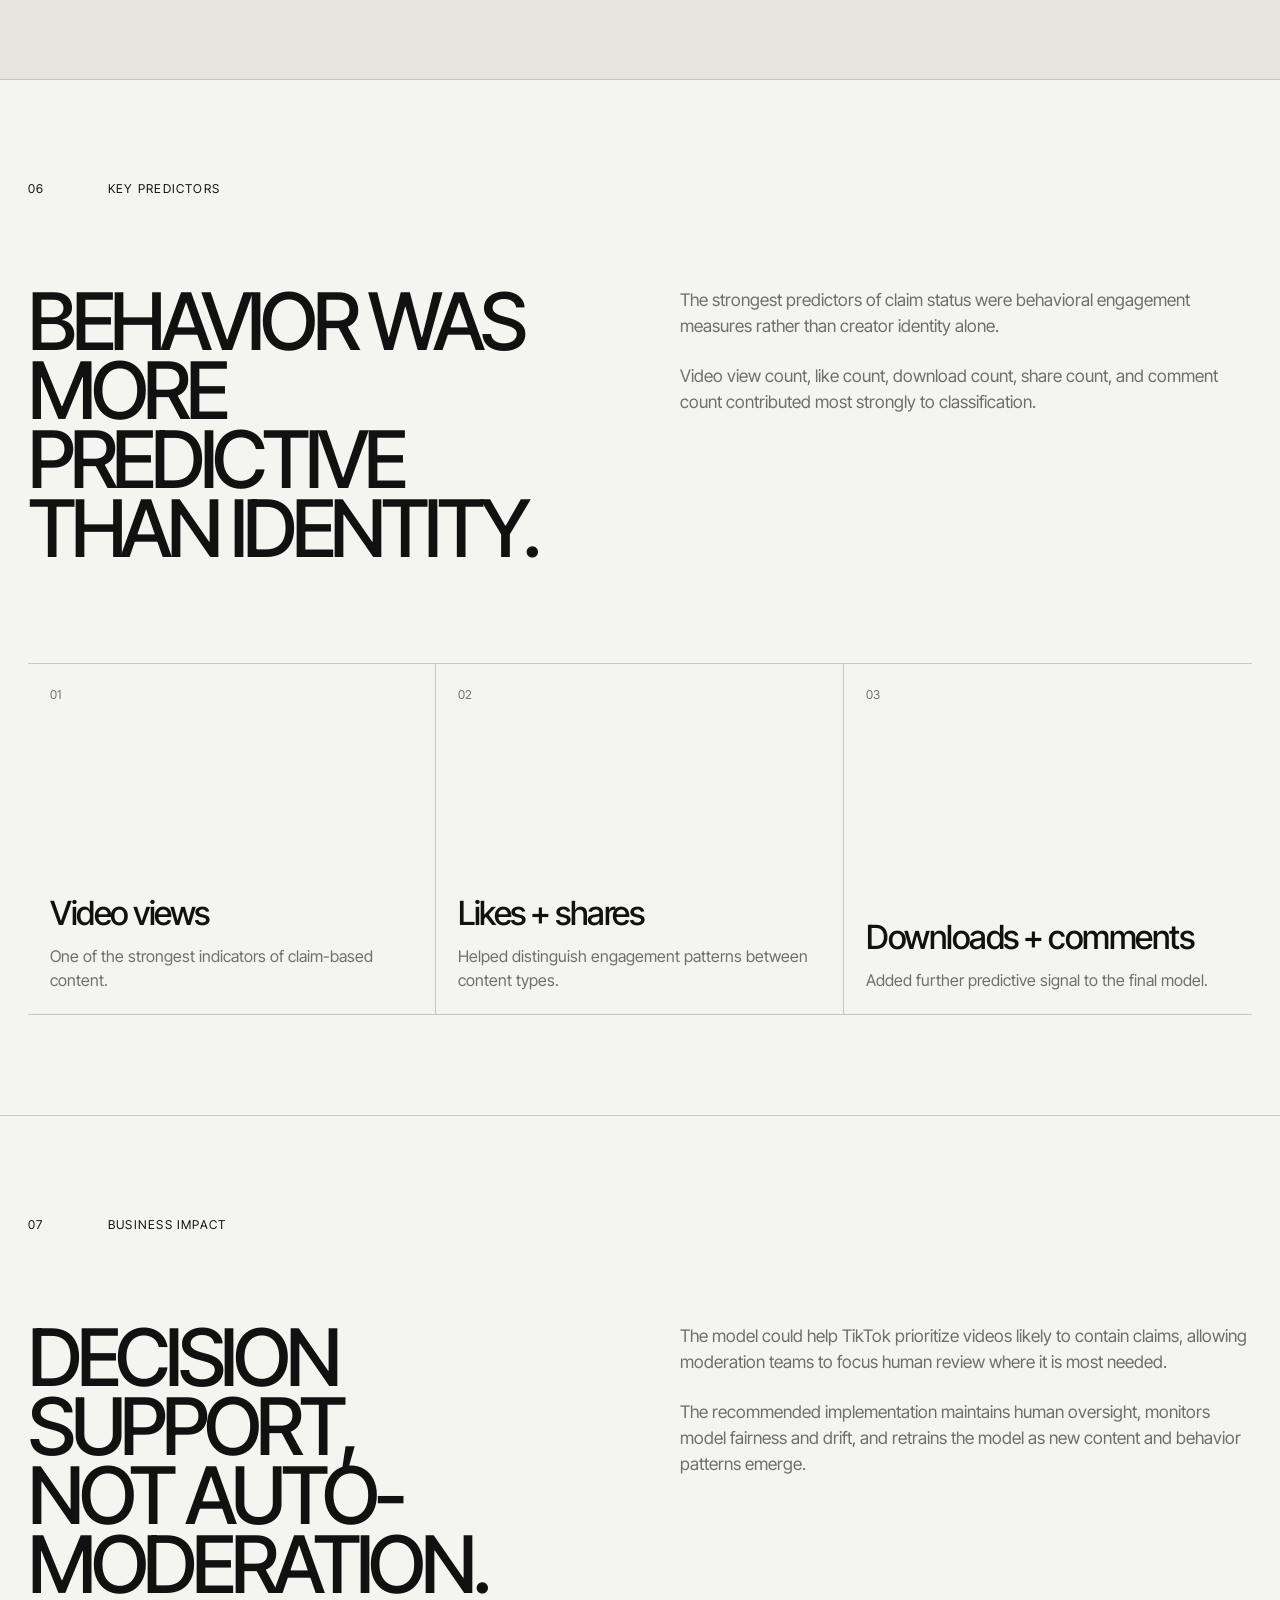
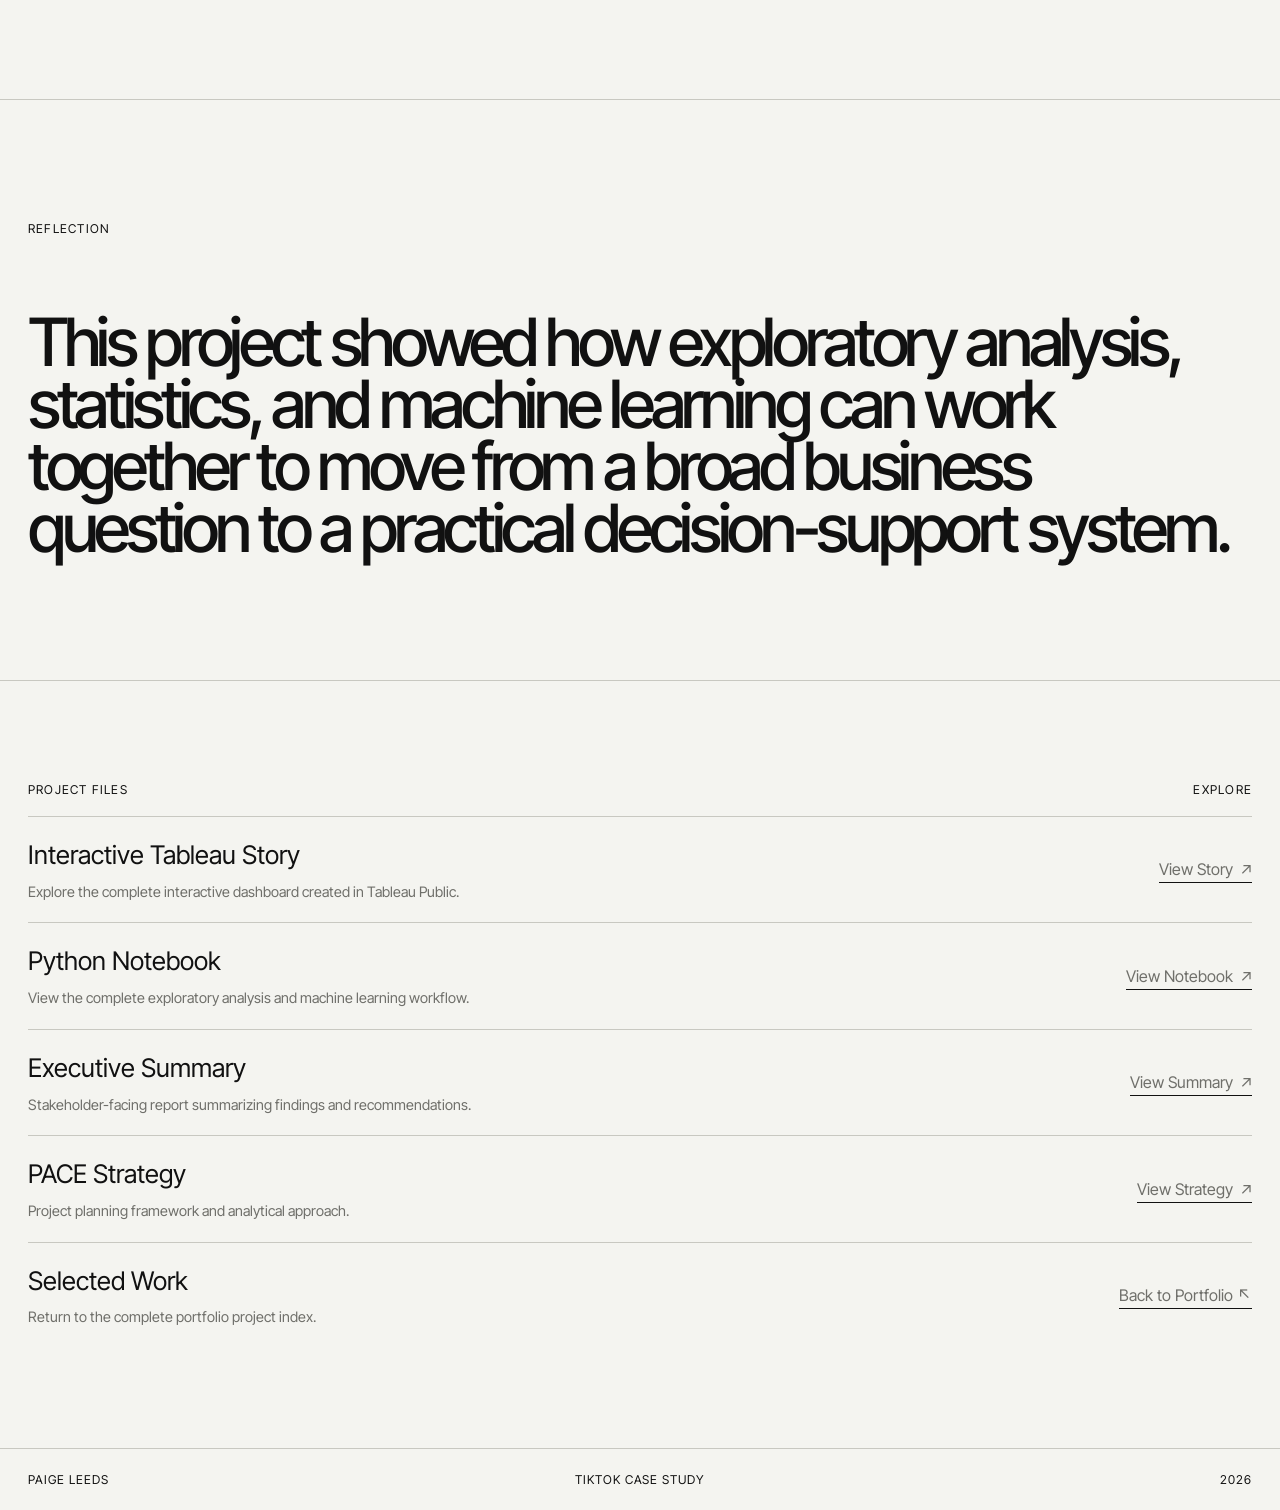
<file: tiktok.html>
<!DOCTYPE html>
<html lang="en">
<head>
    <meta charset="UTF-8">
    <meta name="viewport" content="width=device-width, initial-scale=1.0">

    <title>TikTok Claims Classification | Paige Leeds</title>

    <link rel="stylesheet" href="style.css">
    <link rel="icon" href="/favicon.ico" sizes="any">
    <link rel="icon" type="image/png" sizes="32x32" href="/assets/favicon-32x32.png">
    <link rel="icon" type="image/png" sizes="16x16" href="/assets/favicon-16x16.png">
    <link rel="apple-touch-icon" sizes="180x180" href="/apple-touch-icon.png">
</head>

<body class="tiktok-page">

<nav class="site-nav">
    <a class="wordmark" href="index.html">PAIGE LEEDS</a>

    <div class="nav-links">
        <a href="index.html#work">Work</a>
        <a href="index.html#about">About</a>
        <a href="index.html#contact">Contact</a>
    </div>
</nav>

<main>

<section class="hero">

    <h1 class="desktop-title">
        Understanding TikTok Claims.
    </h1>
    
    <h1 class="mobile-title">
        Under-<br>
        standing<br>
        TikTok<br>
        claims.
    </h1>

    <div class="case-intro">

        <p class="case-intro-large">
            A classification project designed to identify behavioral
            patterns that distinguish claim-based TikTok videos from
            opinion-based content.
        </p>

        <div class="case-summary">

            <p>
                TikTok sought to better understand how videos containing
                factual claims differ from opinion-based content.
            </p>

            <p>
                Using exploratory analysis, statistical testing, and
                machine learning, I analyzed engagement and content
                patterns to identify the strongest predictors of claim status.
            </p>

        </div>

    </div>

    <div class="case-meta-grid">

        <div>
            <p class="case-meta-label">Program</p>
            <p>Google Advanced Data Analytics</p>
        </div>

        <div>
            <p class="case-meta-label">Dataset</p>
            <p>19,382 TikTok Videos</p>
        </div>

        <div>
            <p class="case-meta-label">Model</p>
            <p>Random Forest Classification</p>
        </div>

        <div>
            <p class="case-meta-label">Tools</p>
            <p>Python · Tableau · Scikit-learn</p>
        </div>

    </div>

</section>

<section class="case-section" id="overview">

    <div class="case-section-label">
        <p>01</p>
        <p>Overview</p>
    </div>

    <div class="case-two-column">

        <h2>
            From raw data<br>
            to predictive<br>
            insights.
        </h2>

        <div class="case-body-copy">

<p>

TikTok sought to better understand how videos
containing factual claims differ from opinion-based
content. Before predictive modeling could begin,
the dataset required extensive exploratory analysis,
statistical testing, and visualization to uncover
meaningful behavioral patterns.

</p>

<p>

Across multiple stages of the Google Advanced Data
Analytics Professional Certificate, this project
evolved from exploratory data analysis into
regression modeling and ultimately machine learning,
demonstrating a complete analytical workflow from
business question to predictive model.

</p>

</div>

</div>

</section>

<section class="case-section">

    <div class="case-section-label">
        <p>01</p>
        <p>The Challenge</p>
    </div>

    <div class="case-two-column">

        <h2>
            Which videos<br>
            contain claims?
        </h2>

        <div class="case-body-copy">

            <p>
                TikTok needed a more scalable way to distinguish videos
                containing factual claims from videos expressing opinions.
                The goal was to identify meaningful behavioral patterns,
                evaluate potential predictors, and build a model that could
                help prioritize claim-based content for moderation review.
            </p>

            <p>
                The project used a dataset of 19,382 TikTok videos across
                12 variables, including claim status, author characteristics,
                video duration, and engagement metrics such as views, likes,
                comments, shares, and downloads.
            </p>

        </div>

    </div>

</section>


<section class="case-statement">

    <p class="statement-label">Business Question</p>

    <blockquote>
        Can engagement, creator, and video characteristics
        accurately distinguish claims from opinions?
    </blockquote>

</section>


<section class="case-section">

    <div class="case-section-label">
        <p>02</p>
        <p>Analytical Workflow</p>
    </div>

    <div class="case-two-column">

        <h2>
            One dataset.<br>
            Five stages.
        </h2>

        <div class="case-body-copy">

            <p>
                The analysis progressed from initial data inspection
                through exploratory analysis, statistical testing,
                regression, and machine learning.
            </p>

            <p>
                Each stage built on the findings from the previous one,
                creating a complete analytical workflow from data quality
                review to model recommendation.
            </p>

        </div>

    </div>

    <div class="process-grid">

        <div class="process-step">
            <p class="process-number">01</p>
            <h3>Inspect</h3>
            <p>
                Reviewed structure, data types, missing values,
                summary statistics, and engagement distributions.
            </p>
        </div>

        <div class="process-step">
            <p class="process-number">02</p>
            <h3>Explore</h3>
            <p>
                Used Python and Tableau to compare claims and opinions,
                visualize distributions, and identify outliers.
            </p>
        </div>

        <div class="process-step">
            <p class="process-number">03</p>
            <h3>Test</h3>
            <p>
                Conducted a Welch two-sample t-test to evaluate
                differences in views by verification status.
            </p>
        </div>

        <div class="process-step">
            <p class="process-number">04</p>
            <h3>Model</h3>
            <p>
                Built a logistic regression model and evaluated
                coefficients, accuracy, and classification results.
            </p>
        </div>

        <div class="process-step">
            <p class="process-number">05</p>
            <h3>Optimize</h3>
            <p>
                Compared tuned Random Forest and XGBoost models
                and selected the strongest champion model.
            </p>
        </div>

    </div>

</section>


<section class="case-section case-section-dark">

    <div class="case-section-label">
        <p>03</p>
        <p>Exploratory Findings</p>
    </div>

    <div class="case-two-column">

        <h2>
            Engagement tells<br>
            a clear story.
        </h2>

        <div class="case-body-copy">

            <p>
                Claim and opinion videos appeared in nearly equal
                proportions, but their engagement patterns differed.
                Claim videos generally received higher engagement.
            </p>

            <p>
                Views and likes showed a strong positive relationship.
                Engagement variables were highly right-skewed with many
                high-value outliers, while video duration was distributed
                more evenly.
            </p>

        </div>

    </div>

    <div class="metric-list">

        <div class="metric-row">
            <p>01</p>
            <h3>19,382 Videos</h3>
            <p>12 variables inspected</p>
        </div>

        <div class="metric-row">
            <p>02</p>
            <h3>Claims ≈ Opinions</h3>
            <p>Nearly balanced target classes</p>
        </div>

        <div class="metric-row">
            <p>03</p>
            <h3>Views + Likes</h3>
            <p>Strong positive relationship</p>
        </div>

        <div class="metric-row">
            <p>04</p>
            <h3>Right-Skewed Engagement</h3>
            <p>Many legitimate viral outliers</p>
        </div>

    </div>

</section>


<section class="case-section">

    <div class="case-section-label">
        <p>04</p>
        <p>Statistical Analysis</p>
    </div>

    <div class="case-two-column">

        <h2>
            Verification status<br>
            mattered.
        </h2>

        <div class="case-body-copy">

            <p>
                A Welch two-sample t-test was used to compare average
                video views for verified and unverified accounts.
            </p>

            <p>
                The test found a statistically significant difference.
                Unverified accounts averaged approximately 265,664 views,
                compared with approximately 91,439 views for verified
                accounts.
            </p>

        </div>

    </div>

    <div class="results-hero">

        <div class="result-primary">

            <p class="result-value">
                <span class="stat-base">2.61 × 10</span><span class="stat-exponent">−120</span>
            </p>

            <p class="result-caption">
                Exact p-value from the Welch two-sample t-test.
            </p>
            
        </div>

        <div class="result-secondary">

            <div class="result-card">
                <p class="result-value-small">265K</p>
                <p>
                    Mean views for videos posted by unverified accounts.
                </p>
            </div>

            <div class="result-card">
                <p class="result-value-small">91K</p>
                <p>
                    Mean views for videos posted by verified accounts.
                </p>
            </div>

        </div>

    </div>

</section>


<section class="case-section results-section">

    <div class="case-section-label">
        <p>05</p>
        <p>Machine Learning</p>
    </div>

    <div class="case-two-column">

        <h2>
            Random Forest<br>
            won.
        </h2>

        <div class="case-body-copy">

            <p>
                Random Forest and XGBoost classifiers were trained,
                tuned with GridSearchCV, and evaluated using precision,
                recall, F1-score, and accuracy.
            </p>

            <p>
                Random Forest was selected as the champion model because
                it slightly outperformed XGBoost while producing fewer
                false negatives—important when the business goal is to
                avoid missing videos containing claims.
            </p>

        </div>

    </div>

    <div class="results-hero">

        <div class="result-primary">

            <p class="result-value">≈1.0</p>

            <p class="result-caption">
                Near-perfect precision, recall, F1-score,
                and accuracy across validation and test data.
            </p>

        </div>

        <div class="result-secondary">

            <div class="result-card">
                <p class="result-value-small">RF</p>
                <p>
                    Champion model selected over XGBoost.
                </p>
            </div>

            <div class="result-card">
                <p class="result-value-small">5</p>
                <p>
                    Engagement variables ranked among the strongest predictors.
                </p>
            </div>

        </div>

    </div>

</section>


<section class="case-section">

    <div class="case-section-label">
        <p>06</p>
        <p>Key Predictors</p>
    </div>

    <div class="case-two-column">

        <h2>
            Behavior was more<br>
            predictive than identity.
        </h2>

        <div class="case-body-copy">

            <p>
                The strongest predictors of claim status were behavioral
                engagement measures rather than creator identity alone.
            </p>

            <p>
                Video view count, like count, download count, share count,
                and comment count contributed most strongly to classification.
            </p>

        </div>

    </div>

    <div class="impact-grid">

        <article>
            <p>01</p>
            <h3>Video views</h3>
            <p>
                One of the strongest indicators of claim-based content.
            </p>
        </article>

        <article>
            <p>02</p>
            <h3>Likes + shares</h3>
            <p>
                Helped distinguish engagement patterns between content types.
            </p>
        </article>

        <article>
            <p>03</p>
            <h3>Downloads + comments</h3>
            <p>
                Added further predictive signal to the final model.
            </p>
        </article>

    </div>

</section>


<section class="case-section">

    <div class="case-section-label">
        <p>07</p>
        <p>Business Impact</p>
    </div>

    <div class="case-two-column">

        <h2>
            Decision support,<br>
            not auto-moderation.
        </h2>

        <div class="case-body-copy">

            <p>
                The model could help TikTok prioritize videos likely to
                contain claims, allowing moderation teams to focus human
                review where it is most needed.
            </p>

            <p>
                The recommended implementation maintains human oversight,
                monitors model fairness and drift, and retrains the model
                as new content and behavior patterns emerge.
            </p>

        </div>

    </div>

</section>


<section class="case-statement reflection-section">

    <p class="statement-label">Reflection</p>

    <blockquote>
        This project showed how exploratory analysis,
        statistics, and machine learning can work together
        to move from a broad business question to a practical
        decision-support system.
    </blockquote>

</section>

<section class="case-section">

    <div class="section-heading">
        <p>Project Files</p>
        <p>Explore</p>
    </div>

    <div class="credential-row">
        <div>
            <p>Interactive Tableau Story</p>
            <small>
                Explore the complete interactive dashboard created in Tableau Public.
            </small>
        </div>

        <p>
            <a href="https://public.tableau.com/shared/Z7XJHK3C5?:display_count=n&:origin=viz_share_link"
               target="_blank">
                View Story <span class="chunky-arrow arrow-up-right">↖</span>
            </a>
        </p>
    </div>

    <div class="credential-row">
        <div>
            <p>Python Notebook</p>
            <small>
                View the complete exploratory analysis and machine learning workflow.
            </small>
        </div>

        <p>
            <a 
                href="https://github.com/leedspaige/leedspaige.github.io/blob/main/tiktok-notebook.ipynb"
                target="_blank"
                rel="noopener noreferrer"
            >
                View Notebook <span class="chunky-arrow arrow-up-right">↖</span>
            </a>
        </p>
    </div>

    <div class="credential-row">
        <div>
            <p>Executive Summary</p>
            <small>
                Stakeholder-facing report summarizing findings and recommendations.
            </small>
        </div>

        <p>
               <a
                    href="tiktok-executive-summary.pdf"
                    target="_blank"
                    rel="noopener noreferrer"
                >
                    View Summary <span class="chunky-arrow arrow-up-right">↖</span>
            </a>
        </p>
    </div>

    <div class="credential-row">
        <div>
            <p>PACE Strategy</p>
            <small>
                Project planning framework and analytical approach.
            </small>
        </div>
    
        <p>
            <a
                href="tiktok-pace.pdf"
                target="_blank"
                rel="noopener noreferrer"
    
            >
                View Strategy <span class="chunky-arrow arrow-up-right">↖</span>
            </a>
        </p>
    </div>

    <div class="credential-row">
        <div>
            <p>Selected Work</p>
    
            <small>
                Return to the complete portfolio project index.
            </small>
        </div>
    
        <p>
            <a href="index.html#work">
                Back to Portfolio <span class="chunky-arrow">↖</span>
            </a>
        </p>
    </div>

</section>
    
</main>

<footer>

<p>Paige Leeds</p>

<p>TikTok Case Study</p>

<p>2026</p>

</footer>

</body>
</html>
</file>
<file: style.css>
@import url('https://fonts.googleapis.com/css2?family=Inter+Tight:wght@400;500;600&display=swap');

:root {
    --background: #f4f4f0;
    --text: #111111;
    --muted: #6f6f6a;
    --line: #c8c8c1;
}

* {
    margin: 0;
    padding: 0;
    box-sizing: border-box;
}

html {
    scroll-behavior: smooth;
}

body {
    background: var(--background);
    color: var(--text);
    font-family: "Inter Tight", Arial, sans-serif;
    font-size: 16px;
    line-height: 1.4;
}

a {
    color: inherit;
    text-decoration: none;
}

a:hover {
    opacity: 0.5;
}

.site-nav {
    position: fixed;
    top: 0;
    left: 0;
    z-index: 100;

    width: 100%;
    padding: 22px 28px;

    display: flex;
    justify-content: space-between;
    align-items: center;

    background: rgba(244, 244, 240, 0.92);
    border-bottom: 1px solid var(--line);
    backdrop-filter: blur(12px);
    -webkit-backdrop-filter: blur(12px);
}

.wordmark {
    font-size: 0.8rem;
    font-weight: 600;
    letter-spacing: 0.08em;
}

.nav-links {
    display: flex;
    gap: 28px;
}

.nav-links a {
    font-size: 0.8rem;
}

main {
    width: 100%;
}


/* ========================================
   HOMEPAGE HERO
======================================== */

.hero {
    min-height: 100vh;
    padding: 120px 28px 40px;

    display: flex;
    flex-direction: column;
    justify-content: space-between;

    border-bottom: 1px solid var(--line);
}

.hero-meta {
    display: grid;
    grid-template-columns: 1fr 1fr 1fr;

    font-size: 0.78rem;
    text-transform: uppercase;
    letter-spacing: 0.08em;
}

.hero-meta span:nth-child(2) {
    text-align: center;
}

.hero-meta span:nth-child(3) {
    text-align: right;
}

.hero h1 {
    max-width: 1400px;

    font-size: clamp(4.8rem, 10vw, 10rem);
    font-weight: 500;
    line-height: 0.84;
    letter-spacing: -0.075em;
    text-transform: uppercase;
}

.hero-bottom {
    display: grid;
    grid-template-columns: 1fr 1fr;
    gap: 40px;
    align-items: end;
}

.hero-bottom > p {
    max-width: 520px;

    color: var(--muted);
    font-size: clamp(1.1rem, 1.7vw, 1.5rem);
    line-height: 1.35;
}

.hero-links {
    display: flex;
    justify-content: flex-end;
    gap: 28px;
}

.hero-links a {
    border-bottom: 1px solid var(--text);
    padding-bottom: 3px;
}


/* ========================================
   HOMEPAGE SECTIONS
======================================== */

.work,
.about,
.credentials,
.contact {
    padding: 28px;
    border-bottom: 1px solid var(--line);
}

.section-heading {
    padding-bottom: 18px;

    display: flex;
    justify-content: space-between;

    border-bottom: 1px solid var(--line);

    font-size: 0.76rem;
    text-transform: uppercase;
    letter-spacing: 0.1em;
}


/* ========================================
   PROJECTS
======================================== */

.project {
    padding: 34px 0;

    display: grid;
    grid-template-columns: 80px minmax(0, 1fr) 240px;
    gap: 34px;

    border-bottom: 1px solid var(--line);
}

.project:last-child {
    border-bottom: none;
}

.project-number {
    font-size: 0.82rem;
}

.project-type {
    margin-bottom: 10px;

    color: var(--muted);
    font-size: 0.78rem;
    text-transform: uppercase;
    letter-spacing: 0.08em;
}

.project h2 {
    max-width: 900px;

    font-size: clamp(2.5rem, 5vw, 5.8rem);
    font-weight: 500;
    line-height: 0.94;
    letter-spacing: -0.06em;
}

.project-description {
    max-width: 660px;
    margin-top: 28px;

    color: var(--muted);
    font-size: 1rem;
    line-height: 1.5;
}

.project-details {
    display: flex;
    flex-direction: column;
    align-items: flex-start;
    gap: 8px;

    color: var(--muted);
    font-size: 0.86rem;
}

.project-details a {
    margin-top: auto;

    color: var(--text);
    border-bottom: 1px solid var(--text);
    padding-bottom: 3px;
}


/* ========================================
   ABOUT
======================================== */

.about-grid {
    padding: 70px 0 110px;

    display: grid;
    grid-template-columns: 1fr 1fr;
    gap: 60px;
}

.about-grid h2 {
    font-size: clamp(3.5rem, 7vw, 8rem);
    font-weight: 500;
    line-height: 0.88;
    letter-spacing: -0.07em;
    text-transform: uppercase;
}

.about-copy {
    max-width: 620px;

    display: flex;
    flex-direction: column;
    gap: 28px;

    color: var(--muted);
    font-size: clamp(1.2rem, 2vw, 1.8rem);
    line-height: 1.35;
}


/* ========================================
   CREDENTIALS
======================================== */

.credential-row {
    min-height: 90px;
    padding: 20px 0;

    display: grid;
    grid-template-columns: 1fr 1fr;
    align-items: center;

    border-bottom: 1px solid var(--line);
}

.credential-row:last-child {
    border-bottom: none;
}

.credential-row p:first-child {
    font-size: clamp(1.25rem, 2vw, 2rem);
}

.credential-row p:last-child {
    color: var(--muted);
    text-align: right;
}


/* ========================================
   CONTACT
======================================== */

.contact {
    min-height: 75vh;

    display: flex;
    flex-direction: column;
    justify-content: space-between;
}

.contact-label {
    font-size: 0.76rem;
    text-transform: uppercase;
    letter-spacing: 0.1em;
}

.contact h2 {
    margin: 100px 0;

    font-size: clamp(4rem, 9vw, 10rem);
    font-weight: 500;
    line-height: 0.84;
    letter-spacing: -0.075em;
    text-transform: uppercase;
}

.contact-links {
    display: flex;
    gap: 30px;
}

.contact-links a {
    border-bottom: 1px solid var(--text);
    padding-bottom: 3px;
}


/* ========================================
   FOOTER
======================================== */

footer {
    padding: 22px 28px;

    display: grid;
    grid-template-columns: 1fr 1fr 1fr;

    font-size: 0.76rem;
    text-transform: uppercase;
    letter-spacing: 0.08em;
}

footer p:nth-child(2) {
    text-align: center;
}

footer p:nth-child(3) {
    text-align: right;
}


/* ========================================
   THESIS CASE STUDY
======================================== */

.case-study-page {
    background: var(--background);
    color: var(--text);
}


/* ========================================
   CASE STUDY HERO
======================================== */

.case-hero {
    min-height: 100vh;
    padding: 120px 28px 50px;

    display: flex;
    flex-direction: column;

    border-bottom: 1px solid var(--line);
}

.case-kicker {
    display: grid;
    grid-template-columns: 1fr 1fr 1fr;

    margin-bottom: 90px;

    font-size: 0.78rem;
    text-transform: uppercase;
    letter-spacing: 0.08em;
}

.case-kicker span:nth-child(2) {
    text-align: center;
}

.case-kicker span:nth-child(3) {
    text-align: right;
}

.case-hero h1 {
    max-width: 1500px;

    font-size: clamp(4.2rem, 9vw, 9.5rem);
    font-weight: 500;
    line-height: 0.84;
    letter-spacing: -0.075em;
    text-transform: uppercase;
}

.case-intro {
    display: grid;
    grid-template-columns: 1.35fr 1fr;
    gap: 80px;
    align-items: start;

    margin-top: 100px;
}

.case-intro-large {
    max-width: 760px;

    font-size: clamp(1.8rem, 3.2vw, 3.8rem);
    font-weight: 500;
    line-height: 1;
    letter-spacing: -0.045em;
}

.case-summary {
    max-width: 600px;
}

.case-summary p,
.case-body-copy p,
.result-explanation p {
    color: var(--muted);
    font-size: clamp(1rem, 1.35vw, 1.3rem);
    line-height: 1.5;
}

.case-summary p + p,
.case-body-copy p + p,
.result-explanation p + p {
    margin-top: 24px;
}

.case-meta-grid {
    display: grid;
    grid-template-columns: repeat(4, 1fr);
    gap: 30px;

    margin-top: 90px;
    padding-top: 18px;

    border-top: 1px solid var(--line);
}

.case-meta-grid p {
    margin: 0;
}

.case-meta-label {
    margin-bottom: 9px !important;

    color: var(--muted);
    font-size: 0.7rem;
    text-transform: uppercase;
    letter-spacing: 0.08em;
}


/* ========================================
   CASE STUDY STANDARD SECTIONS
======================================== */

.case-section {
    padding: 100px 28px;
    border-bottom: 1px solid var(--line);
}

.case-section-label {
    display: grid;
    grid-template-columns: 80px 1fr;

    margin-bottom: 90px;

    font-size: 0.76rem;
    text-transform: uppercase;
    letter-spacing: 0.1em;
}

.case-two-column {
    display: grid;
    grid-template-columns: 1fr 1fr;
    gap: 80px;
    align-items: start;
}

.case-two-column h2 {
    max-width: 800px;

    font-size: clamp(3.3rem, 6.2vw, 7.5rem);
    font-weight: 500;
    line-height: 0.87;
    letter-spacing: -0.067em;
    text-transform: uppercase;
}

.case-body-copy {
    max-width: 680px;
}


/* ========================================
   LARGE STATEMENT SECTIONS
======================================== */

.case-statement {
    padding: 120px 28px;
    border-bottom: 1px solid var(--line);
}

.statement-label {
    margin-bottom: 75px;

    font-size: 0.76rem;
    text-transform: uppercase;
    letter-spacing: 0.1em;
}

.case-statement blockquote {
    max-width: 1450px;

    font-size: clamp(3rem, 6.6vw, 8rem);
    font-weight: 500;
    line-height: 0.93;
    letter-spacing: -0.065em;
}

.reflection-section blockquote {
    max-width: 1500px;
    font-size: clamp(2.6rem, 5.2vw, 6.5rem);
}


/* ========================================
   PROCESS GRID
======================================== */

.process-grid {
    display: grid;
    grid-template-columns: repeat(5, 1fr);

    margin-top: 100px;

    border-top: 1px solid var(--line);
    border-bottom: 1px solid var(--line);
}

.process-step {
    min-height: 340px;
    padding: 20px;

    display: flex;
    flex-direction: column;

    border-right: 1px solid var(--line);
}

.process-step:last-child {
    border-right: none;
}

.process-number {
    margin-bottom: auto;

    color: var(--muted);
    font-size: 0.76rem;
}

.process-step h3 {
    margin-bottom: 14px;

    font-size: clamp(1.35rem, 2vw, 2rem);
    font-weight: 500;
    letter-spacing: -0.025em;
}

.process-step p:last-child {
    color: var(--muted);
    line-height: 1.5;
}


/* ========================================
   DARK ENVIRONMENTAL DATA SECTION
======================================== */

.case-section-dark {
    background: #111111;
    color: #f4f4f0;
    border-bottom-color: #494944;
}

.case-section-dark .case-section-label,
.case-section-dark .case-body-copy p {
    color: #b7b7b0;
}

.metric-list {
    margin-top: 100px;
    border-top: 1px solid #494944;
}

.metric-row {
    display: grid;
    grid-template-columns: 80px 1.5fr 1fr;
    gap: 30px;
    align-items: center;

    padding: 24px 0;

    border-bottom: 1px solid #494944;
}

.metric-row h3 {
    font-size: clamp(1.5rem, 2.6vw, 3.2rem);
    font-weight: 500;
    letter-spacing: -0.04em;
}

.metric-row p:first-child,
.metric-row p:last-child {
    color: #b7b7b0;
}

.metric-row p:last-child {
    text-align: right;
}


/* ========================================
   MODEL FLOW
======================================== */

.model-flow {
    display: grid;
    grid-template-columns: 1fr auto 1fr auto 1fr auto 1fr;
    gap: 16px;
    align-items: center;

    margin-top: 100px;
}

.model-flow div {
    min-height: 180px;
    padding: 20px;

    display: flex;
    flex-direction: column;
    justify-content: space-between;

    border: 1px solid var(--line);
}

.model-flow div span {
    color: var(--muted);
    font-size: 0.76rem;
}

.model-flow div p {
    font-size: clamp(1.1rem, 1.6vw, 1.5rem);
    font-weight: 500;
    line-height: 1.1;
}

.flow-arrow {
    color: var(--muted);
    font-size: 1.5rem;
}


/* ========================================
   RESULTS
======================================== */

.results-section {
    background: #e6e6df;
}

.results-hero {
    display: grid;
    grid-template-columns: 1.4fr 1fr;
    gap: 24px;
}

.result-primary,
.result-card {
    border: 1px solid var(--text);
}

.result-primary {
    min-height: 520px;
    padding: 28px;

    display: flex;
    flex-direction: column;
    justify-content: space-between;
}

.result-value {
    font-size: clamp(6rem, 14vw, 15rem);
    font-weight: 500;
    line-height: 0.76;
    letter-spacing: -0.09em;
}

.result-value {
    display: flex;
    align-items: flex-start;
    white-space: nowrap;
}

.stat-base {
    display: inline-block;
}

.stat-exponent {
    display: inline-block;
    margin-top: -0.05em;
    margin-left: 0.08em;
    font-size: 0.22em;
    line-height: 1;
    letter-spacing: -0.01em;
}

.result-caption {
    max-width: 500px;

    font-size: clamp(1.4rem, 2.3vw, 2.5rem);
    font-weight: 500;
    line-height: 1.05;
    letter-spacing: -0.035em;
}

.result-secondary {
    display: grid;
    grid-template-rows: 1fr 1fr;
    gap: 24px;
}

.result-card {
    min-height: 248px;
    padding: 28px;

    display: flex;
    flex-direction: column;
    justify-content: space-between;
}

.result-card p:last-child {
    max-width: 380px;

    color: var(--muted);
    font-size: 1rem;
    line-height: 1.45;
}

.result-value-small {
    font-size: clamp(4rem, 7vw, 8rem);
    font-weight: 500;
    line-height: 0.8;
    letter-spacing: -0.075em;
}

.result-explanation {
    display: grid;
    grid-template-columns: 1fr 1fr;
    gap: 80px;

    margin-top: 70px;
}


/* ========================================
   BUSINESS IMPACT
======================================== */

.impact-grid {
    display: grid;
    grid-template-columns: repeat(3, 1fr);

    margin-top: 100px;

    border-top: 1px solid var(--line);
    border-bottom: 1px solid var(--line);
}

.impact-grid article {
    min-height: 350px;
    padding: 22px;

    display: flex;
    flex-direction: column;

    border-right: 1px solid var(--line);
}

.impact-grid article:last-child {
    border-right: none;
}

.impact-grid article > p:first-child {
    margin-bottom: auto;

    color: var(--muted);
    font-size: 0.76rem;
}

.impact-grid h3 {
    margin-bottom: 14px;

    font-size: clamp(1.6rem, 2.6vw, 3rem);
    font-weight: 500;
    line-height: 1;
    letter-spacing: -0.045em;
}

.impact-grid article > p:last-child {
    max-width: 380px;

    color: var(--muted);
    line-height: 1.5;
}


/* ========================================
   FINAL CASE STUDY LINKS
======================================== */

.case-links-section {
    padding: 100px 28px;

    background: #111111;
    color: #f4f4f0;
}

.case-links-section > p {
    margin-bottom: 70px;

    color: #b7b7b0;
    font-size: 0.76rem;
    text-transform: uppercase;
    letter-spacing: 0.1em;
}

.case-links {
    display: flex;
    flex-direction: column;
}

.case-links a {
    padding: 24px 0;

    border-top: 1px solid #494944;

    font-size: clamp(2rem, 4.3vw, 5.2rem);
    font-weight: 500;
    line-height: 1;
    letter-spacing: -0.055em;
}

.case-links a:last-child {
    border-bottom: 1px solid #494944;
}


/* ========================================
   TABLET + MOBILE
======================================== */

@media (max-width: 900px) {

    .site-nav {
        padding: 18px;
    }

    .nav-links {
        gap: 14px;
    }

    .hero {
        min-height: 90vh;
        padding: 100px 18px 28px;
    }

    .hero-meta {
        grid-template-columns: 1fr 1fr;
    }

    .hero-meta span:nth-child(2) {
        text-align: right;
    }

    .hero-meta span:nth-child(3) {
        display: none;
    }

    .hero h1 {
        font-size: clamp(4rem, 19vw, 7rem);
    }

    .hero-bottom {
        grid-template-columns: 1fr;
    }

    .hero-links {
        justify-content: flex-start;
        flex-wrap: wrap;
        gap: 18px;
    }

    .work,
    .about,
    .credentials,
    .contact {
        padding: 18px;
    }

    .project {
        grid-template-columns: 40px 1fr;
        gap: 18px;
    }

    .project-details {
        grid-column: 2;
        margin-top: 12px;
    }

    .project-details a {
        margin-top: 20px;
    }

    .about-grid {
        grid-template-columns: 1fr;
        padding: 55px 0 80px;
    }

    .credential-row {
        grid-template-columns: 1fr;
        gap: 10px;
    }

    .credential-row p:last-child {
        text-align: left;
    }

    .contact {
        min-height: 65vh;
    }

    .contact h2 {
        margin: 80px 0;
        font-size: clamp(3.5rem, 16vw, 7rem);
    }

    footer {
        padding: 18px;
        grid-template-columns: 1fr;
        gap: 5px;
    }

    footer p:nth-child(2),
    footer p:nth-child(3) {
        text-align: left;
    }

    .case-hero {
        padding: 100px 18px 40px;
    }

    .case-kicker {
        grid-template-columns: 1fr 1fr;
        row-gap: 8px;

        margin-bottom: 65px;
    }

    .case-kicker span:nth-child(2) {
        text-align: right;
    }

    .case-kicker span:nth-child(3) {
        display: none;
    }

    .case-hero h1 {
        font-size: clamp(3.7rem, 14vw, 7rem);
    }

    .case-intro {
        grid-template-columns: 1fr;
        gap: 40px;

        margin-top: 65px;
    }

    .case-meta-grid {
        grid-template-columns: 1fr 1fr;
        gap: 35px 20px;

        margin-top: 65px;
    }

    .case-section {
        padding: 75px 18px;
    }

    .case-section-label {
        grid-template-columns: 50px 1fr;
        margin-bottom: 65px;
    }

    .case-two-column {
        grid-template-columns: 1fr;
        gap: 45px;
    }

    .case-statement {
        padding: 85px 18px;
    }

    .statement-label {
        margin-bottom: 55px;
    }

    .process-grid {
        grid-template-columns: 1fr;
        margin-top: 70px;
        border-bottom: none;
    }

    .process-step {
        min-height: 230px;
        border-right: none;
        border-bottom: 1px solid var(--line);
    }

    .case-section-dark .process-step {
        border-bottom-color: #494944;
    }

    .metric-list {
        margin-top: 70px;
    }

    .metric-row {
        grid-template-columns: 50px 1fr;
        gap: 16px;
    }

    .metric-row p:last-child {
        grid-column: 2;
        text-align: left;
    }

    .model-flow {
        grid-template-columns: 1fr;
        margin-top: 70px;
    }

    .flow-arrow {
        justify-self: center;
        transform: rotate(90deg);
    }

    .results-hero,
    .result-explanation {
        grid-template-columns: 1fr;
    }

    .result-primary {
        min-height: 420px;
    }

    .impact-grid {
        grid-template-columns: 1fr;
        margin-top: 70px;
        border-bottom: none;
    }

    .impact-grid article {
        min-height: 280px;
        border-right: none;
        border-bottom: 1px solid var(--line);
    }

    .case-links-section {
        padding: 75px 18px;
    }
}


/* ========================================
   SMALL MOBILE
======================================== */

@media (max-width: 600px) {

    .hero h1 {
        font-size: clamp(3.5rem, 18vw, 5.5rem);
    }

    .hero-bottom > p {
        font-size: 1.05rem;
    }

    .project {
        grid-template-columns: 28px 1fr;
    }

    .project h2 {
        font-size: clamp(2.4rem, 11vw, 4rem);
    }

    .about-grid h2 {
        font-size: clamp(3.2rem, 15vw, 5rem);
    }

    .contact h2 {
        font-size: clamp(3.3rem, 15vw, 5.5rem);
    }

    .case-hero h1 {
        font-size: clamp(3.4rem, 15vw, 5.3rem);
    }

    .case-intro-large {
        font-size: clamp(1.8rem, 9vw, 3rem);
    }

    .case-meta-grid {
        grid-template-columns: 1fr;
    }

    .case-two-column h2 {
        font-size: clamp(3rem, 14vw, 5rem);
    }

    .case-statement blockquote {
        font-size: clamp(2.7rem, 12vw, 4.8rem);
    }

    .reflection-section blockquote {
        font-size: clamp(2.5rem, 11vw, 4.3rem);
    }

    .result-primary,
    .result-card {
        padding: 18px;
    }

    .result-value {
        font-size: clamp(5rem, 25vw, 8rem);
    }

    .result-value-small {
        font-size: clamp(4rem, 20vw, 6.5rem);
    }

    .case-links a {
        font-size: clamp(2rem, 10vw, 3.5rem);
    }

}

small{
    display:block;
    margin-top:8px;
    color:var(--muted);
    font-size:0.9rem;
    line-height:1.5;
}

.credential-row a{
    border-bottom:1px solid var(--text);
    padding-bottom:3px;
}

/* ========================================
   ABOUT PAGE
======================================== */

.about-page {
    width: 100%;
}

.about-hero {
    min-height: 75vh;
    padding: 120px 28px 50px;

    display: flex;
    flex-direction: column;
    justify-content: space-between;

    border-bottom: 1px solid var(--line);
}

.about-hero-meta {
    display: flex;
    justify-content: space-between;
    align-items: center;

    font-size: 0.78rem;
    text-transform: uppercase;
    letter-spacing: 0.08em;
}

.about-hero h1 {
    max-width: 1450px;

    font-size: clamp(4.8rem, 10vw, 10rem);
    font-weight: 500;
    line-height: 0.84;
    letter-spacing: -0.075em;
    text-transform: uppercase;
}


/* ========================================
   ABOUT PROFILE
======================================== */

.about-profile {
    padding: 28px;

    display: grid;
    grid-template-columns: 1.15fr 1fr;
    gap: 80px;
    align-items: start;

    border-bottom: 1px solid var(--line);
}

.about-image-wrap {
    width: 100%;
    height: min(850px, 72vw);
    overflow: hidden;
}

.about-image {
    width: 100%;
    height: 100%;
    display: block;

    object-fit: cover;
    object-position: center 42%;

    filter: grayscale(100%);
}

.about-profile-copy {
    max-width: 650px;
    padding: 40px 0 80px;

    display: flex;
    flex-direction: column;
    gap: 28px;
}

.about-profile-copy p {
    color: var(--muted);
    font-size: clamp(1.1rem, 1.55vw, 1.45rem);
    line-height: 1.5;
}

.about-profile-copy .about-intro {
    color: var(--text);

    font-size: clamp(1.8rem, 3vw, 3.2rem);
    font-weight: 500;
    line-height: 1.05;
    letter-spacing: -0.045em;
}

.about-resume-link {
    width: fit-content;
    margin-top: 25px;

    border-bottom: 1px solid var(--text);
    padding-bottom: 3px;
}


/* ========================================
   ABOUT DETAILS
======================================== */

.about-details {
    padding: 28px;
    border-bottom: 1px solid var(--line);
}

.about-detail-grid {
    margin-top: 20px;
}

.about-detail-grid article {
    min-height: 160px;
    padding: 22px 0;

    display: grid;
    grid-template-columns: 80px 1fr;
    gap: 40px;
    align-items: start;

    border-bottom: 1px solid var(--line);
}

.about-detail-grid article:last-child {
    border-bottom: none;
}

.about-detail-number {
    color: var(--muted);
    font-size: 0.8rem;
}

.about-detail-grid h2 {
    margin-bottom: 14px;

    font-size: clamp(2.5rem, 5vw, 5.5rem);
    font-weight: 500;
    line-height: 0.9;
    letter-spacing: -0.06em;
    text-transform: uppercase;
}

.about-detail-grid article div p {
    max-width: 620px;

    color: var(--muted);
    font-size: 1rem;
    line-height: 1.5;
}


/* ========================================
   ABOUT STATEMENT
======================================== */

.about-statement {
    padding: 130px 28px;

    border-bottom: 1px solid var(--line);
}

.about-statement p {
    max-width: 1450px;

    font-size: clamp(3.2rem, 7vw, 8rem);
    font-weight: 500;
    line-height: 0.92;
    letter-spacing: -0.065em;
}


/* ========================================
   ABOUT PAGE MOBILE
======================================== */

@media (max-width: 900px) {

    .about-hero {
        min-height: 75vh;
        padding: 100px 18px 35px;
    }

    .about-hero h1 {
        font-size: clamp(4rem, 18vw, 7rem);
    }

    .about-profile {
        padding: 18px;

        grid-template-columns: 1fr;
        gap: 30px;
    }

    .about-profile-copy {
        padding: 20px 0 55px;
    }

    .about-details {
        padding: 18px;
    }

    .about-detail-grid article {
        grid-template-columns: 40px 1fr;
        gap: 18px;
    }

    .about-statement {
        padding: 90px 18px;
    }
}


@media (max-width: 600px) {

    .about-hero h1 {
        font-size: clamp(3.5rem, 17vw, 5.5rem);
    }

    .about-profile-copy .about-intro {
        font-size: clamp(1.8rem, 9vw, 2.8rem);
    }

    .about-detail-grid h2 {
        font-size: clamp(2.7rem, 13vw, 4.5rem);
    }

    .about-statement p {
        font-size: clamp(2.8rem, 13vw, 4.5rem);
    }
}

/* CONSISTENT CHUNKY ARROWS */

.chunky-arrow {
    display: inline-block;
}

/* ↗ */
.arrow-up-right {
    transform: rotate(90deg);
}

/* ↓ */
.arrow-down {
    transform: rotate(-135deg);
}

/* =========================================
   MOBILE — CASE STUDIES + ABOUT
   ========================================= */

@media (max-width: 700px) {

    /* Prevent accidental horizontal overflow */
    .case-study-page,
    .about-page {
        overflow-x: hidden;
    }

    .case-study-page *,
    .about-page * {
        max-width: 100%;
        box-sizing: border-box;
    }


    /* ---------- CASE STUDY HERO ---------- */

    .case-hero,
    .case-section,
    .case-statement {
        padding-left: 24px;
        padding-right: 24px;
    }

    .case-hero h1 {
        font-size: clamp(58px, 16vw, 78px);
        line-height: 0.86;
        overflow-wrap: normal;
        word-break: normal;
        hyphens: none;
    }

    .case-intro {
        grid-template-columns: 1fr;
        gap: 32px;
    }

    .case-intro-large,
    .case-summary {
        min-width: 0;
    }

    .case-meta-grid {
        grid-template-columns: 1fr 1fr;
        gap: 28px 20px;
    }


    /* ---------- CASE STUDY SECTIONS ---------- */

    .case-section-label {
        width: 100%;
    }

    .case-two-column {
        grid-template-columns: 1fr;
        gap: 32px;
    }

    .case-two-column > * {
        min-width: 0;
    }

    .case-two-column h2 {
        font-size: clamp(48px, 13vw, 68px);
        line-height: 0.9;
        overflow-wrap: normal;
        word-break: normal;
        hyphens: none;
    }

    .process-grid,
    .impact-grid {
        grid-template-columns: 1fr;
    }

    .metric-row {
        grid-template-columns: 40px 1fr;
        gap: 10px 16px;
    }

    .metric-row > :last-child {
        grid-column: 2;
    }

    .model-flow {
        flex-direction: column;
        align-items: stretch;
        gap: 16px;
    }

    .flow-arrow {
        transform: rotate(90deg);
        align-self: center;
    }


    /* ---------- RESULTS ---------- */

    .results-hero {
        grid-template-columns: 1fr;
    }

    .result-secondary {
        grid-template-columns: 1fr;
    }

    .result-value {
        font-size: clamp(64px, 20vw, 100px);
    }

    .result-explanation {
        grid-template-columns: 1fr;
        gap: 24px;
    }


    /* ---------- PROJECT FILES ---------- */

    .case-section .credential-row {
        grid-template-columns: 1fr;
        gap: 16px;
    }

    .case-section .credential-row > p:last-child {
        justify-self: start;
        text-align: left;
    }


    /* =========================================
       ABOUT PAGE
       ========================================= */

    .about-hero,
    .about-profile,
    .about-details,
    .about-statement {
        padding-left: 24px;
        padding-right: 24px;
    }

    .about-hero h1 {
        font-size: clamp(64px, 19vw, 92px);
        line-height: 0.86;
        overflow-wrap: break-word;
    }

    .about-profile {
        grid-template-columns: 1fr;
        gap: 40px;
    }

    .about-image-wrap,
    .about-profile-copy {
        min-width: 0;
    }

    .about-image {
        width: 100%;
        height: auto;
        display: block;
    }

    .about-details .section-heading {
        grid-template-columns: 1fr;
        gap: 8px;
    }

    .about-detail-grid article {
        grid-template-columns: 44px minmax(0, 1fr);
        gap: 16px;
    }

    .about-detail-grid article > div {
        min-width: 0;
    }

    .about-detail-grid h2 {
        font-size: clamp(48px, 14vw, 72px);
        line-height: 0.9;
        overflow-wrap: normal;
        word-break: normal;
        hyphens: none;
    }

    .about-detail-grid p {
        overflow-wrap: break-word;
    }

    .about-statement p {
        font-size: clamp(42px, 12vw, 64px);
        line-height: 0.95;
    }
}

/* ========================================
   MOBILE-SPECIFIC PROJECT TITLES
======================================== */

.mobile-title {
    display: none;
}

@media (max-width: 700px) {

    .desktop-title {
        display: none;
    }

    .mobile-title {
        display: block;
    }
}

@media (max-width: 600px) {
    .about-image-wrap {
        height: 520px;
        overflow: hidden;
    }

    .about-image {
        width: 100%;
        height: 100%;
        object-fit: cover;
        object-position: center 30%;
    }
}

.about-signature {
    display: block;
    width: 70px;
    height: auto;
    margin-top: -40px;
    margin-left: auto;
    margin-right: 25px;
    transform: rotate(-8deg);
}
</file>
